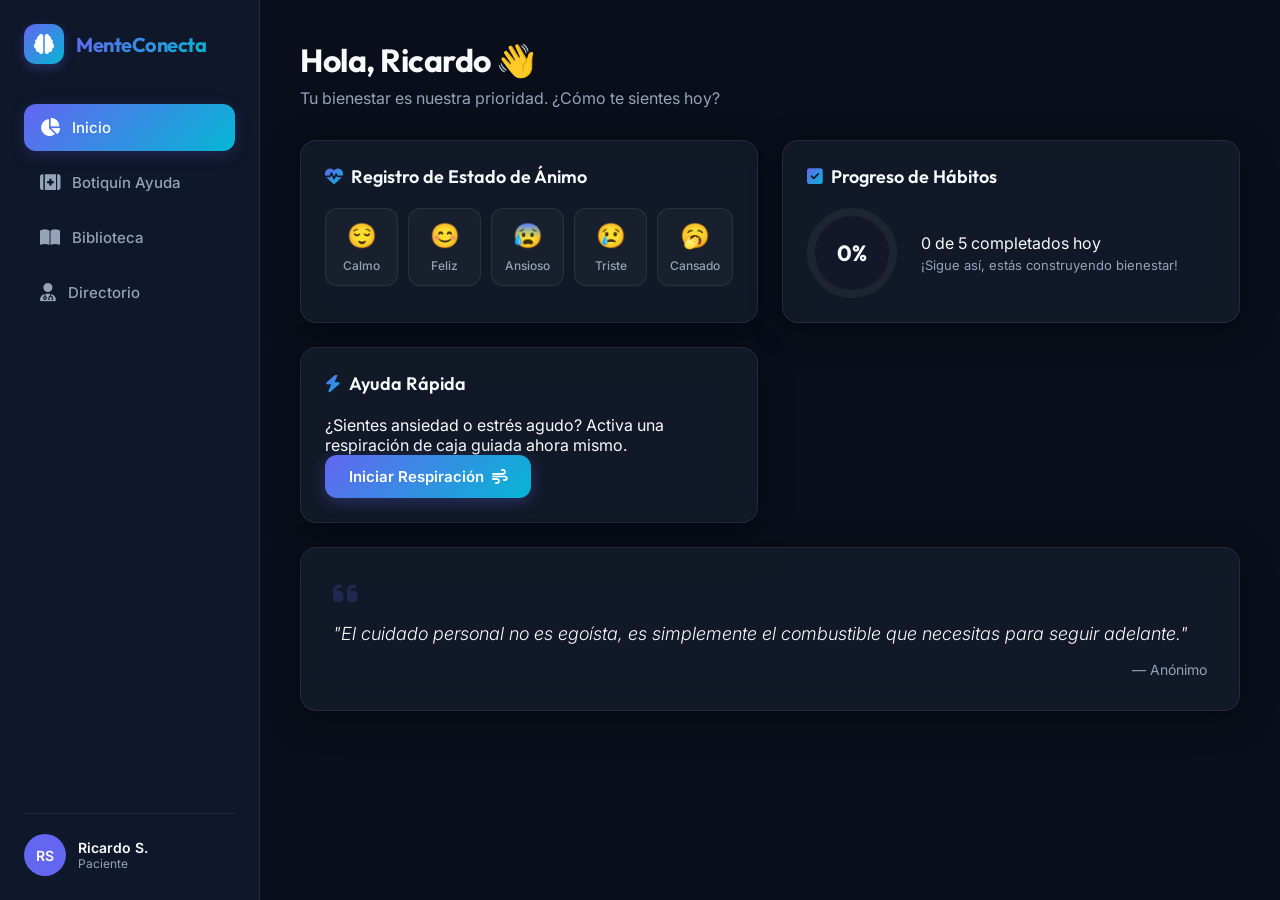
<file: index.html>
<!DOCTYPE html>
<html lang="es">
<head>
    <meta charset="UTF-8">
    <meta name="viewport" content="width=device-width, initial-scale=1.0">
    <title>Mente Conecta — Plataforma Práctica de Salud Mental</title>
    <meta name="description" content="Plataforma interactiva orientada a la autogestión de la salud mental y la terapia cognitivo-conductual (TCC).">
    
    <!-- Fonts -->
    <link rel="preconnect" href="https://fonts.googleapis.com">
    <link rel="preconnect" href="https://fonts.gstatic.com" crossorigin>
    <link href="https://fonts.googleapis.com/css2?family=Inter:wght@300;400;500;600;700&family=Outfit:wght@400;500;600;700;800&display=swap" rel="stylesheet">
    
    <!-- Icons (FontAwesome) -->
    <link rel="stylesheet" href="https://cdnjs.cloudflare.com/ajax/libs/font-awesome/6.4.0/css/all.min.css">
    
    <!-- Main Style -->
    <link rel="stylesheet" href="style.css">
</head>
<body>
    <!-- App Container -->
    <div class="app-container">
        
        <!-- Sidebar Navigation -->
        <aside class="app-sidebar">
            <div class="sidebar-brand">
                <div class="brand-logo">
                    <i class="fa-solid fa-brain"></i>
                </div>
                <span class="brand-name">MenteConecta</span>
            </div>
            
            <nav class="sidebar-nav">
                <button class="nav-btn active" data-tab="dashboard" id="nav-dashboard">
                    <i class="fa-solid fa-chart-pie"></i>
                    <span>Inicio</span>
                </button>
                <button class="nav-btn" data-tab="botiquin" id="nav-botiquin">
                    <i class="fa-solid fa-kit-medical"></i>
                    <span>Botiquín Ayuda</span>
                </button>
                <button class="nav-btn" data-tab="biblioteca" id="nav-biblioteca">
                    <i class="fa-solid fa-book-open"></i>
                    <span>Biblioteca</span>
                </button>
                <button class="nav-btn" data-tab="directorio" id="nav-directorio">
                    <i class="fa-solid fa-user-doctor"></i>
                    <span>Directorio</span>
                </button>
            </nav>
            
            <div class="sidebar-user">
                <div class="user-avatar">RS</div>
                <div class="user-info">
                    <span class="user-name">Ricardo S.</span>
                    <span class="user-role">Paciente</span>
                </div>
            </div>
        </aside>
        
        <!-- Main Content Area -->
        <main class="app-main">
            
            <!-- Dashboard Section -->
            <section id="dashboard" class="tab-content active">
                <header class="section-header">
                    <h1>Hola, Ricardo 👋</h1>
                    <p class="section-subtitle">Tu bienestar es nuestra prioridad. ¿Cómo te sientes hoy?</p>
                </header>
                
                <div class="dashboard-grid">
                    <!-- Quick Check-in -->
                    <div class="card glass checkin-card">
                        <h3><i class="fa-solid fa-heart-pulse icon-accent"></i> Registro de Estado de Ánimo</h3>
                        <div class="mood-selector">
                            <button class="mood-btn" data-mood="calmo">
                                <span class="mood-emoji">😌</span>
                                <span class="mood-label">Calmo</span>
                            </button>
                            <button class="mood-btn" data-mood="feliz">
                                <span class="mood-emoji">😊</span>
                                <span class="mood-label">Feliz</span>
                            </button>
                            <button class="mood-btn" data-mood="ansioso">
                                <span class="mood-emoji">😰</span>
                                <span class="mood-label">Ansioso</span>
                            </button>
                            <button class="mood-btn" data-mood="triste">
                                <span class="mood-emoji">😢</span>
                                <span class="mood-label">Triste</span>
                            </button>
                            <button class="mood-btn" data-mood="cansado">
                                <span class="mood-emoji">🥱</span>
                                <span class="mood-label">Cansado</span>
                            </button>
                        </div>
                        <div id="checkin-feedback" class="checkin-feedback hidden">
                            <p id="feedback-text"></p>
                        </div>
                    </div>
                    
                    <!-- Progress Card -->
                    <div class="card glass progress-card">
                        <h3><i class="fa-solid fa-square-check icon-accent"></i> Progreso de Hábitos</h3>
                        <div class="progress-container">
                            <div class="progress-ring-wrapper">
                                <div class="progress-ring-percentage" id="habits-percent">0%</div>
                            </div>
                            <div class="progress-details">
                                <p id="habits-count-text">0 de 5 completados hoy</p>
                                <span class="progress-motivation">¡Sigue así, estás construyendo bienestar!</span>
                            </div>
                        </div>
                    </div>
                    
                    <!-- Quick Action Card -->
                    <div class="card glass action-card">
                        <h3><i class="fa-solid fa-bolt icon-accent"></i> Ayuda Rápida</h3>
                        <p>¿Sientes ansiedad o estrés agudo? Activa una respiración de caja guiada ahora mismo.</p>
                        <button class="btn btn-primary" onclick="goToTab('botiquin', 'box-breathing')">
                            Iniciar Respiración <i class="fa-solid fa-wind"></i>
                        </button>
                    </div>
                    
                    <!-- Dynamic Quote Card -->
                    <div class="card glass quote-card">
                        <i class="fa-solid fa-quote-left quote-icon"></i>
                        <p class="quote-text" id="daily-quote">"El cuidado personal no es egoísta, es simplemente el combustible que necesitas para seguir adelante."</p>
                        <span class="quote-author">— Anónimo</span>
                    </div>
                </div>
            </section>
            
            <!-- Botiquín Section -->
            <section id="botiquin" class="tab-content">
                <header class="section-header">
                    <h1>Botiquín de Ayuda Inmediata</h1>
                    <p class="section-subtitle">Técnicas cognitivo-conductuales interactivas para momentos de estrés o ansiedad.</p>
                </header>
                
                <div class="sub-tab-navigation">
                    <button class="sub-btn active" data-subtab="box-breathing">Respiración Caja (4-4-4-4)</button>
                    <button class="sub-btn" data-subtab="grounding">Grounding (5-4-3-2-1)</button>
                    <button class="sub-btn" data-subtab="habits">Micro-Hábitos TCC</button>
                </div>
                
                <div class="sub-tab-content active" id="box-breathing">
                    <div class="breathing-layout">
                        <div class="breathing-card glass">
                            <div class="breathing-animation-container">
                                <div class="breathing-circle" id="breathing-circle">
                                    <div class="breathing-inner-circle">
                                        <span id="breathing-phase-text">Inhala</span>
                                        <span id="breathing-timer">4s</span>
                                    </div>
                                </div>
                            </div>
                            <div class="breathing-controls">
                                <button class="btn btn-success" id="btn-breathing-start">
                                    Iniciar <i class="fa-solid fa-play"></i>
                                </button>
                                <button class="btn btn-danger hidden" id="btn-breathing-stop">
                                    Detener <i class="fa-solid fa-stop"></i>
                                </button>
                            </div>
                        </div>
                        <div class="breathing-info glass">
                            <h3>Técnica de Respiración Cuadrada</h3>
                            <p>Esta técnica es utilizada por profesionales y fuerzas especiales para recuperar el control biológico bajo estrés severo.</p>
                            <ol class="steps-list">
                                <li><strong>Inhalar:</strong> Toma aire lentamente durante 4 segundos.</li>
                                <li><strong>Mantener:</strong> Retén el aire en tus pulmones por 4 segundos.</li>
                                <li><strong>Exhalar:</strong> Suelta el aire despacio durante 4 segundos.</li>
                                <li><strong>Mantener vacío:</strong> Espera 4 segundos antes de volver a inhalar.</li>
                            </ol>
                            <div class="info-alert">
                                <i class="fa-solid fa-circle-info"></i>
                                <span>Realizar este ciclo durante 4 o 5 repeticiones reduce drásticamente el cortisol y activa el sistema parasimpático.</span>
                            </div>
                        </div>
                    </div>
                </div>
                
                <div class="sub-tab-content" id="grounding">
                    <div class="grounding-card glass">
                        <h3>Técnica de Enraizamiento (5-4-3-2-1)</h3>
                        <p>El grounding te ayuda a salir del bucle de pensamientos ansiosos reconectándote con el presente a través de tus sentidos.</p>
                        
                        <div class="grounding-wizard">
                            <!-- Progress Bar -->
                            <div class="grounding-progress">
                                <div class="grounding-progress-bar" id="grounding-progress-bar"></div>
                            </div>
                            
                            <!-- Step Contents -->
                            <div class="grounding-step active" data-step="1">
                                <h4><span class="step-num">5</span> Cosas que puedes VER a tu alrededor</h4>
                                <p class="step-desc">Identifica detalles visuales: un cuadro, una planta, una mancha en la pared, etc.</p>
                                <div class="input-group">
                                    <input type="text" placeholder="1. Veo..." class="grounding-input">
                                    <input type="text" placeholder="2. Veo..." class="grounding-input">
                                    <input type="text" placeholder="3. Veo..." class="grounding-input">
                                    <input type="text" placeholder="4. Veo..." class="grounding-input">
                                    <input type="text" placeholder="5. Veo..." class="grounding-input">
                                </div>
                            </div>
                            
                            <div class="grounding-step" data-step="2">
                                <h4><span class="step-num">4</span> Cosas que puedes TOCAR o SENTIR</h4>
                                <p class="step-desc">Siente las texturas: tu ropa, la brisa en tu piel, el peso de tu cuerpo en la silla.</p>
                                <div class="input-group">
                                    <input type="text" placeholder="1. Siento..." class="grounding-input">
                                    <input type="text" placeholder="2. Siento..." class="grounding-input">
                                    <input type="text" placeholder="3. Siento..." class="grounding-input">
                                    <input type="text" placeholder="4. Siento..." class="grounding-input">
                                </div>
                            </div>
                            
                            <div class="grounding-step" data-step="3">
                                <h4><span class="step-num">3</span> Cosas que puedes ESCUCHAR</h4>
                                <p class="step-desc">Presta atención a sonidos lejanos o cercanos: el viento, el tráfico, la nevera.</p>
                                <div class="input-group">
                                    <input type="text" placeholder="1. Escucho..." class="grounding-input">
                                    <input type="text" placeholder="2. Escucho..." class="grounding-input">
                                    <input type="text" placeholder="3. Escucho..." class="grounding-input">
                                </div>
                            </div>
                            
                            <div class="grounding-step" data-step="4">
                                <h4><span class="step-num">2</span> Cosas que puedes OLER</h4>
                                <p class="step-desc">Busca olores en el aire, o huele tu propia manga, jabón o café.</p>
                                <div class="input-group">
                                    <input type="text" placeholder="1. Huelo..." class="grounding-input">
                                    <input type="text" placeholder="2. Huelo..." class="grounding-input">
                                </div>
                            </div>
                            
                            <div class="grounding-step" data-step="5">
                                <h4><span class="step-num">1</span> Cosa que puedes SABOREAR</h4>
                                <p class="step-desc">Un chicle, el sabor residual de tu pasta de dientes o traga saliva conscientemente.</p>
                                <div class="input-group">
                                    <input type="text" placeholder="1. Saboreo..." class="grounding-input">
                                </div>
                            </div>
                            
                            <div class="grounding-step" data-step="result">
                                <div class="grounding-completed-animation">
                                    <i class="fa-solid fa-circle-check completed-icon"></i>
                                    <h4>Técnica Completada</h4>
                                    <p>Has prestado atención plena a tu entorno físico. Respira hondo y siente cómo tu cuerpo se asienta de nuevo en el presente.</p>
                                    <button class="btn btn-primary" id="btn-grounding-restart">Reiniciar Técnica</button>
                                </div>
                            </div>
                            
                            <!-- Wizard Controls -->
                            <div class="grounding-controls">
                                <button class="btn btn-secondary hidden" id="btn-grounding-prev">Anterior</button>
                                <button class="btn btn-primary" id="btn-grounding-next">Siguiente</button>
                            </div>
                        </div>
                    </div>
                </div>
                
                <div class="sub-tab-content" id="habits">
                    <div class="habits-card glass">
                        <div class="habits-header">
                            <div>
                                <h3>Micro-Hábitos de Bienestar TCC</h3>
                                <p>Hábitos sencillos y diarios validados clínicamente para modular tus estados de ansiedad y depresión.</p>
                            </div>
                            <div class="habits-progress-bar-container">
                                <div class="habits-percentage" id="habits-card-percent">0%</div>
                                <div class="habits-bar-outer">
                                    <div class="habits-bar-inner" id="habits-card-bar"></div>
                                </div>
                            </div>
                        </div>
                        
                        <div class="habits-list">
                            <label class="habit-item">
                                <input type="checkbox" class="habit-checkbox" data-habit-id="h1">
                                <span class="custom-checkbox"></span>
                                <div class="habit-text">
                                    <strong>Higiene de Sueño (7-8 hrs)</strong>
                                    <span>Ir a dormir a la misma hora, apagando pantallas 30 mins antes.</span>
                                </div>
                            </label>
                            
                            <label class="habit-item">
                                <input type="checkbox" class="habit-checkbox" data-habit-id="h2">
                                <span class="custom-checkbox"></span>
                                <div class="habit-text">
                                    <strong>Estiramiento o Yoga Matutino (10 min)</strong>
                                    <span>Activa tu cuerpo y libera rigidez física al despertar.</span>
                                </div>
                            </label>
                            
                            <label class="habit-item">
                                <input type="checkbox" class="habit-checkbox" data-habit-id="h3">
                                <span class="custom-checkbox"></span>
                                <div class="habit-text">
                                    <strong>Registro de Pensamientos TCC</strong>
                                    <span>Anota un pensamiento disfuncional del día y busca una alternativa objetiva.</span>
                                </div>
                            </label>
                            
                            <label class="habit-item">
                                <input type="checkbox" class="habit-checkbox" data-habit-id="h4">
                                <span class="custom-checkbox"></span>
                                <div class="habit-text">
                                    <strong>Paseo al Aire Libre (15 min)</strong>
                                    <span>Permite que la luz solar y el aire fresco regulen tus ritmos circadianos.</span>
                                </div>
                            </label>
                            
                            <label class="habit-item">
                                <input type="checkbox" class="habit-checkbox" data-habit-id="h5">
                                <span class="custom-checkbox"></span>
                                <div class="habit-text">
                                    <strong>Diario de Gratitud</strong>
                                    <span>Escribe 3 cosas por las que estés agradecido el día de hoy.</span>
                                </div>
                            </label>
                        </div>
                        
                        <button class="btn btn-secondary btn-sm" id="btn-habits-reset">Restablecer Todo</button>
                    </div>
                </div>
            </section>
            
            <!-- Biblioteca Section -->
            <section id="biblioteca" class="tab-content">
                <header class="section-header">
                    <h1>Biblioteca Práctica y Recursos</h1>
                    <p class="section-subtitle">Material descargable e infografías clínicas sobre salud mental y bienestar.</p>
                </header>
                
                <div class="resources-container">
                    
                    <div class="resources-section">
                        <h2>Fichas de Autoayuda (Descargables)</h2>
                        <div class="resources-grid">
                            <div class="resource-card glass">
                                <div class="resource-icon"><i class="fa-solid fa-file-pdf"></i></div>
                                <div class="resource-info-block">
                                    <h4>Guía Práctica de Gestión de la Ansiedad</h4>
                                    <p>Herramientas y técnicas para regular el pánico y la ansiedad generalizada.</p>
                                    <button class="btn btn-outline btn-sm" onclick="downloadResource('guia-ansiedad')">
                                        Descargar Guía <i class="fa-solid fa-download"></i>
                                    </button>
                                </div>
                            </div>
                            
                            <div class="resource-card glass">
                                <div class="resource-icon"><i class="fa-solid fa-file-pdf"></i></div>
                                <div class="resource-info-block">
                                    <h4>Pauta de Higiene del Sueño</h4>
                                    <p>Recomendaciones clínicas para combatir el insomnio de forma progresiva.</p>
                                    <button class="btn btn-outline btn-sm" onclick="downloadResource('higiene-sueno')">
                                        Descargar Guía <i class="fa-solid fa-download"></i>
                                    </button>
                                </div>
                            </div>
                            
                            <div class="resource-card glass">
                                <div class="resource-icon"><i class="fa-solid fa-file-pdf"></i></div>
                                <div class="resource-info-block">
                                    <h4>Plantilla de Registro Diario de Pensamientos</h4>
                                    <p>Estructura paso a paso de TCC para deconstruir creencias automáticas negativas.</p>
                                    <button class="btn btn-outline btn-sm" onclick="downloadResource('registro-tcc')">
                                        Descargar Guía <i class="fa-solid fa-download"></i>
                                    </button>
                                </div>
                            </div>
                        </div>
                    </div>
                    
                    <div class="resources-section">
                        <h2>Librería Recomendada</h2>
                        <p class="section-desc">Selección de lecturas de divulgación científica en psicología validadas clínicamente.</p>
                        <div class="books-grid">
                            <div class="book-card glass">
                                <div class="book-cover">
                                    <i class="fa-solid fa-book"></i>
                                </div>
                                <div class="book-details">
                                    <h4>El Sentido de la Vida</h4>
                                    <span class="book-author">Viktor E. Frankl</span>
                                    <p>Una exploración profunda sobre la logoterapia y cómo encontrar significado ante la adversidad extrema.</p>
                                    <a href="https://amzn.to/example-sentido-vida" target="_blank" class="book-link">
                                        Ver en Amazon <i class="fa-solid fa-arrow-up-right-from-square"></i>
                                    </a>
                                </div>
                            </div>
                            
                            <div class="book-card glass">
                                <div class="book-cover">
                                    <i class="fa-solid fa-book"></i>
                                </div>
                                <div class="book-details">
                                    <h4>Sentirse Bien</h4>
                                    <span class="book-author">David D. Burns</span>
                                    <p>La biblia de autoayuda basada en Terapia Cognitivo Conductual para superar el sesgo cognitivo depresivo.</p>
                                    <a href="https://amzn.to/example-sentirse-bien" target="_blank" class="book-link">
                                        Ver en Amazon <i class="fa-solid fa-arrow-up-right-from-square"></i>
                                    </a>
                                </div>
                            </div>
                        </div>
                    </div>
                </div>
            </section>
            
            <!-- Directorio Section -->
            <section id="directorio" class="tab-content">
                <header class="section-header">
                    <h1>Directorio de Profesionales</h1>
                    <p class="section-subtitle">Encuentra psicólogos, terapeutas y coaches disponibles para sesiones clínicas.</p>
                </header>
                
                <div class="directory-filter-bar glass">
                    <div class="search-input-wrapper">
                        <i class="fa-solid fa-magnifying-glass search-icon"></i>
                        <input type="text" id="directory-search" placeholder="Buscar por nombre o especialidad...">
                    </div>
                    
                    <div class="filters-wrapper">
                        <select id="specialty-filter">
                            <option value="">Todas las Especialidades</option>
                            <option value="Terapia Cognitivo Conductual">Terapia Cognitivo Conductual</option>
                            <option value="Ansiedad y Depresión">Ansiedad y Depresión</option>
                            <option value="Terapia de Aceptación y Compromiso">Terapia de Aceptación (ACT)</option>
                            <option value="Mindfulness y Estrés">Mindfulness y Estrés</option>
                            <option value="Psicología Clínica Juvenil">Clínica Juvenil</option>
                        </select>
                        
                        <label class="filter-checkbox-label">
                            <input type="checkbox" id="volunteer-filter">
                            <span>Solo Voluntarios</span>
                        </label>
                    </div>
                </div>
                
                <div class="directory-grid" id="directory-grid">
                    <!-- Cards will be dynamically rendered here -->
                </div>
            </section>
            
        </main>
        
    </div>

    <!-- Hidden Printer Container for Guides -->
    <div id="print-template" style="display: none;">
        <div class="print-container">
            <h1 id="print-title"></h1>
            <div id="print-content"></div>
        </div>
    </div>

    <!-- Main JavaScript Logic -->
    <script src="script.js"></script>
</body>
</html>
</file>
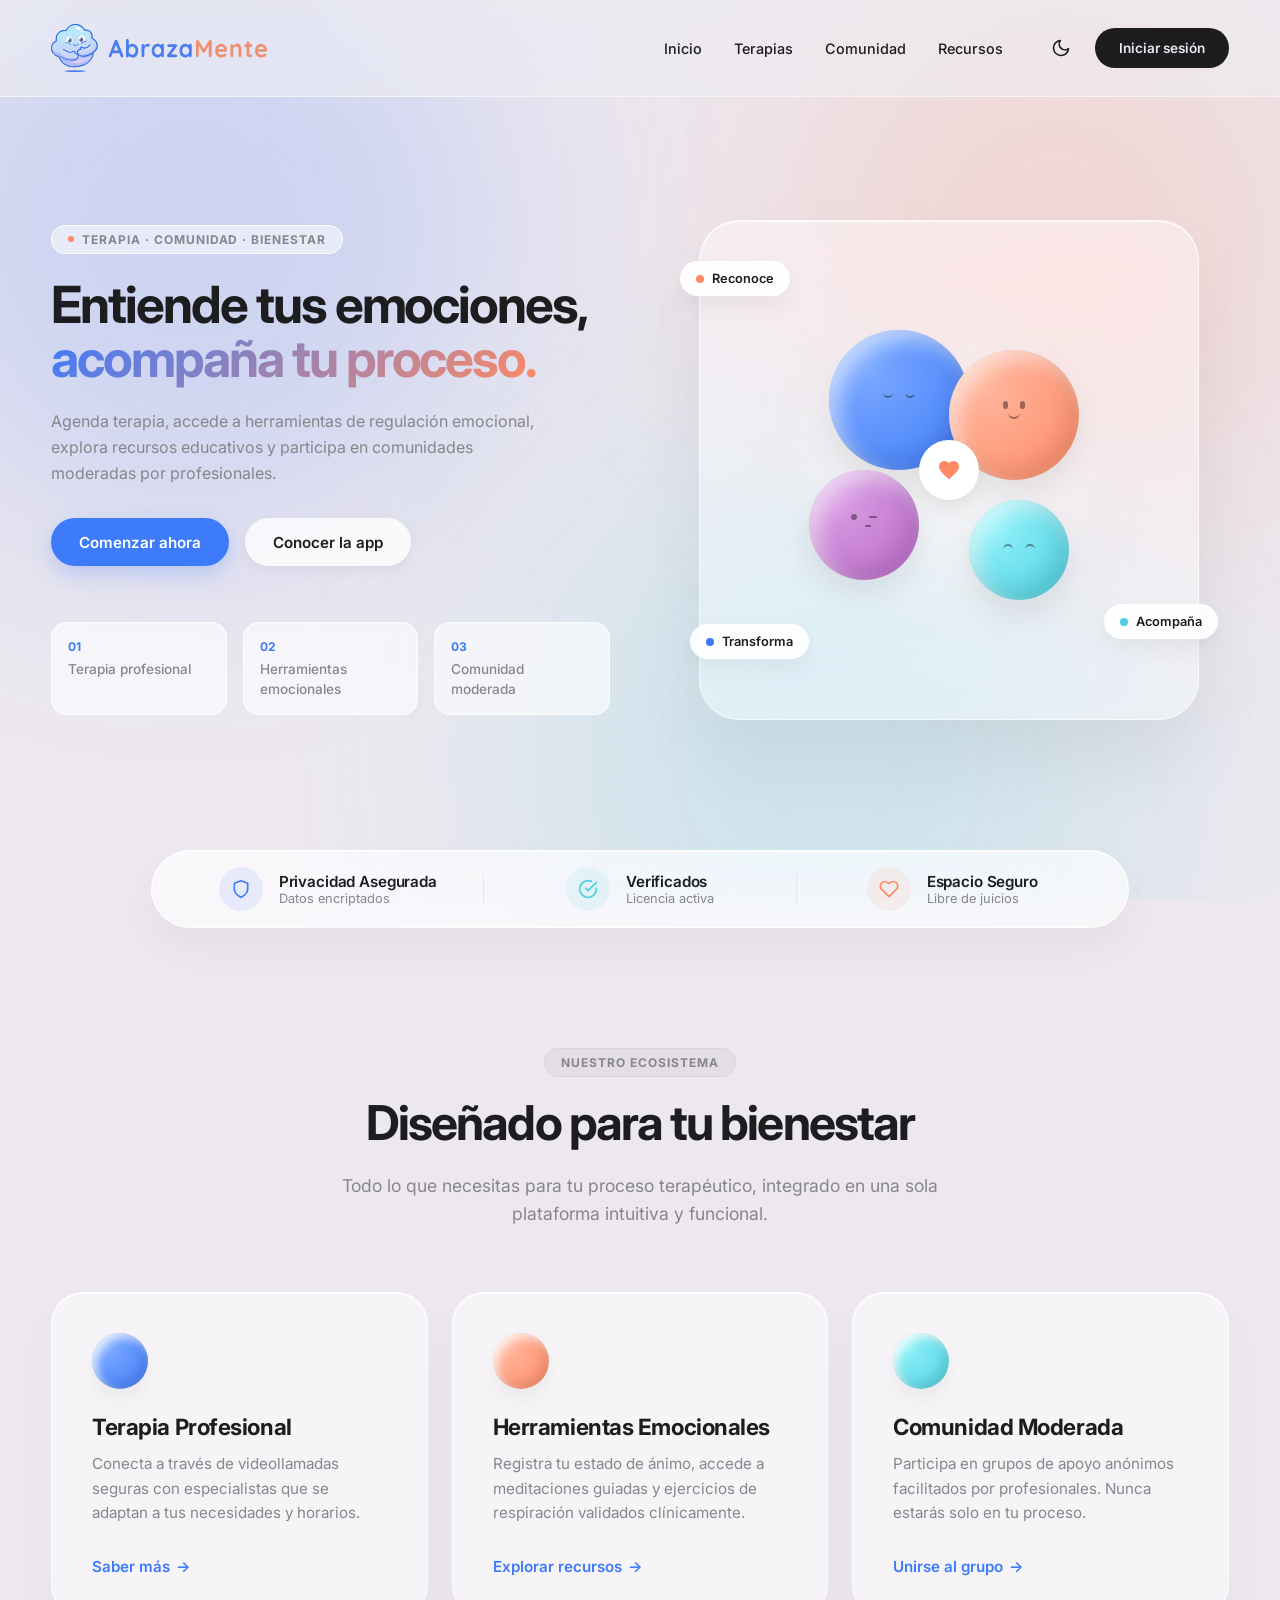
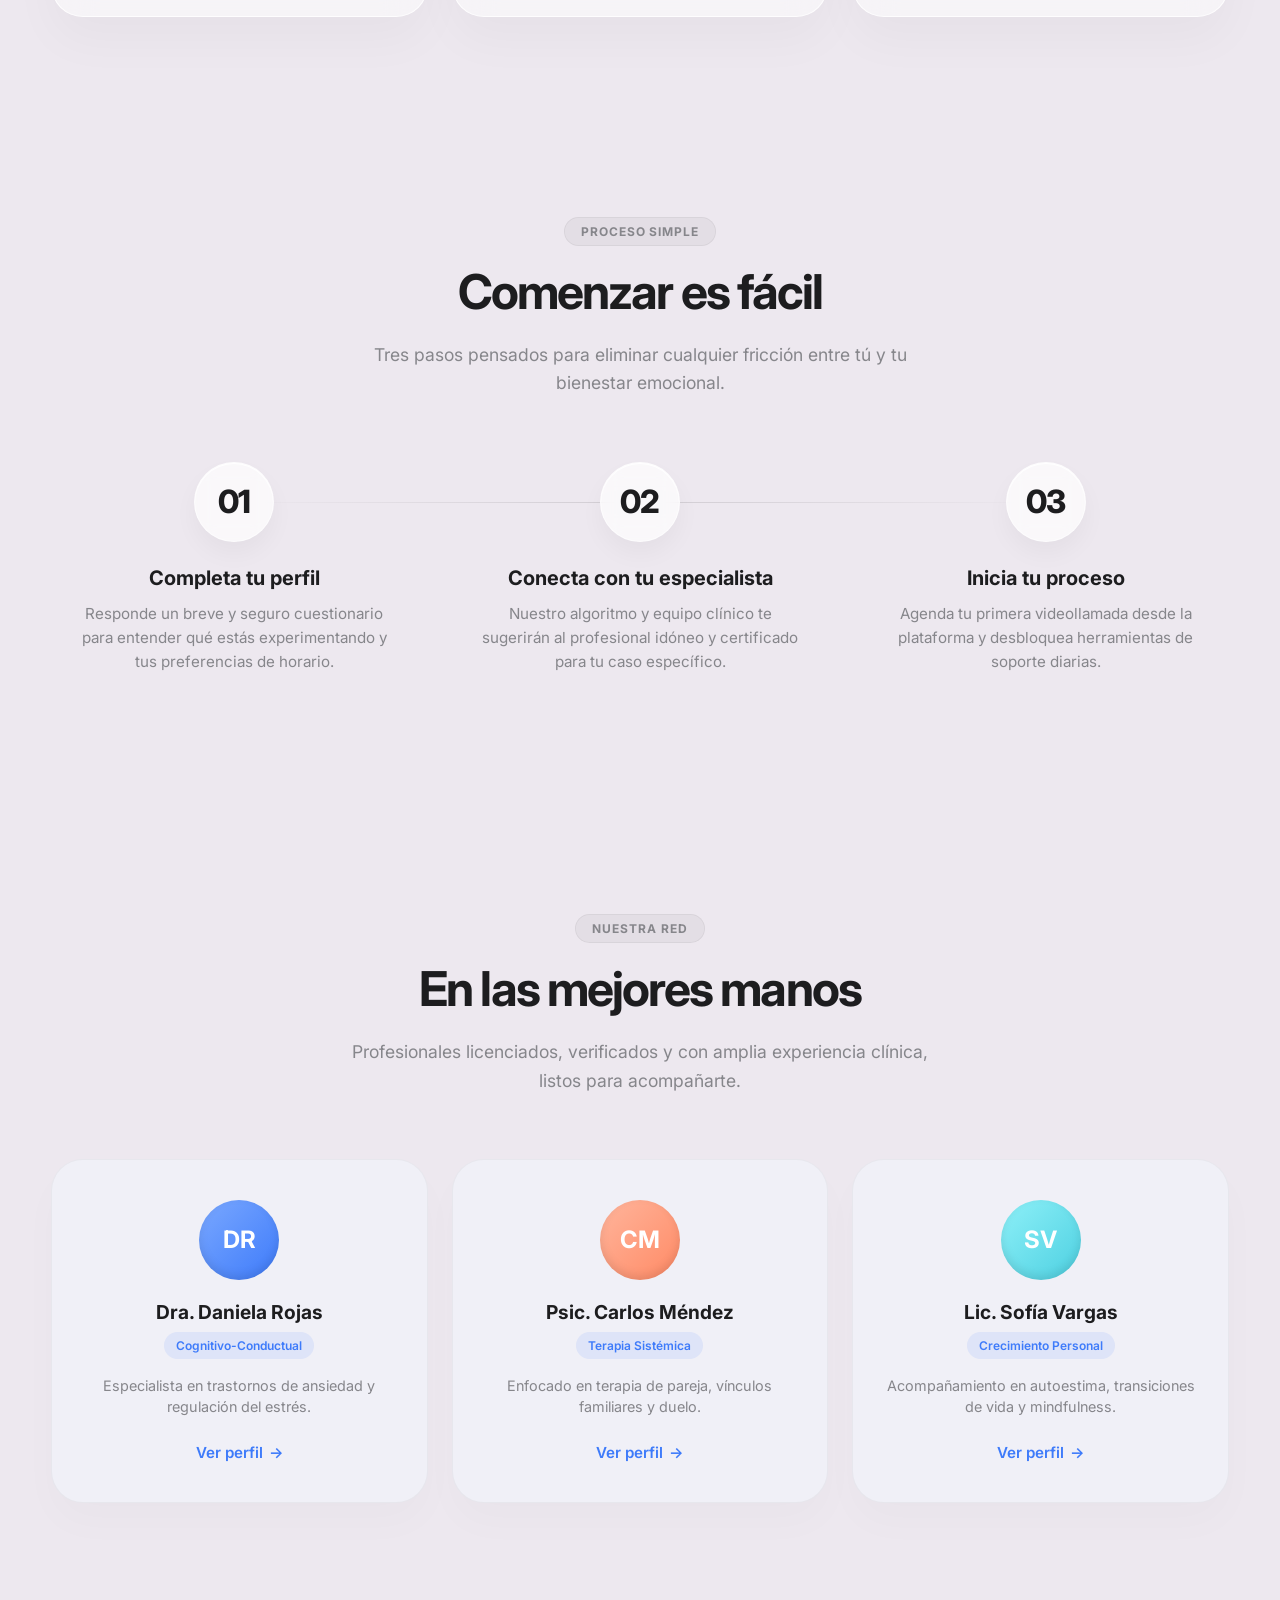
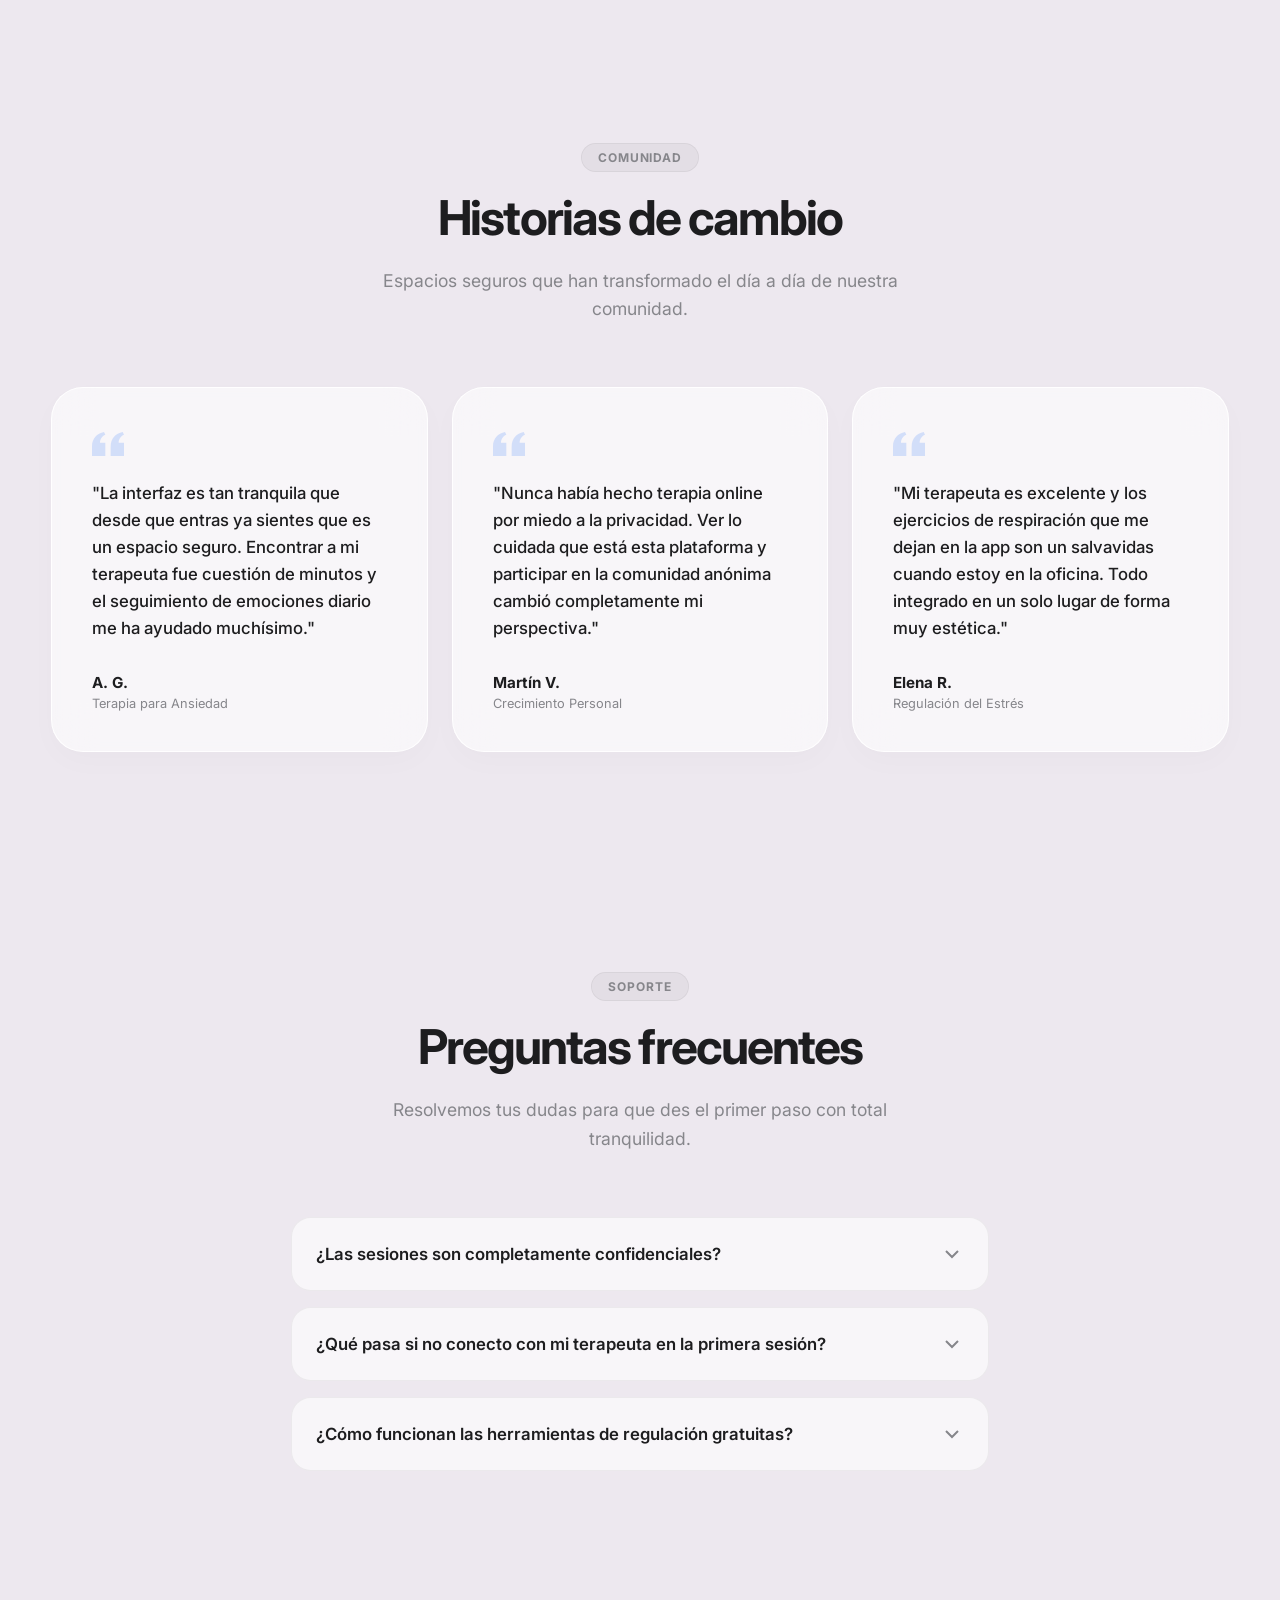
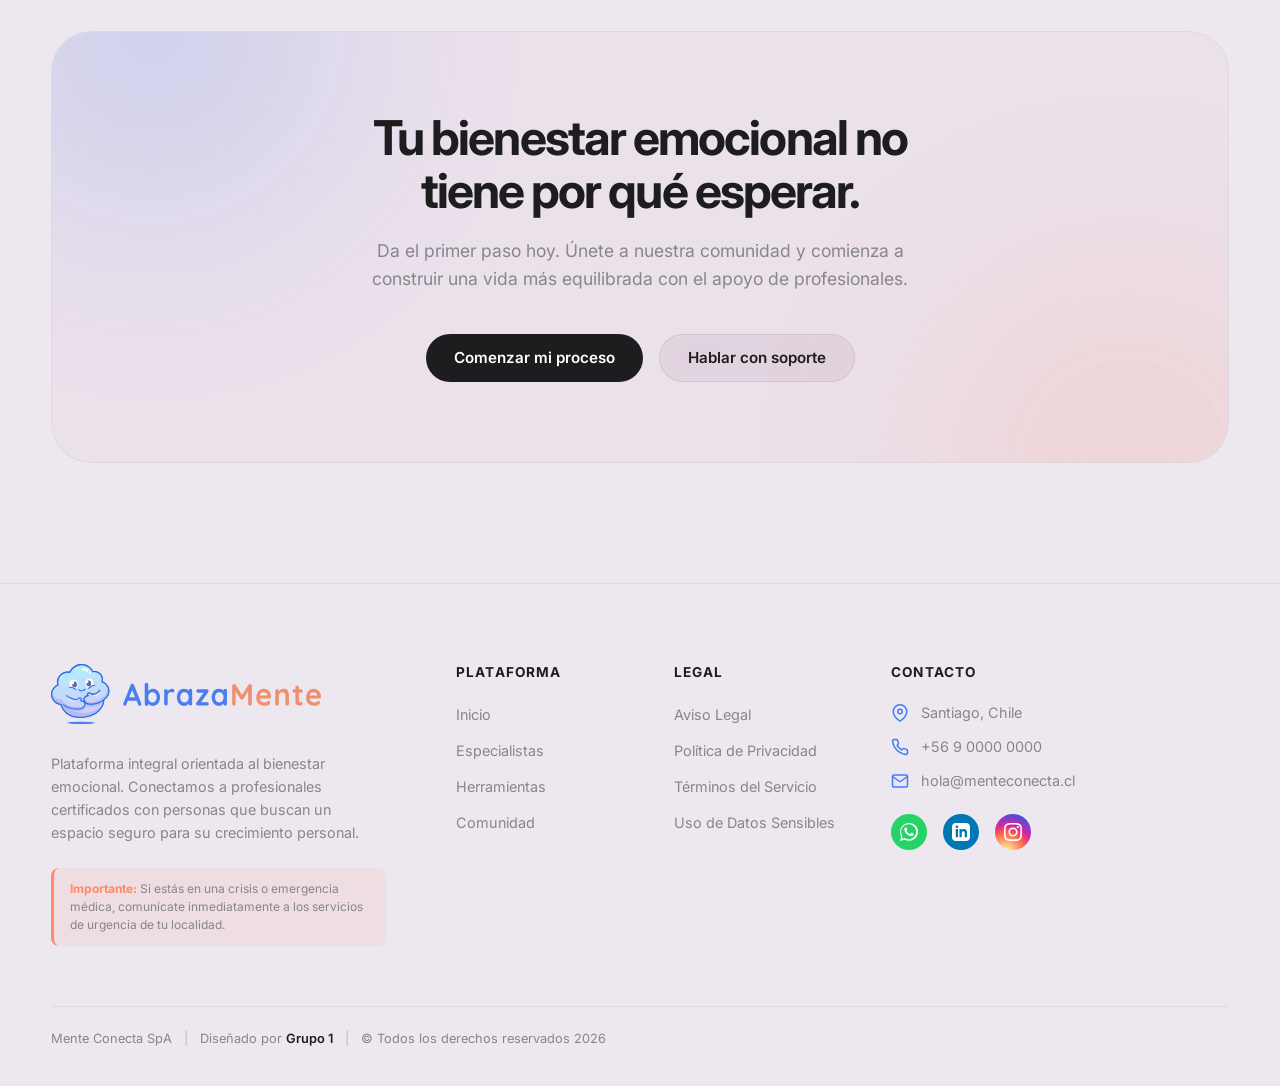
<file: frontend/public/index.html>
<!DOCTYPE html>
<html lang="es">
<head>
  <meta charset="UTF-8" />
  <meta name="viewport" content="width=device-width, initial-scale=1.0" />
  <title>AbrazaMente</title>
  <link href="https://fonts.googleapis.com/css2?family=Inter:wght@400;500;600;700&display=swap" rel="stylesheet">
  <link rel="stylesheet" href="../src/styles/global.css"/>
</head>
<body>

  <div id="header-container"></div>

  <section class="apple-hero">
    <div class="mesh-background">
      <div class="mesh-blob blob-blue"></div>
      <div class="mesh-blob blob-orange"></div>
      <div class="mesh-blob blob-teal"></div>
    </div>

    <div class="hero-container">
      <div class="text-column">
        <div class="eyebrow">
          <span class="eyebrow-dot"></span>
          Terapia · Comunidad · Bienestar
        </div>

        <h1>
          Entiende tus emociones,
          <br>
          <span class="gradient-text">acompaña tu proceso.</span>
        </h1>

        <p class="subtitle">
          Agenda terapia, accede a herramientas de regulación emocional, explora recursos educativos y participa en comunidades moderadas por profesionales.
        </p>

        <div class="actions">
          <a href="#" class="btn-primary">Comenzar ahora</a>
          <a href="#" class="btn-secondary">Conocer la app</a>
        </div>

        <div class="feature-cards">
          <div class="feat-card">
            <span class="feat-num">01</span>
            <span class="feat-text">Terapia profesional</span>
          </div>
          <div class="feat-card">
            <span class="feat-num">02</span>
            <span class="feat-text">Herramientas emocionales</span>
          </div>
          <div class="feat-card">
            <span class="feat-num">03</span>
            <span class="feat-text">Comunidad moderada</span>
          </div>
        </div>
      </div>

      <div class="visual-column">
        <div class="premium-glass-card">
          <div class="floating-badge badge-top-left">
            <span class="dot orange"></span> Reconoce
          </div>
          <div class="floating-badge badge-bottom-left">
            <span class="dot blue"></span> Transforma
          </div>
          <div class="floating-badge badge-bottom-right">
            <span class="dot teal"></span> Acompaña
          </div>

          <div class="emotion-cluster">
            <div class="cluster-backdrop"></div>
            
            <div class="orb orb-blue" data-emotion="Calma">
              <div class="orb-face face-calma">
                <span class="eye"></span><span class="eye"></span>
              </div>
            </div>
            
            <div class="orb orb-purple" data-emotion="Reflexión">
              <div class="orb-face face-reflexion">
                <div class="eyes-row"><span class="eye"></span><span class="eye"></span></div>
                <div class="mouth"></div>
              </div>
            </div>
            
            <div class="orb orb-orange" data-emotion="Energía">
              <div class="orb-face face-energia">
                <div class="eyes-row"><span class="eye"></span><span class="eye"></span></div>
                <div class="mouth"></div>
              </div>
            </div>
            
            <div class="orb orb-teal" data-emotion="Serenidad">
              <div class="orb-face face-serenidad">
                <span class="eye"></span><span class="eye"></span>
              </div>
            </div>

            <div class="center-heart-orb">
              <svg viewBox="0 0 24 24" fill="currentColor" class="heart-icon">
                <path d="M12 21.35l-1.45-1.32C5.4 15.36 2 12.28 2 8.5 2 5.42 4.42 3 7.5 3c1.74 0 3.41.81 4.5 2.09C13.09 3.81 14.76 3 16.5 3 19.58 3 22 5.42 22 8.5c0 3.78-3.4 6.86-8.55 11.54L12 21.35z"/>
              </svg>
            </div>
          </div>
        </div>
      </div>
    </div>
  </section>

  <div class="trust-wrapper">
    <div class="trust-glass-pill">
      
      <div class="trust-item">
        <div class="trust-icon-box">
          <svg viewBox="0 0 24 24" fill="none" stroke="currentColor" stroke-width="2" stroke-linecap="round" stroke-linejoin="round"><path d="M12 22s8-4 8-10V5l-8-3-8 3v7c0 6 8 10 8 10z"></path></svg>
        </div>
        <div class="trust-text">
          <strong>Privacidad Asegurada</strong>
          <span>Datos encriptados</span>
        </div>
      </div>

      <div class="divider"></div>

      <div class="trust-item">
        <div class="trust-icon-box blue">
          <svg viewBox="0 0 24 24" fill="none" stroke="currentColor" stroke-width="2" stroke-linecap="round" stroke-linejoin="round"><path d="M22 11.08V12a10 10 0 1 1-5.93-9.14"></path><polyline points="22 4 12 14.01 9 11.01"></polyline></svg>
        </div>
        <div class="trust-text">
          <strong>Verificados</strong>
          <span>Licencia activa</span>
        </div>
      </div>

      <div class="divider"></div>

      <div class="trust-item">
        <div class="trust-icon-box orange">
          <svg viewBox="0 0 24 24" fill="none" stroke="currentColor" stroke-width="2" stroke-linecap="round" stroke-linejoin="round"><path d="M20.84 4.61a5.5 5.5 0 0 0-7.78 0L12 5.67l-1.06-1.06a5.5 5.5 0 0 0-7.78 7.78l1.06 1.06L12 21.23l7.78-7.78 1.06-1.06a5.5 5.5 0 0 0 0-7.78z"></path></svg>
        </div>
        <div class="trust-text">
          <strong>Espacio Seguro</strong>
          <span>Libre de juicios</span>
        </div>
      </div>

    </div>
  </div>

  <section class="services-section">
    <div class="section-header">
      <div class="eyebrow center">Nuestro Ecosistema</div>
      <h2 class="section-title">Diseñado para tu bienestar</h2>
      <p class="section-subtitle">Todo lo que necesitas para tu proceso terapéutico, integrado en una sola plataforma intuitiva y funcional.</p>
    </div>

    <div class="bento-grid">
      <div class="bento-card">
        <div class="card-icon-wrapper">
          <div class="volumetric-orb orb-blue-small"></div>
        </div>
        <h3>Terapia Profesional</h3>
        <p>Conecta a través de videollamadas seguras con especialistas que se adaptan a tus necesidades y horarios.</p>
        <a href="#" class="card-link">Saber más <span>→</span></a>
      </div>

      <div class="bento-card">
        <div class="card-icon-wrapper">
          <div class="volumetric-orb orb-orange-small"></div>
        </div>
        <h3>Herramientas Emocionales</h3>
        <p>Registra tu estado de ánimo, accede a meditaciones guiadas y ejercicios de respiración validados clínicamente.</p>
        <a href="#" class="card-link">Explorar recursos <span>→</span></a>
      </div>

      <div class="bento-card">
        <div class="card-icon-wrapper">
          <div class="volumetric-orb orb-teal-small"></div>
        </div>
        <h3>Comunidad Moderada</h3>
        <p>Participa en grupos de apoyo anónimos facilitados por profesionales. Nunca estarás solo en tu proceso.</p>
        <a href="#" class="card-link">Unirse al grupo <span>→</span></a>
      </div>
    </div>
  </section>

  <section class="how-it-works-section">
    <div class="section-header reveal">
      <div class="eyebrow center">Proceso Simple</div>
      <h2 class="section-title">Comenzar es fácil</h2>
      <p class="section-subtitle">Tres pasos pensados para eliminar cualquier fricción entre tú y tu bienestar emocional.</p>
    </div>

    <div class="steps-grid">
      <div class="step-card reveal">
        <span class="step-number">01</span>
        <h3>Completa tu perfil</h3>
        <p>Responde un breve y seguro cuestionario para entender qué estás experimentando y tus preferencias de horario.</p>
      </div>
      <div class="step-card reveal" style="transition-delay: 0.1s;">
        <span class="step-number">02</span>
        <h3>Conecta con tu especialista</h3>
        <p>Nuestro algoritmo y equipo clínico te sugerirán al profesional idóneo y certificado para tu caso específico.</p>
      </div>
      <div class="step-card reveal" style="transition-delay: 0.2s;">
        <span class="step-number">03</span>
        <h3>Inicia tu proceso</h3>
        <p>Agenda tu primera videollamada desde la plataforma y desbloquea herramientas de soporte diarias.</p>
      </div>
    </div>
  </section>

  <section class="specialists-section">
    <div class="section-header reveal">
      <div class="eyebrow center">Nuestra Red</div>
      <h2 class="section-title">En las mejores manos</h2>
      <p class="section-subtitle">Profesionales licenciados, verificados y con amplia experiencia clínica, listos para acompañarte.</p>
    </div>

    <div class="specialists-grid">
      <div class="specialist-card reveal">
        <div class="avatar-circle avatar-blue">DR</div>
        <div class="specialist-info">
          <h3>Dra. Daniela Rojas</h3>
          <span class="specialty-tag">Cognitivo-Conductual</span>
          <p>Especialista en trastornos de ansiedad y regulación del estrés.</p>
          <a href="#" class="card-link">Ver perfil <span>→</span></a>
        </div>
      </div>
      
      <div class="specialist-card reveal" style="transition-delay: 0.1s;">
        <div class="avatar-circle avatar-orange">CM</div>
        <div class="specialist-info">
          <h3>Psic. Carlos Méndez</h3>
          <span class="specialty-tag">Terapia Sistémica</span>
          <p>Enfocado en terapia de pareja, vínculos familiares y duelo.</p>
          <a href="#" class="card-link">Ver perfil <span>→</span></a>
        </div>
      </div>

      <div class="specialist-card reveal" style="transition-delay: 0.2s;">
        <div class="avatar-circle avatar-teal">SV</div>
        <div class="specialist-info">
          <h3>Lic. Sofía Vargas</h3>
          <span class="specialty-tag">Crecimiento Personal</span>
          <p>Acompañamiento en autoestima, transiciones de vida y mindfulness.</p>
          <a href="#" class="card-link">Ver perfil <span>→</span></a>
        </div>
      </div>
    </div>
  </section>

  <section class="testimonials-section">
    <div class="section-header reveal">
      <div class="eyebrow center">Comunidad</div>
      <h2 class="section-title">Historias de cambio</h2>
      <p class="section-subtitle">Espacios seguros que han transformado el día a día de nuestra comunidad.</p>
    </div>

    <div class="testimonials-grid">
      <div class="testimonial-card reveal">
        <svg class="quote-icon" viewBox="0 0 24 24" fill="currentColor"><path d="M14.017 21v-7.391c0-5.704 3.731-9.57 8.983-10.609l.995 2.151c-2.432.917-3.995 3.638-3.995 5.849h4v10h-9.983zm-14.017 0v-7.391c0-5.704 3.748-9.57 9-10.609l.996 2.151c-2.433.917-3.996 3.638-3.996 5.849h3.983v10h-9.983z"/></svg>
        <p class="testimonial-text">"La interfaz es tan tranquila que desde que entras ya sientes que es un espacio seguro. Encontrar a mi terapeuta fue cuestión de minutos y el seguimiento de emociones diario me ha ayudado muchísimo."</p>
        <div class="testimonial-author">
          <strong>A. G.</strong>
          <span>Terapia para Ansiedad</span>
        </div>
      </div>

      <div class="testimonial-card reveal" style="transition-delay: 0.1s;">
        <svg class="quote-icon" viewBox="0 0 24 24" fill="currentColor"><path d="M14.017 21v-7.391c0-5.704 3.731-9.57 8.983-10.609l.995 2.151c-2.432.917-3.995 3.638-3.995 5.849h4v10h-9.983zm-14.017 0v-7.391c0-5.704 3.748-9.57 9-10.609l.996 2.151c-2.433.917-3.996 3.638-3.996 5.849h3.983v10h-9.983z"/></svg>
        <p class="testimonial-text">"Nunca había hecho terapia online por miedo a la privacidad. Ver lo cuidada que está esta plataforma y participar en la comunidad anónima cambió completamente mi perspectiva."</p>
        <div class="testimonial-author">
          <strong>Martín V.</strong>
          <span>Crecimiento Personal</span>
        </div>
      </div>

      <div class="testimonial-card reveal" style="transition-delay: 0.2s;">
        <svg class="quote-icon" viewBox="0 0 24 24" fill="currentColor"><path d="M14.017 21v-7.391c0-5.704 3.731-9.57 8.983-10.609l.995 2.151c-2.432.917-3.995 3.638-3.995 5.849h4v10h-9.983zm-14.017 0v-7.391c0-5.704 3.748-9.57 9-10.609l.996 2.151c-2.433.917-3.996 3.638-3.996 5.849h3.983v10h-9.983z"/></svg>
        <p class="testimonial-text">"Mi terapeuta es excelente y los ejercicios de respiración que me dejan en la app son un salvavidas cuando estoy en la oficina. Todo integrado en un solo lugar de forma muy estética."</p>
        <div class="testimonial-author">
          <strong>Elena R.</strong>
          <span>Regulación del Estrés</span>
        </div>
      </div>
    </div>
  </section>

  <section class="faq-section">
    <div class="section-header reveal">
      <div class="eyebrow center">Soporte</div>
      <h2 class="section-title">Preguntas frecuentes</h2>
      <p class="section-subtitle">Resolvemos tus dudas para que des el primer paso con total tranquilidad.</p>
    </div>

    <div class="faq-container reveal">
      
      <div class="faq-item">
        <button class="faq-question">
          <span>¿Las sesiones son completamente confidenciales?</span>
          <div class="faq-icon">
            <svg viewBox="0 0 24 24" fill="none" stroke="currentColor" stroke-width="2"><path d="M6 9l6 6 6-6"></path></svg>
          </div>
        </button>
        <div class="faq-answer">
          <p>Absolutamente. Cumplimos con los más altos estándares de protección de datos médicos. Todas tus videollamadas, mensajes y registros emocionales están encriptados de extremo a extremo.</p>
        </div>
      </div>

      <div class="faq-item">
        <button class="faq-question">
          <span>¿Qué pasa si no conecto con mi terapeuta en la primera sesión?</span>
          <div class="faq-icon">
            <svg viewBox="0 0 24 24" fill="none" stroke="currentColor" stroke-width="2"><path d="M6 9l6 6 6-6"></path></svg>
          </div>
        </button>
        <div class="faq-answer">
          <p>Es completamente normal. El vínculo terapéutico es vital. Por eso, ofrecemos una "Garantía de Conexión": si no te sientes cómodo, puedes cambiar de especialista sin costo adicional y sin dar explicaciones.</p>
        </div>
      </div>

      <div class="faq-item">
        <button class="faq-question">
          <span>¿Cómo funcionan las herramientas de regulación gratuitas?</span>
          <div class="faq-icon">
            <svg viewBox="0 0 24 24" fill="none" stroke="currentColor" stroke-width="2"><path d="M6 9l6 6 6-6"></path></svg>
          </div>
        </button>
        <div class="faq-answer">
          <p>Al crear tu cuenta, tendrás acceso inmediato a un panel con ejercicios de respiración, un diario emocional y meditaciones guiadas, diseñados para ayudarte en momentos de ansiedad o estrés diario, independientemente de si tienes una sesión agendada.</p>
        </div>
      </div>

    </div>
  </section>

  <section class="cta-section reveal">
    <div class="cta-container">
      <div class="cta-glow glow-blue"></div>
      <div class="cta-glow glow-orange"></div>

      <div class="cta-content">
        <h2>Tu bienestar emocional no tiene por qué esperar.</h2>
        <p>Da el primer paso hoy. Únete a nuestra comunidad y comienza a construir una vida más equilibrada con el apoyo de profesionales.</p>
        
        <div class="cta-actions">
          <a href="#" class="btn-primary-dark">Comenzar mi proceso</a>
          <a href="#" class="btn-secondary-dark">Hablar con soporte</a>
        </div>
      </div>
    </div>
  </section>

  <div id="footer-container"></div>

  <script type="module" src="../src/js/main.js"></script>
</body>
</html>
</file>
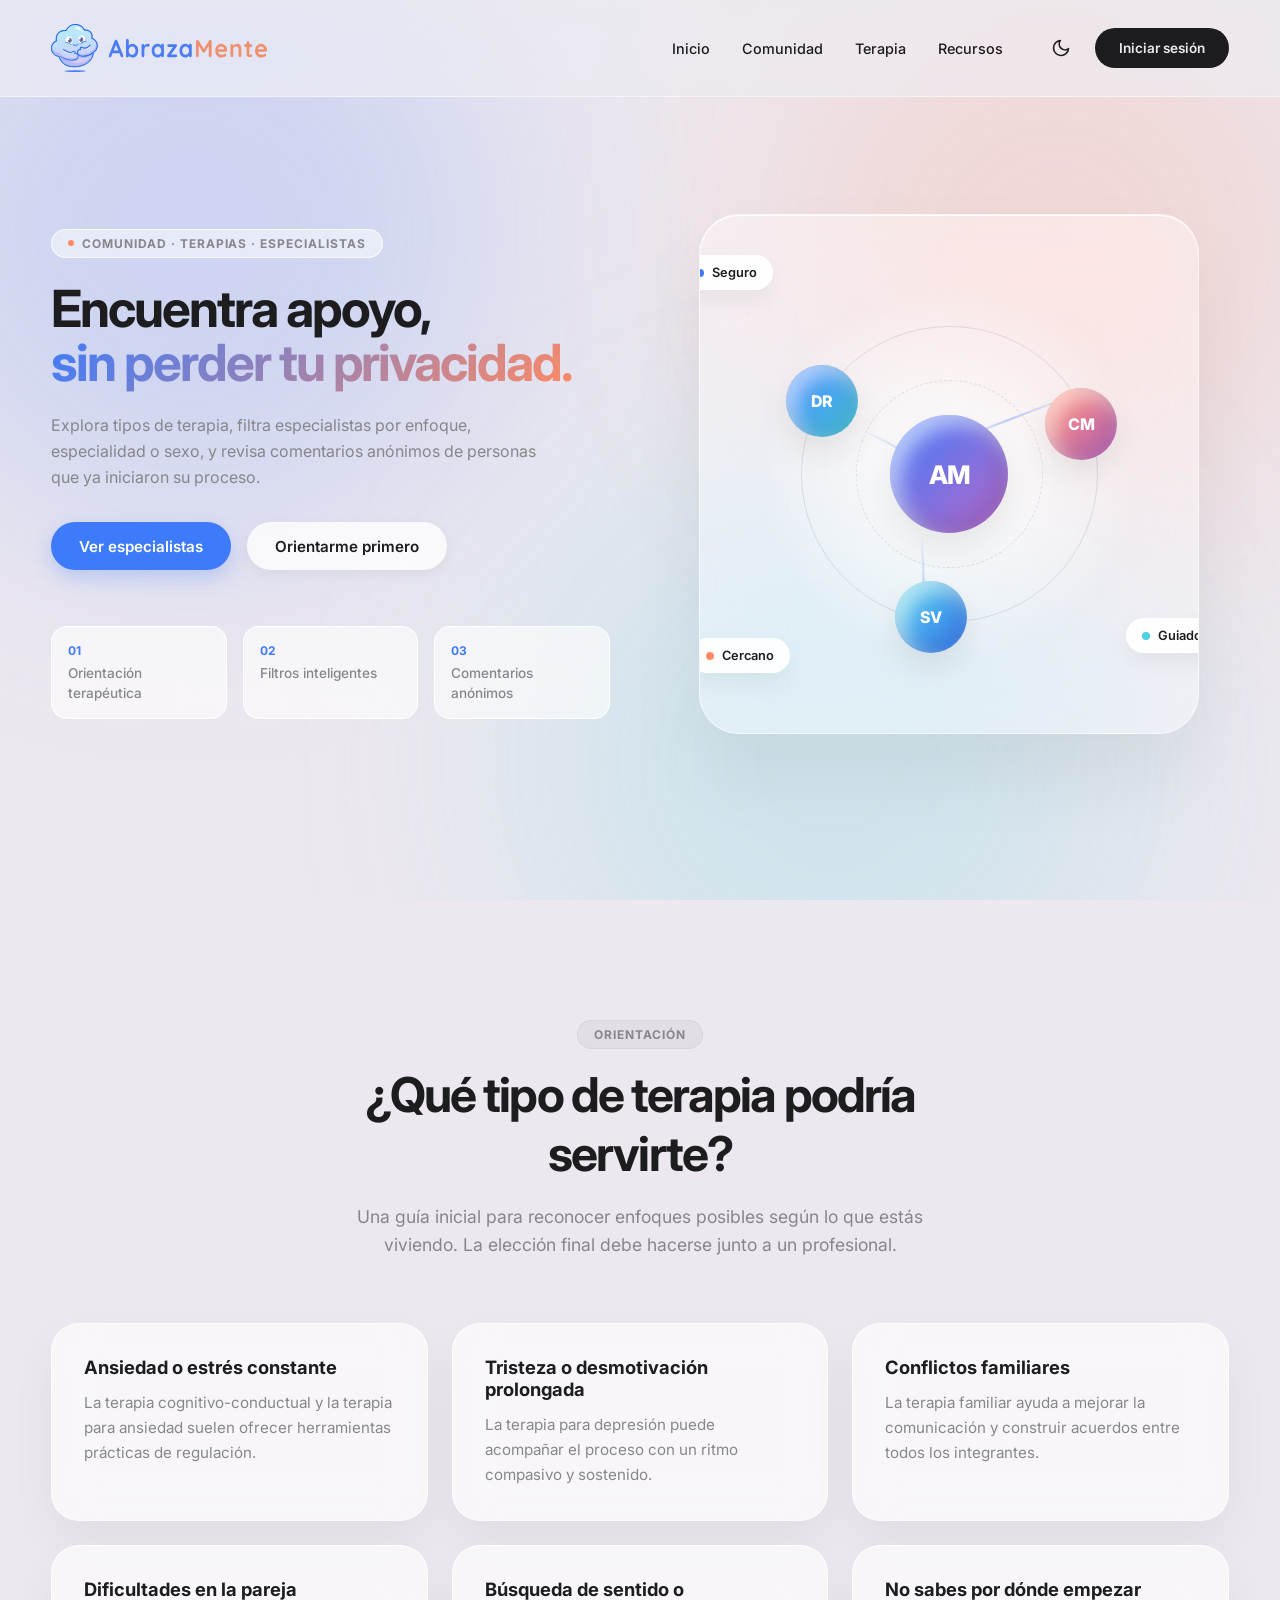
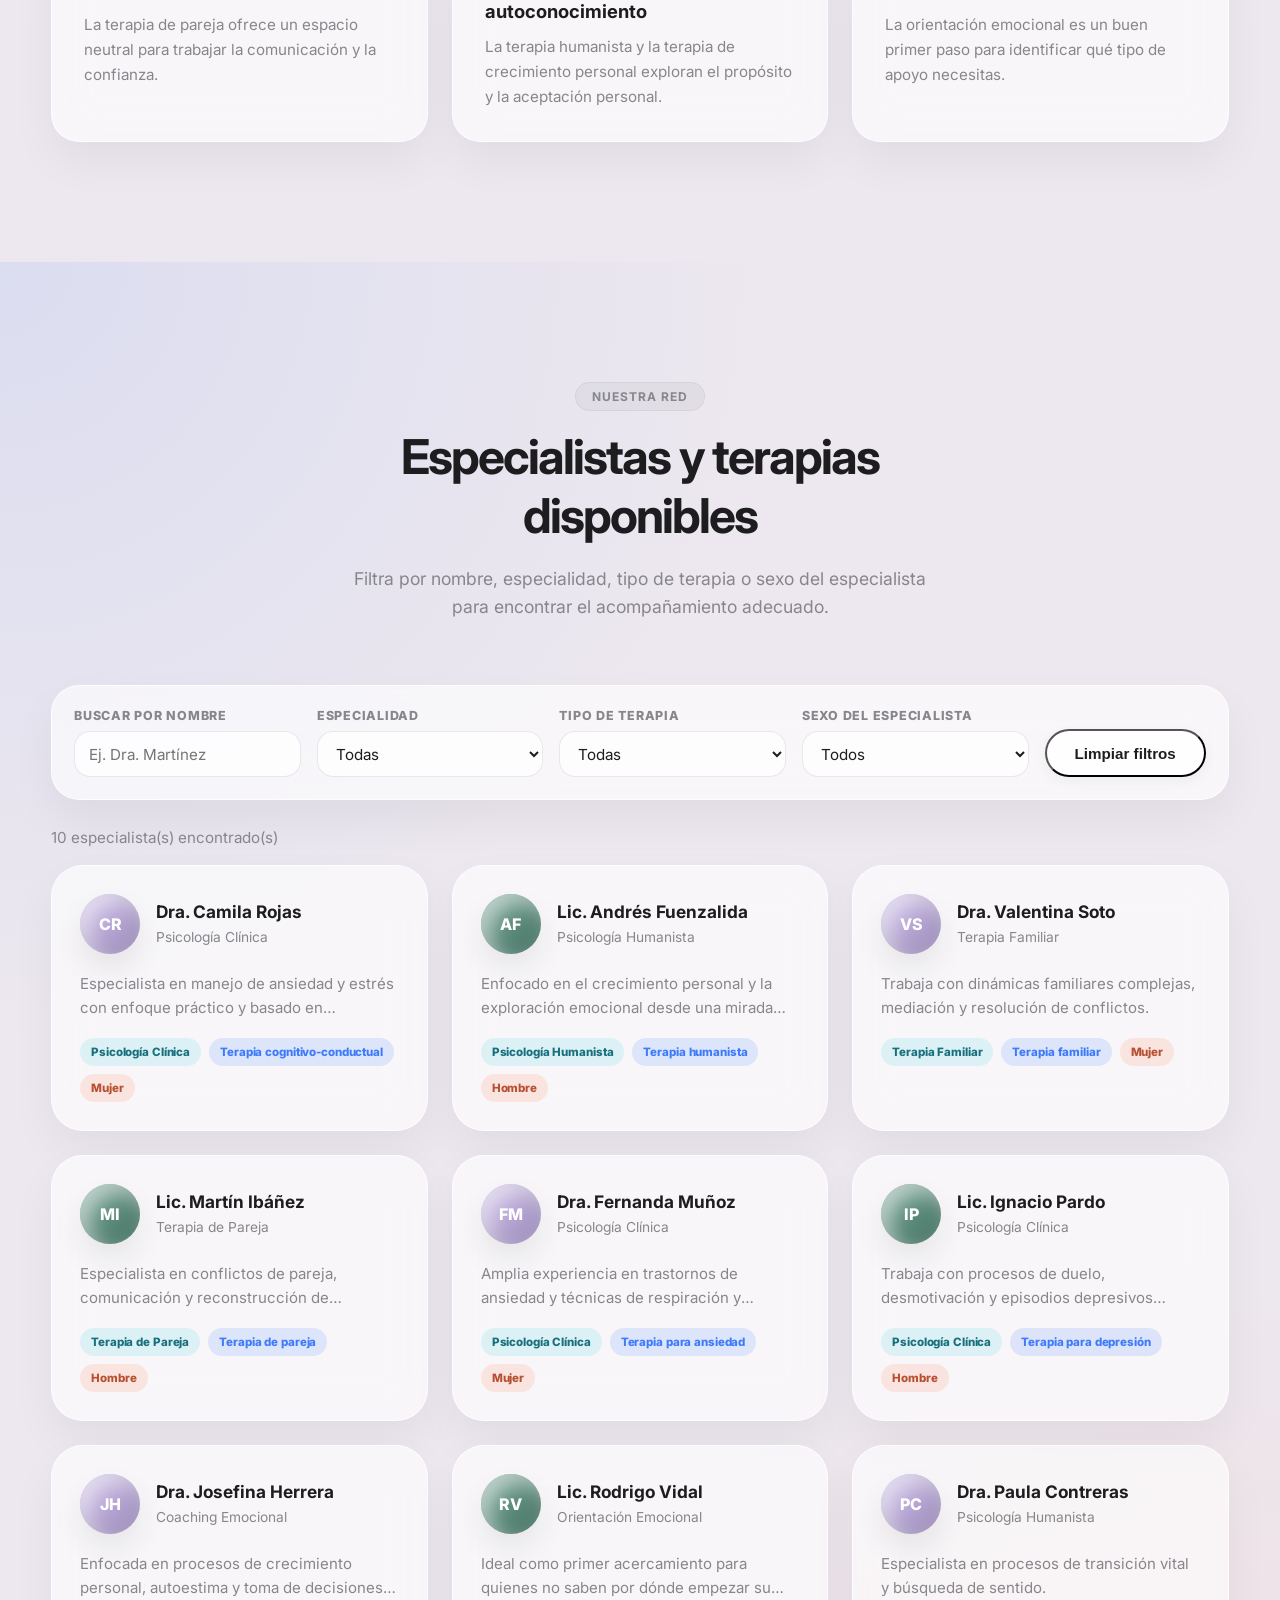
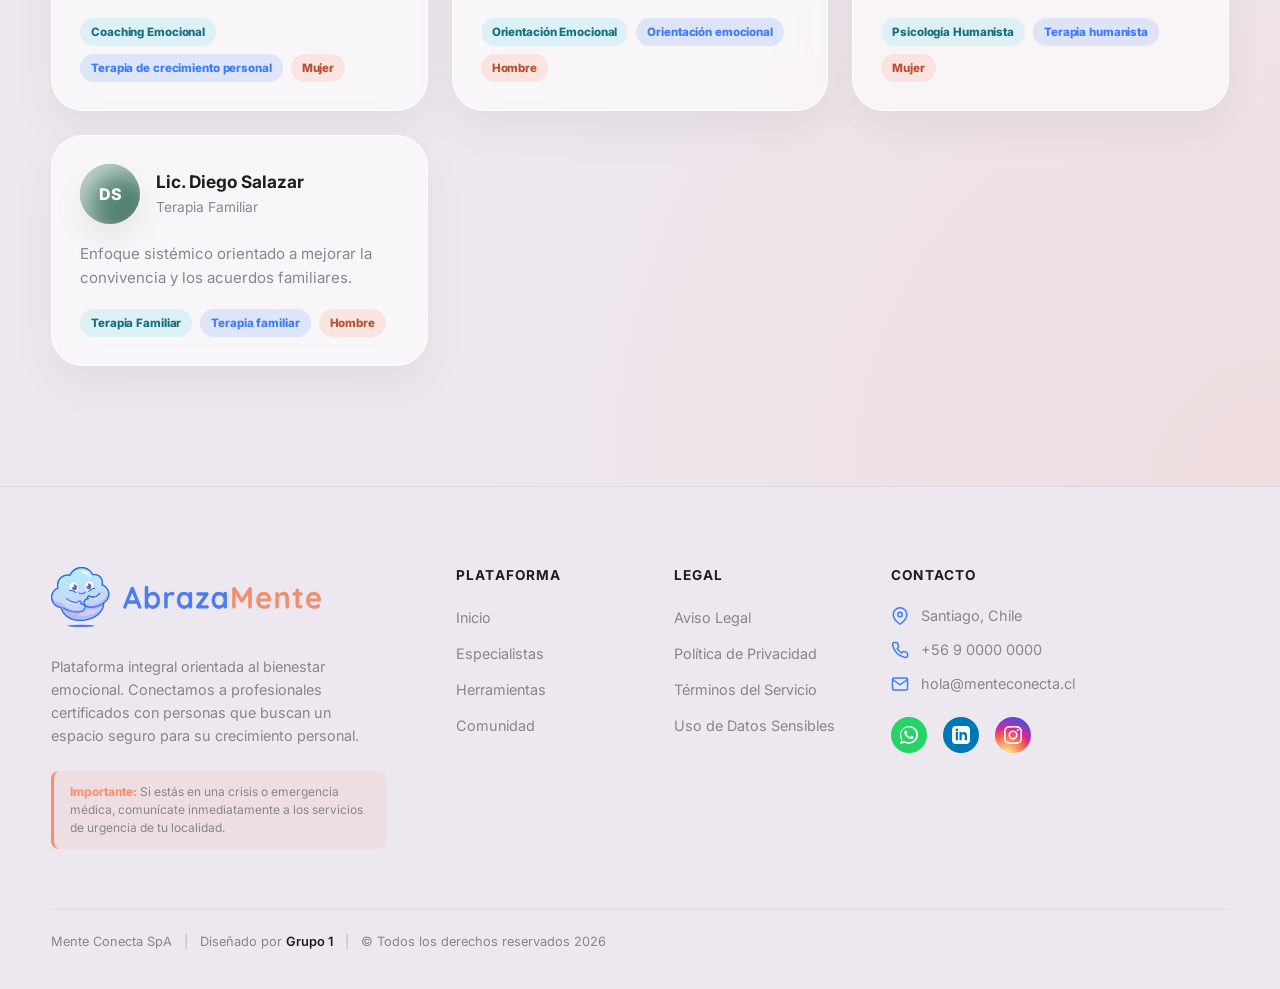
<file: src/main/resources/static/public/comunidad.html>
<!DOCTYPE html>
<html lang="es">
<head>
  <meta charset="UTF-8">
  <meta name="viewport" content="width=device-width, initial-scale=1.0">
  <title>Comunidad | AbrazaMente</title>
  <meta name="description" content="Comunidad de orientación terapéutica, especialistas, filtros por especialidad y comentarios anónimos sobre salud mental.">
  <link href="https://fonts.googleapis.com/css2?family=Inter:wght@400;500;600;700;800&display=swap" rel="stylesheet">
  <link rel="stylesheet" href="../src/styles/global.css" />
  <link rel="stylesheet" href="../src/styles/comunidad.css" />
</head>
<body class="comunidad-page">
  <div id="header-container"></div>

  <section class="comunidad-hero">
    <div class="mesh-background">
      <div class="mesh-blob blob-blue"></div>
      <div class="mesh-blob blob-orange"></div>
      <div class="mesh-blob blob-teal"></div>
    </div>

    <div class="hero-container comunidad-hero-grid">
      <div class="text-column reveal">
        <div class="eyebrow">
          <span class="eyebrow-dot"></span>
          Comunidad · Terapias · Especialistas
        </div>
        <h1>
          Encuentra apoyo,
          <br>
          <span class="gradient-text">sin perder tu privacidad.</span>
        </h1>
        <p class="subtitle">
          Explora tipos de terapia, filtra especialistas por enfoque, especialidad o sexo, y revisa comentarios anónimos de personas que ya iniciaron su proceso.
        </p>
        <div class="actions">
          <a href="#especialistas" class="btn-primary">Ver especialistas</a>
          <a href="#orientacion" class="btn-secondary">Orientarme primero</a>
        </div>
        <div class="feature-cards comunidad-stats">
          <div class="feat-card"><span class="feat-num">01</span><span class="feat-text">Orientación terapéutica</span></div>
          <div class="feat-card"><span class="feat-num">02</span><span class="feat-text">Filtros inteligentes</span></div>
          <div class="feat-card"><span class="feat-num">03</span><span class="feat-text">Comentarios anónimos</span></div>
        </div>
      </div>

      <div class="visual-column reveal">
        <div class="premium-glass-card comunidad-panel">
          <div class="floating-badge badge-top-left"><span class="dot blue"></span> Seguro</div>
          <div class="floating-badge badge-bottom-left"><span class="dot orange"></span> Cercano</div>
          <div class="floating-badge badge-bottom-right"><span class="dot teal"></span> Guiado</div>
          <div class="community-orbit">
            <div class="community-avatar avatar-main">AM</div>
            <div class="community-avatar avatar-one">DR</div>
            <div class="community-avatar avatar-two">CM</div>
            <div class="community-avatar avatar-three">SV</div>
            <div class="community-line line-one"></div>
            <div class="community-line line-two"></div>
            <div class="community-line line-three"></div>
          </div>
        </div>
      </div>
    </div>
  </section>

  <section id="orientacion" class="services-section comunidad-section">
    <div class="section-header reveal">
      <div class="eyebrow center">Orientación</div>
      <h2 class="section-title">¿Qué tipo de terapia podría servirte?</h2>
      <p class="section-subtitle">Una guía inicial para reconocer enfoques posibles según lo que estás viviendo. La elección final debe hacerse junto a un profesional.</p>
    </div>
    <div class="bento-grid orientation-grid" id="orientationGrid"></div>
  </section>

  <section id="terapias" class="specialists-section comunidad-section comunidad-soft-bg">
    <div class="section-header reveal">
      <div class="eyebrow center">Nuestra red</div>
      <h2 class="section-title" id="especialistas">Especialistas y terapias disponibles</h2>
      <p class="section-subtitle">Filtra por nombre, especialidad, tipo de terapia o sexo del especialista para encontrar el acompañamiento adecuado.</p>
    </div>

    <div class="filters reveal" id="filters">
      <div class="filter-group">
        <label for="searchInput">Buscar por nombre</label>
        <input type="text" id="searchInput" placeholder="Ej. Dra. Martínez">
      </div>
      <div class="filter-group">
        <label for="filterEspecialidad">Especialidad</label>
        <select id="filterEspecialidad"><option value="">Todas</option></select>
      </div>
      <div class="filter-group">
        <label for="filterTerapia">Tipo de terapia</label>
        <select id="filterTerapia"><option value="">Todas</option></select>
      </div>
      <div class="filter-group">
        <label for="filterSexo">Sexo del especialista</label>
        <select id="filterSexo"><option value="">Todos</option></select>
      </div>
      <button id="clearFilters" class="btn-secondary" type="button">Limpiar filtros</button>
    </div>

    <p class="results-count" id="resultsCount"></p>
    <div class="cards-grid specialists-grid" id="cardsGrid"></div>
    <p class="no-results" id="noResults" hidden>No se encontraron especialistas con esos filtros.</p>
  </section>

  <div class="modal-overlay" id="modalOverlay" hidden>
    <div class="modal" role="dialog" aria-modal="true" aria-labelledby="modalName">
      <button class="modal-close" id="modalClose" aria-label="Cerrar">✕</button>
      <div class="modal-header">
        <div class="modal-avatar" id="modalAvatar"></div>
        <div>
          <h3 id="modalName"></h3>
          <p class="modal-role" id="modalEspecialidad"></p>
        </div>
      </div>
      <div class="modal-badges" id="modalBadges"></div>
      <p class="modal-desc" id="modalDescripcion"></p>
      <div class="modal-section">
        <h4>Enfoque de crecimiento personal</h4>
        <p id="modalEnfoque"></p>
      </div>
      <div class="modal-section">
        <h4>Comentarios anónimos</h4>
        <ul class="testimonial-list" id="modalComentarios"></ul>
      </div>
    </div>
  </div>

  <div id="footer-container"></div>

  <script type="module" src="../src/js/main.js"></script>
  <script src="../src/js/comunidad.js" defer></script>
</body>
</html>
</file>
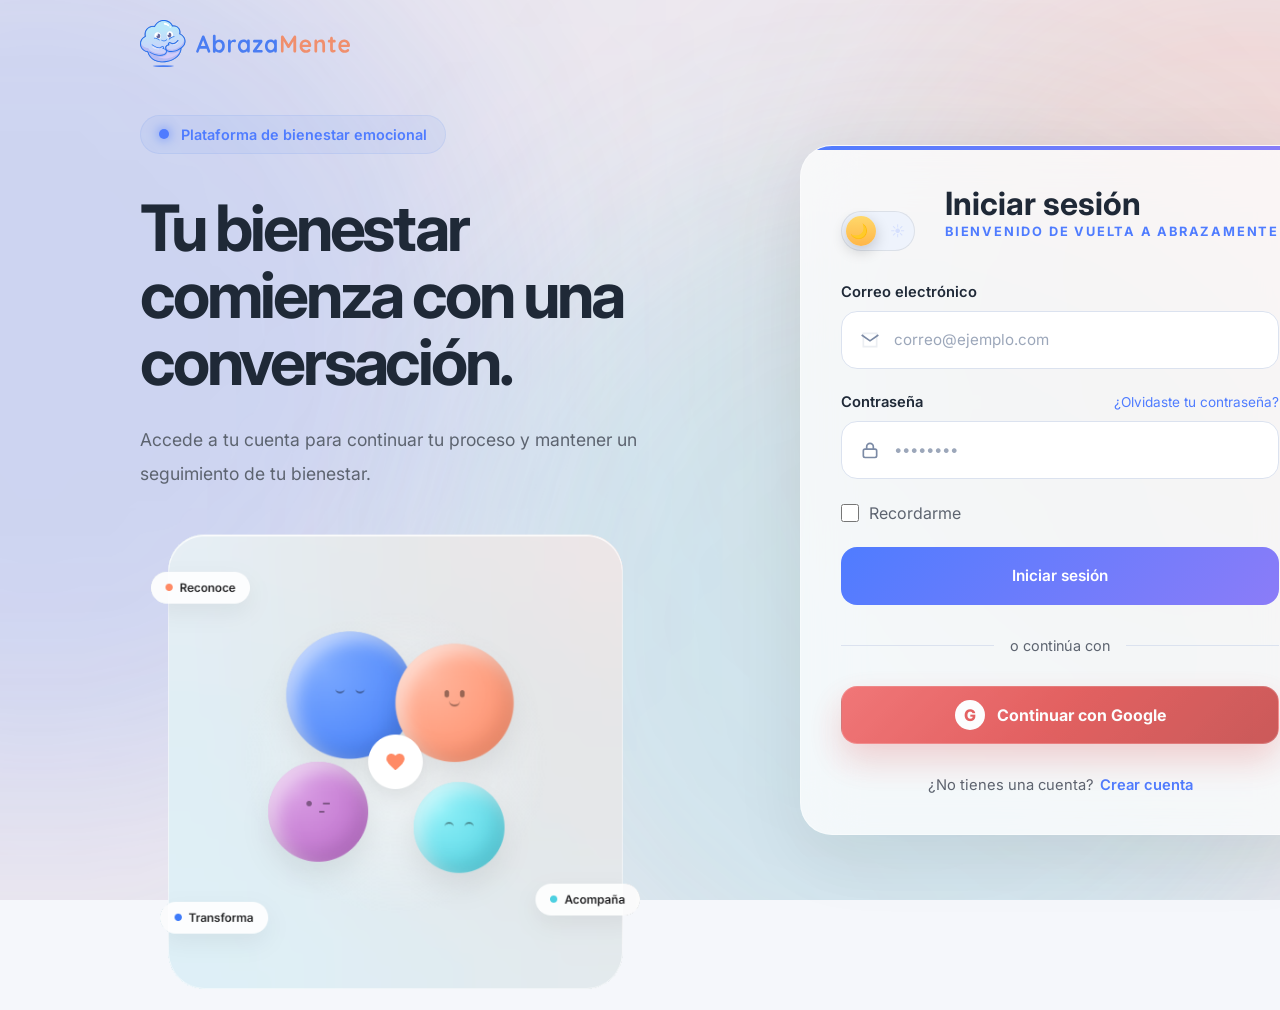
<file: src/main/resources/static/public/login.html>
<!DOCTYPE html>
<html lang="es" data-theme="light">

<head>

    <meta charset="UTF-8">
    <meta name="viewport" content="width=device-width, initial-scale=1.0">

    <title>AbrazaMente | Iniciar sesión</title>

    <!-- Google Fonts -->
    <link rel="preconnect" href="https://fonts.googleapis.com">
    <link rel="preconnect" href="https://fonts.gstatic.com" crossorigin>

    <link
        href="https://fonts.googleapis.com/css2?family=Inter:wght@300;400;500;600;700;800&display=swap"
        rel="stylesheet">

    <!-- CSS -->
    <link rel="stylesheet" href="/src/main/resources/static/src/styles/login-global.css">
    <link rel="stylesheet" href="/src/main/resources/static/src/styles/login.css">

</head>

<body>

    <!-- =========================
         LOGIN
    ========================== -->

    <main class="login">

        <!-- ===================================================
             HERO
        ==================================================== -->

        <section class="hero">

            <div class="hero__content" >
                <a href="/src/main/resources/static/public/index.html" id="a-hero"><img
                    src="/src/main/resources/static/src/assets/images/AbrazaMente_Logo.svg"
                    alt="AbrazaMente"
                    class="hero__logo"></a>

                <div class="hero__badge">

                    <span class="hero__badge-dot"></span>

                    <span>
                        Plataforma de bienestar emocional
                    </span>

                </div>

                <h1 class="hero__title">

                    Tu bienestar comienza
                    con una conversación.

                </h1>

                <p class="hero__description">

                    Accede a tu cuenta para continuar tu proceso
                    y mantener un seguimiento de tu bienestar.

                </p>

                <!-- ==========================================
                     ILUSTRACIÓN
                =========================================== -->

                <div class="hero__illustration">

                    <!-- Núcleo -->

                    <div class="mind-core">

                    </div>


                </div>

            </div>

        </section>

        <!-- ===================================================
             LOGIN CARD
        ==================================================== -->

        <section class="login-card">

            <header class="login-card__header">

                <button
                    id="theme-toggle"
                    class="theme-toggle"
                    aria-label="Cambiar tema">

                    <span class="theme-toggle__sun">
                        🌙
                    </span>

                    <span class="theme-toggle__thumb"></span>

                    <span class="theme-toggle__moon">
                        ☀
                    </span>

                </button>

                <div class="login-card__heading">

                    <h2 class="login-card__title">
                        Iniciar sesión
                    </h2>

                    <p class="login-card__subtitle">
                        Bienvenido de vuelta a
                        <strong>AbrazaMente</strong>
                    </p>

                </div>

            </header>

            <!-- ==========================================
                 FORMULARIO
            =========================================== -->

            <form class="form">

                <div class="form__group">

                    <label
                        class="form__label"
                        for="email">

                        Correo electrónico

                    </label>

                    <div class="input">

                        <svg
                            class="input__icon"
                            xmlns="http://www.w3.org/2000/svg"
                            width="20"
                            height="20"
                            fill="none"
                            stroke="currentColor"
                            stroke-width="2"
                            viewBox="0 0 24 24">

                            <path d="M4 4h16v16H4z" opacity=".15"/>
                            <path d="M22 6L12 13L2 6"/>

                        </svg>

                        <input
                            id="email"
                            type="email"
                            placeholder="correo@ejemplo.com"
                            autocomplete="email"
                            required>

                    </div>

                </div>

                <div class="form__group">

                    <div class="form__row">

                        <label
                            class="form__label"
                            for="password">

                            Contraseña

                        </label>

                        <a
                            href="#"
                            class="form__link">

                            ¿Olvidaste tu contraseña?

                        </a>

                    </div>

                    <div class="input">

                        <svg
                            class="input__icon"
                            xmlns="http://www.w3.org/2000/svg"
                            width="20"
                            height="20"
                            fill="none"
                            stroke="currentColor"
                            stroke-width="2"
                            viewBox="0 0 24 24">

                            <rect
                                x="4"
                                y="11"
                                width="16"
                                height="10"
                                rx="2"/>

                            <path d="M8 11V8a4 4 0 118 0v3"/>

                        </svg>

                        <input
                            id="password"
                            type="password"
                            placeholder="••••••••"
                            autocomplete="current-password"
                            required>

                    </div>

                </div>

                <div class="form__options">

                    <label class="checkbox">

                        <input type="checkbox">

                        <span>

                            Recordarme

                        </span>

                    </label>

                </div>

                <button
                    type="submit"
                    class="button button--primary">

                    Iniciar sesión

                </button>

            </form>

            <!-- ==========================================
                 SEPARADOR
            =========================================== -->

            <div class="separator">

                <span>

                    o continúa con

                </span>

            </div>

            <!-- ==========================================
                 LOGIN SOCIAL
            =========================================== -->

            <div class="social">

                <button
                    id="google-login-button"
                    class="button button--google"
                    type="button"
                    aria-label="Continuar con Google">

                    <span class="button--google__icon" aria-hidden="true">G</span>
                    <span>Continuar con Google</span>

                </button>

                <div
                    id="google-signin-native"
                    class="google-signin-native"
                    aria-hidden="true">
                </div>

            </div>

            <!-- ==========================================
                 FOOTER
            =========================================== -->

            <footer class="login-card__footer">

                <span>

                    ¿No tienes una cuenta?

                </span>

                <a href="#">

                    Crear cuenta

                </a>

            </footer>

        </section>

    </main>

    <script src="https://accounts.google.com/gsi/client" async defer></script>
    <script src="/src/main/resources/static/src/js/login-theme.js" defer></script>

</body>

</html>
</file>
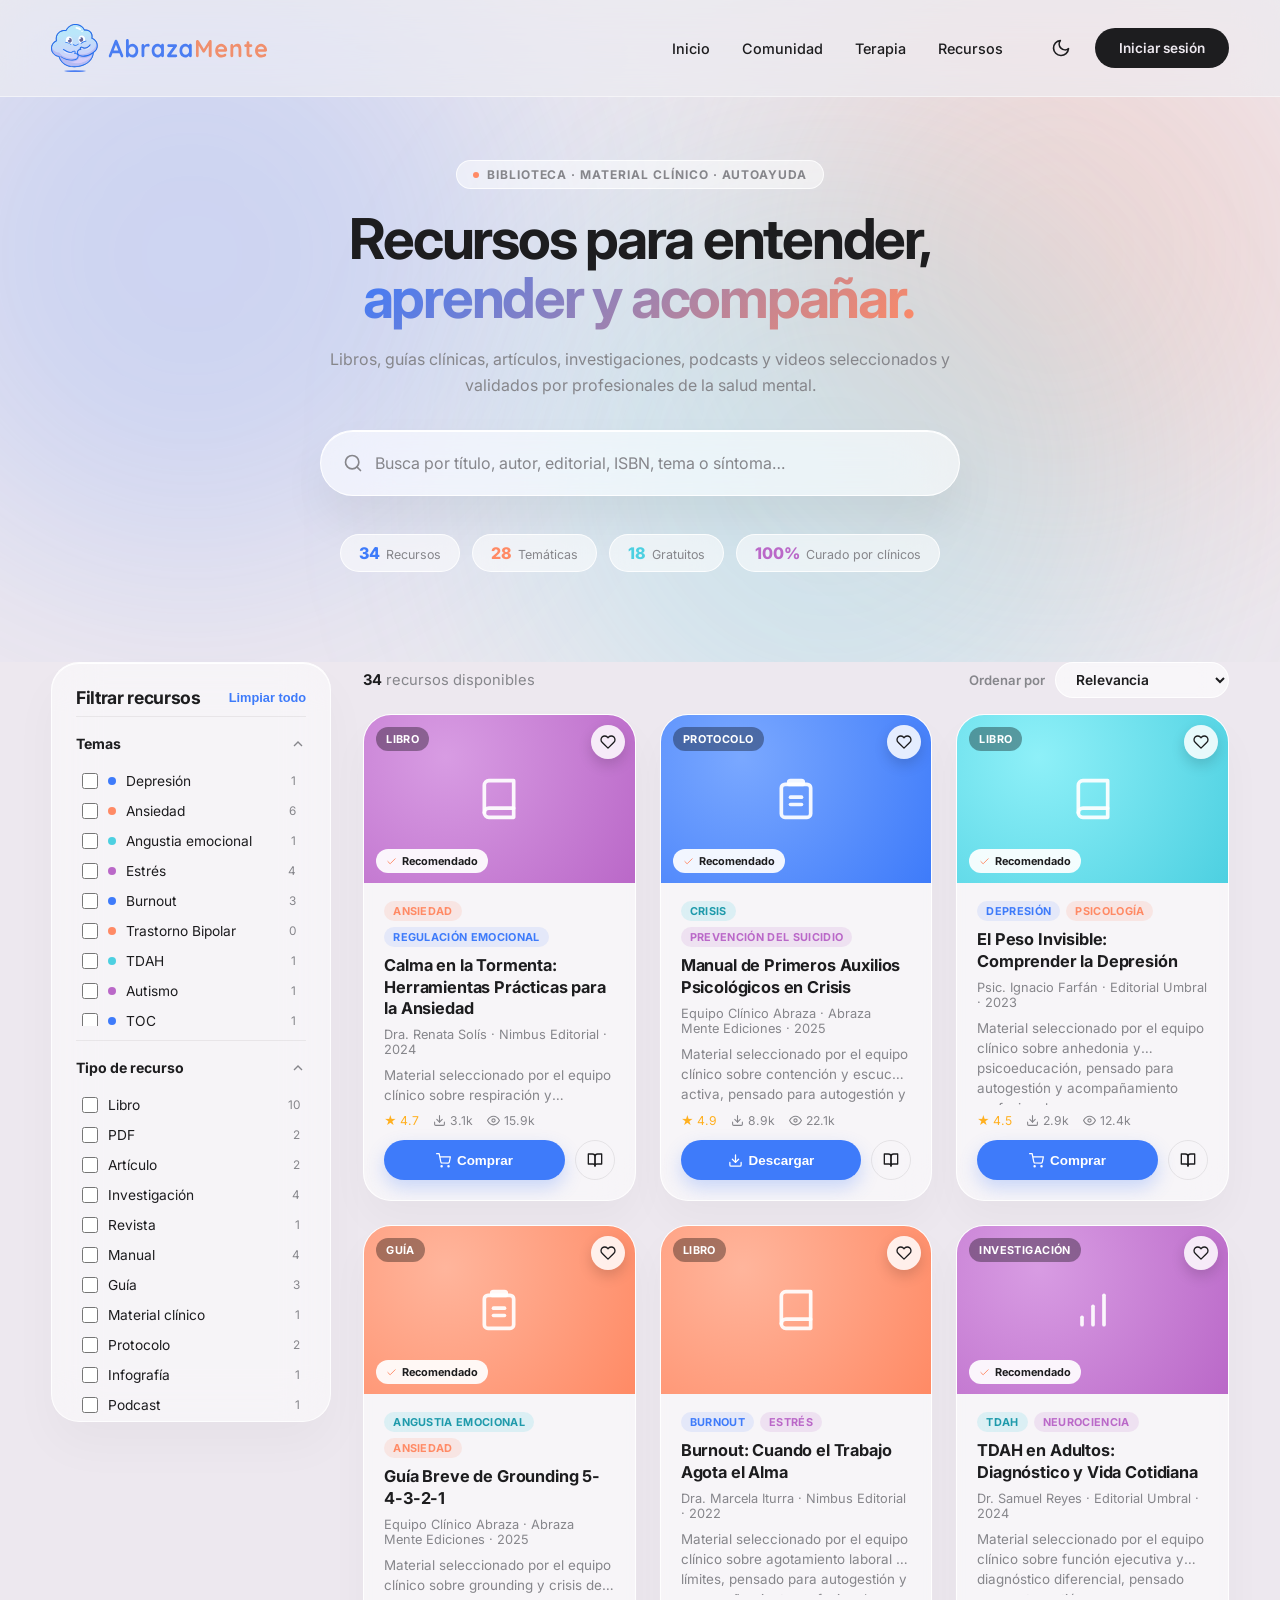
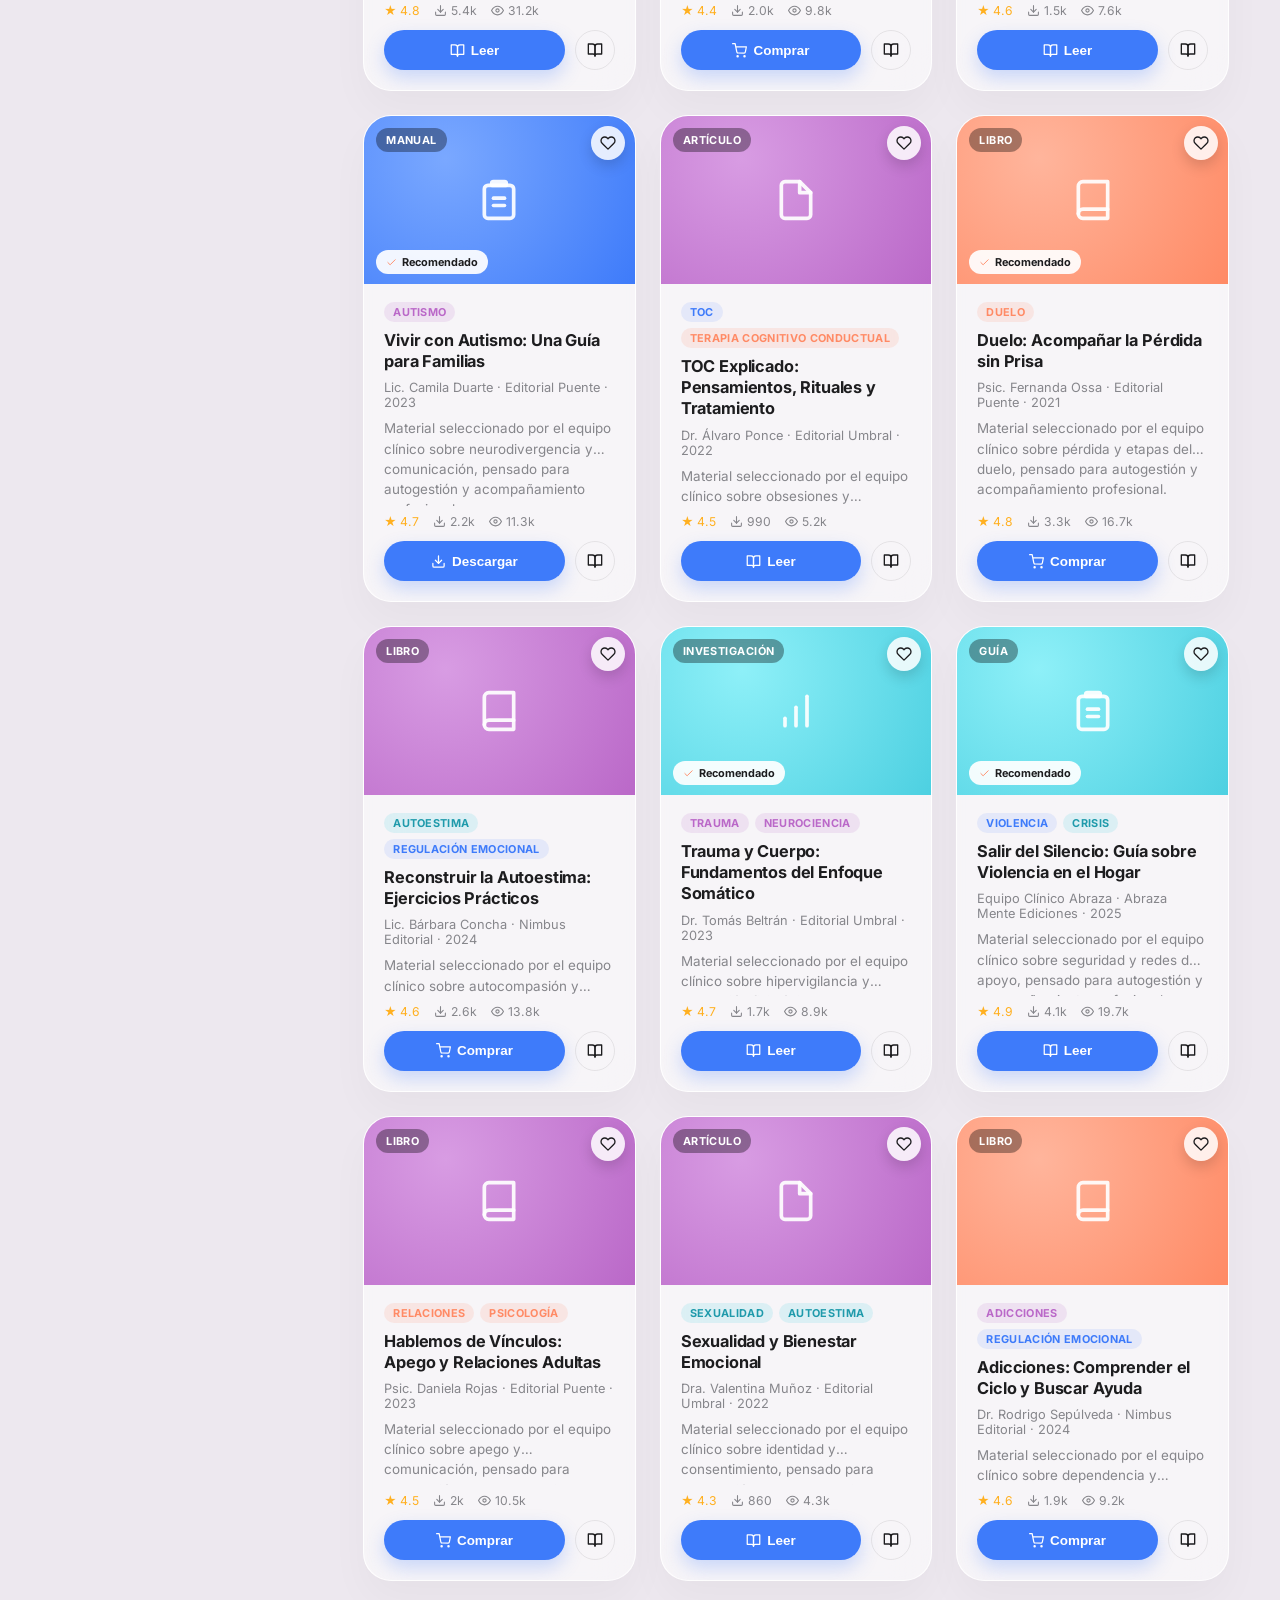
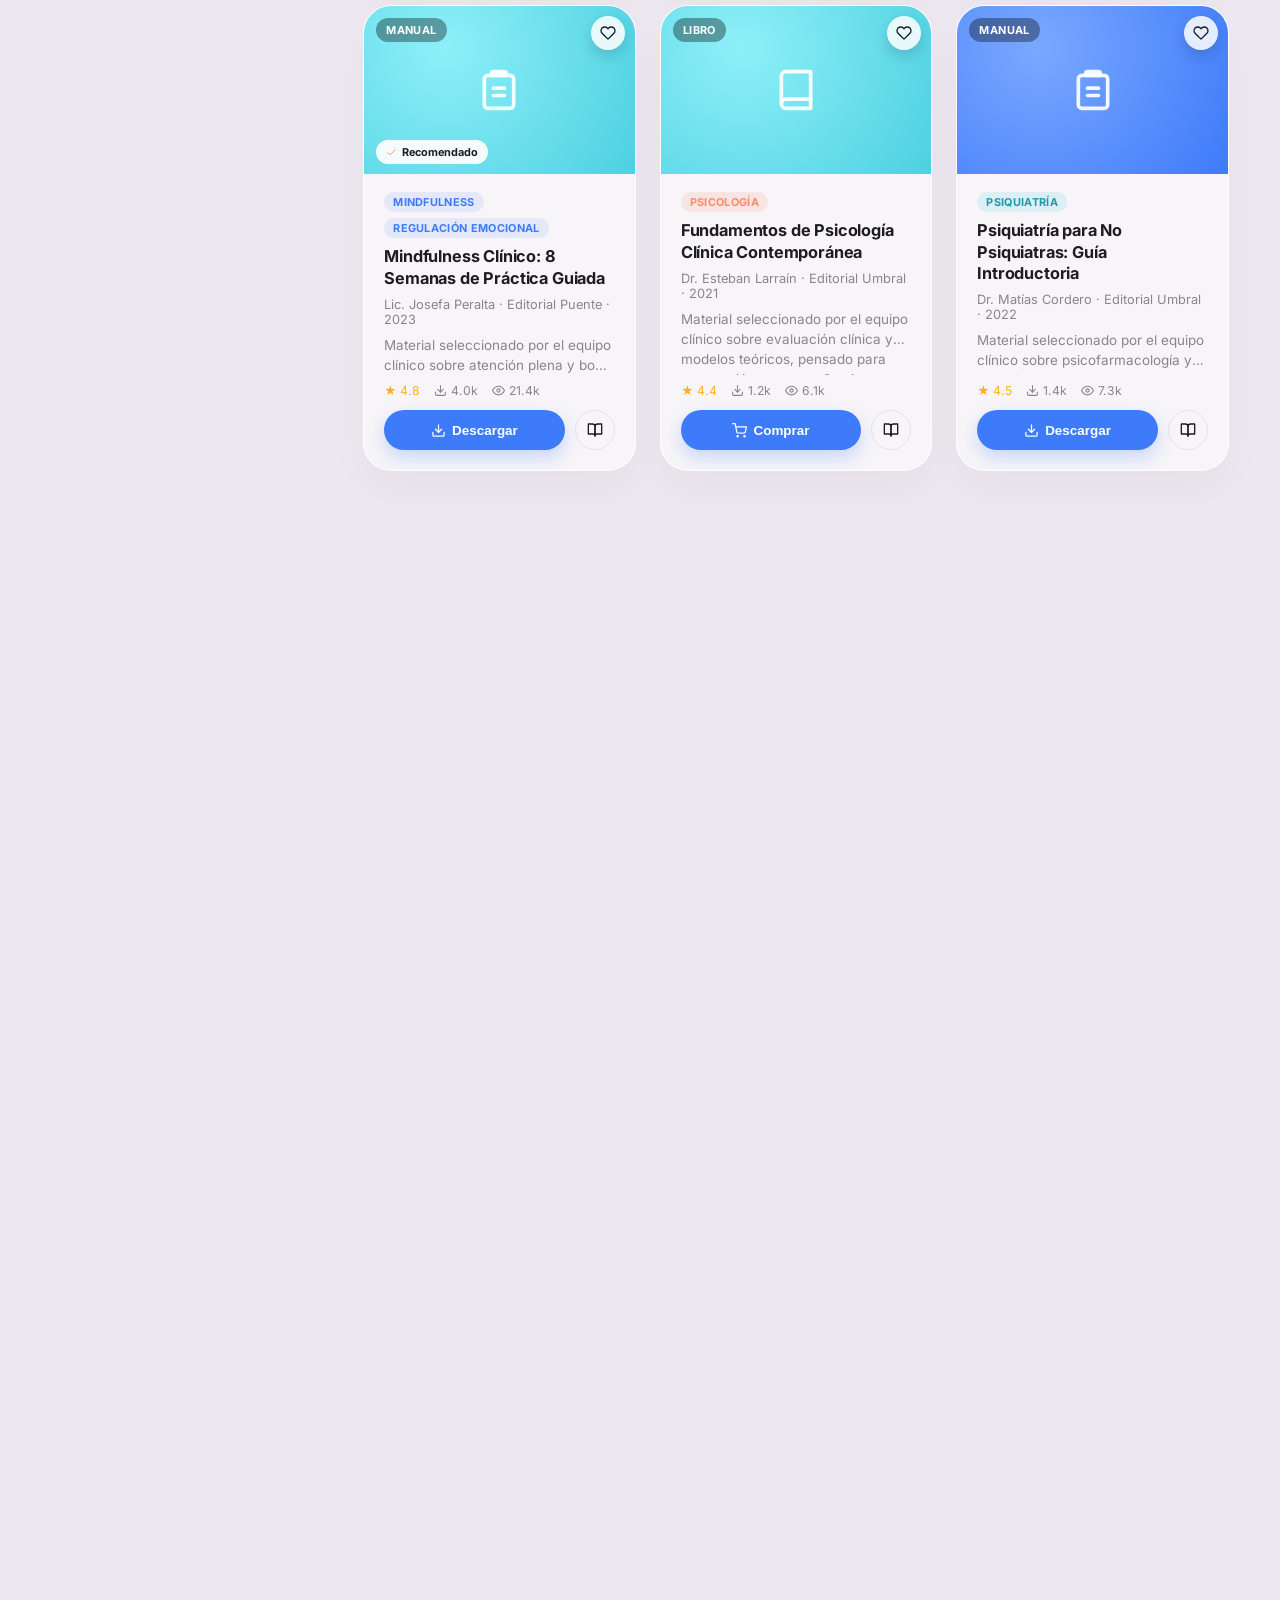
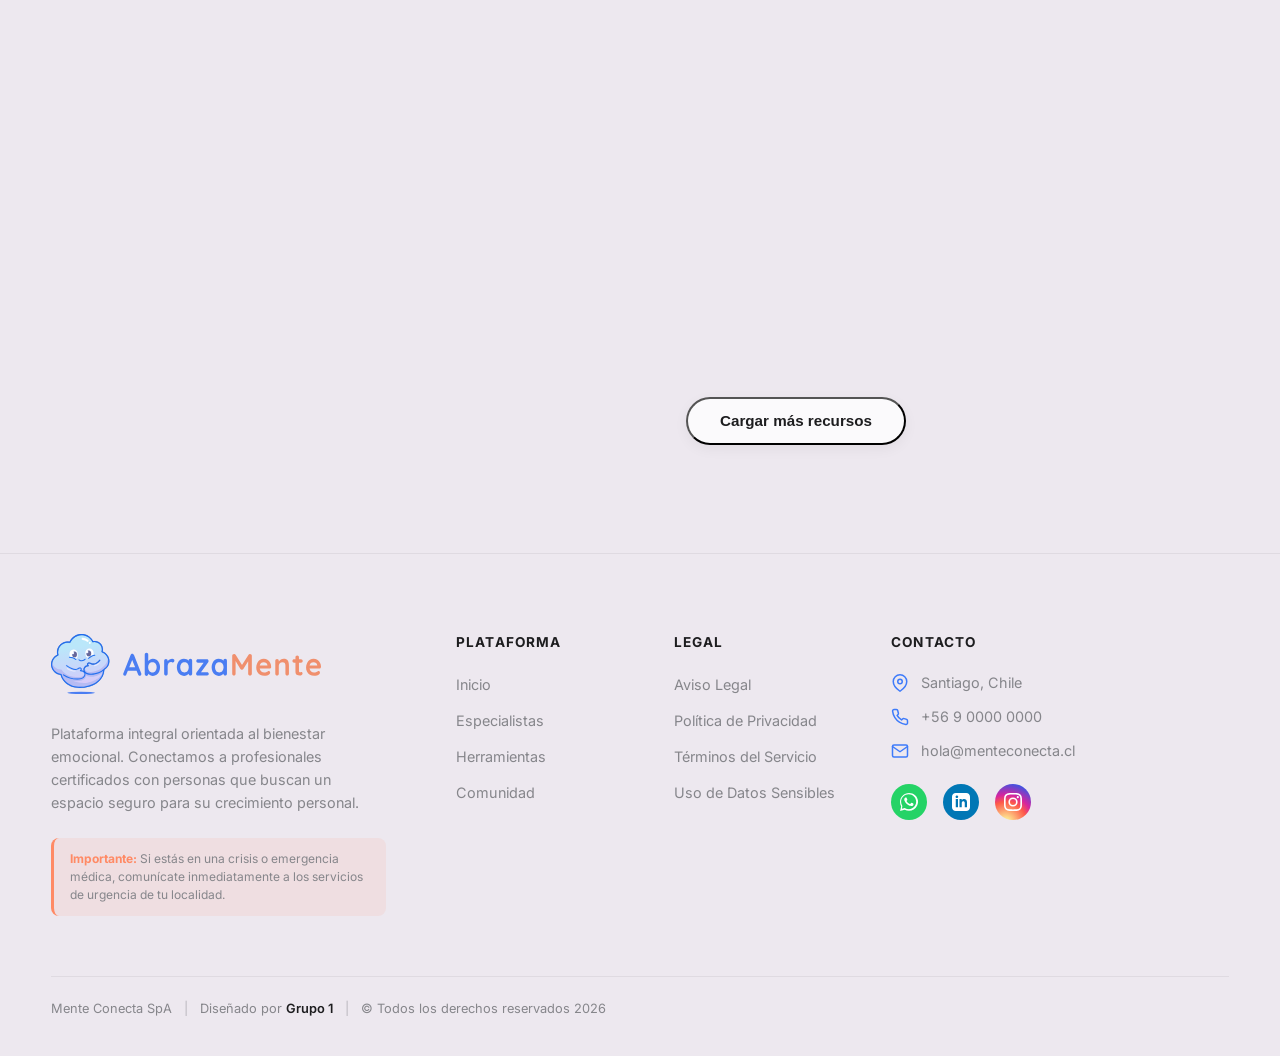
<file: src/main/resources/static/public/recursos.html>
<!DOCTYPE html>
<html lang="es">
<head>
  <meta charset="UTF-8" />
  <meta name="viewport" content="width=device-width, initial-scale=1.0" />
  <title>Recursos — Mente Conecta</title>
  <meta name="description" content="Biblioteca de recursos sobre salud mental: libros, guías clínicas, artículos, investigaciones, podcasts y videos seleccionados por profesionales.">
  <link href="https://fonts.googleapis.com/css2?family=Inter:wght@400;500;600;700;800&display=swap" rel="stylesheet">
  <link rel="stylesheet" href="../src/styles/recursos.css" />
</head>
<body class="resources-page">

  <div id="header-container"></div>

  <!-- ===================== HERO ===================== -->
  <section class="apple-hero resources-hero">
    <div class="mesh-background">
      <div class="mesh-blob blob-blue"></div>
      <div class="mesh-blob blob-orange"></div>
      <div class="mesh-blob blob-teal"></div>
    </div>

    <div class="resources-hero-container">
      <div class="eyebrow">
        <span class="eyebrow-dot"></span>
        Biblioteca · Material clínico · Autoayuda
      </div>

      <h1>
        Recursos para entender,
        <br>
        <span class="gradient-text">aprender y acompañar.</span>
      </h1>

      <p class="subtitle resources-hero-subtitle">
        Libros, guías clínicas, artículos, investigaciones, podcasts y videos seleccionados y validados por profesionales de la salud mental.
      </p>

      <!-- Buscador premium -->
      <div class="search-shell">
        <div class="search-bar" role="search">
          <svg class="search-icon" viewBox="0 0 24 24" fill="none" stroke="currentColor" stroke-width="2" stroke-linecap="round" stroke-linejoin="round"><circle cx="11" cy="11" r="8"></circle><line x1="21" y1="21" x2="16.65" y2="16.65"></line></svg>
          <input
            id="resource-search"
            type="text"
            class="search-input"
            placeholder="Busca por título, autor, editorial, ISBN, tema o síntoma…"
            autocomplete="off"
            aria-label="Buscar recursos"
          >
          <button id="search-clear" class="search-clear" aria-label="Limpiar búsqueda" hidden>
            <svg viewBox="0 0 24 24" fill="none" stroke="currentColor" stroke-width="2" stroke-linecap="round" stroke-linejoin="round"><line x1="18" y1="6" x2="6" y2="18"></line><line x1="6" y1="6" x2="18" y2="18"></line></svg>
          </button>
        </div>
        <div id="search-suggestions" class="search-suggestions" hidden></div>
      </div>

      <div class="resources-stat-pills">
        <div class="stat-pill"><strong id="stat-total">0</strong><span>Recursos</span></div>
        <div class="stat-pill"><strong id="stat-categories">28</strong><span>Temáticas</span></div>
        <div class="stat-pill"><strong id="stat-free">0</strong><span>Gratuitos</span></div>
        <div class="stat-pill"><strong>100%</strong><span>Curado por clínicos</span></div>
      </div>
    </div>
  </section>

  <!-- ===================== CUERPO: FILTROS + GRID ===================== -->
  <section class="resources-body">

    <button id="filters-toggle" class="filters-toggle-btn" aria-expanded="false" aria-controls="filters-sidebar">
      <svg viewBox="0 0 24 24" fill="none" stroke="currentColor" stroke-width="2" stroke-linecap="round" stroke-linejoin="round"><line x1="4" y1="6" x2="20" y2="6"></line><line x1="4" y1="12" x2="20" y2="12"></line><line x1="4" y1="18" x2="20" y2="18"></line><circle cx="9" cy="6" r="1.6" fill="currentColor" stroke="none"></circle><circle cx="15" cy="12" r="1.6" fill="currentColor" stroke="none"></circle><circle cx="7" cy="18" r="1.6" fill="currentColor" stroke="none"></circle></svg>
      Filtros
      <span id="filters-count-badge" class="filters-count-badge" hidden>0</span>
    </button>

    <div class="resources-layout">

      <!-- Sidebar de filtros -->
      <aside id="filters-sidebar" class="filters-sidebar">
        <div class="filters-glass">

          <div class="filters-header">
            <h2>Filtrar recursos</h2>
            <button id="filters-clear" class="filters-clear-btn" type="button">Limpiar todo</button>
          </div>

          <!-- Temas -->
          <div class="filter-group">
            <button class="filter-group-toggle" data-target="group-categories" aria-expanded="true">
              <span>Temas</span>
              <svg viewBox="0 0 24 24" fill="none" stroke="currentColor" stroke-width="2"><path d="M6 9l6 6 6-6"></path></svg>
            </button>
            <div id="group-categories" class="filter-group-body" data-open="true">
              <div id="category-chips" class="filter-checkbox-list scrollable"></div>
            </div>
          </div>

          <!-- Tipo de recurso -->
          <div class="filter-group">
            <button class="filter-group-toggle" data-target="group-types" aria-expanded="true">
              <span>Tipo de recurso</span>
              <svg viewBox="0 0 24 24" fill="none" stroke="currentColor" stroke-width="2"><path d="M6 9l6 6 6-6"></path></svg>
            </button>
            <div id="group-types" class="filter-group-body" data-open="true">
              <div id="type-chips" class="filter-checkbox-list"></div>
            </div>
          </div>

          <!-- Disponibilidad -->
          <div class="filter-group">
            <button class="filter-group-toggle" data-target="group-availability" aria-expanded="true">
              <span>Disponibilidad</span>
              <svg viewBox="0 0 24 24" fill="none" stroke="currentColor" stroke-width="2"><path d="M6 9l6 6 6-6"></path></svg>
            </button>
            <div id="group-availability" class="filter-group-body" data-open="true">
              <label class="filter-radio"><input type="radio" name="price" value="all" checked><span>Todos</span></label>
              <label class="filter-radio"><input type="radio" name="price" value="free"><span>Gratuitos</span></label>
              <label class="filter-radio"><input type="radio" name="price" value="paid"><span>De pago</span></label>

              <label class="filter-checkbox standalone">
                <input type="checkbox" id="filter-downloadable">
                <span>Descargable</span>
              </label>
              <label class="filter-checkbox standalone">
                <input type="checkbox" id="filter-available">
                <span>Disponible ahora</span>
              </label>
            </div>
          </div>

          <!-- Idioma -->
          <div class="filter-group">
            <button class="filter-group-toggle" data-target="group-language" aria-expanded="false">
              <span>Idioma</span>
              <svg viewBox="0 0 24 24" fill="none" stroke="currentColor" stroke-width="2"><path d="M6 9l6 6 6-6"></path></svg>
            </button>
            <div id="group-language" class="filter-group-body" data-open="false">
              <div id="language-chips" class="filter-checkbox-list"></div>
            </div>
          </div>

        </div>
      </aside>

      <div class="filters-scrim" id="filters-scrim"></div>

      <!-- Contenido principal -->
      <main class="resources-main">

        <div class="resources-toolbar">
          <p id="results-count" class="results-count">Cargando recursos…</p>

          <div class="toolbar-actions">
            <div class="sort-shell">
              <label for="sort-select" class="sort-label">Ordenar por</label>
              <select id="sort-select" class="sort-select">
                <option value="relevancia">Relevancia</option>
                <option value="popularidad">Más populares</option>
                <option value="valoracion">Mejor valorados</option>
                <option value="recientes">Más recientes</option>
                <option value="descargas">Más descargados</option>
                <option value="az">Título A–Z</option>
              </select>
            </div>
          </div>
        </div>

        <div id="active-filter-chips" class="active-filter-chips" hidden></div>

        <!-- Skeleton loading -->
        <div id="skeleton-grid" class="resource-grid" hidden></div>

        <!-- Grid real -->
        <div id="resource-grid" class="resource-grid"></div>

        <!-- Estado vacío -->
        <div id="empty-state" class="empty-state" hidden>
          <div class="empty-illustration">
            <svg viewBox="0 0 24 24" fill="none" stroke="currentColor" stroke-width="1.5" stroke-linecap="round" stroke-linejoin="round"><circle cx="11" cy="11" r="7"></circle><line x1="21" y1="21" x2="16.65" y2="16.65"></line><line x1="8" y1="11" x2="14" y2="11"></line></svg>
          </div>
          <h3>No encontramos recursos con esos filtros</h3>
          <p>Prueba con otras palabras clave o ajusta los filtros para ver más resultados.</p>
          <button id="empty-clear-btn" class="btn-secondary" type="button">Limpiar filtros</button>
        </div>

        <!-- Paginación / scroll infinito -->
        <div id="load-more-wrapper" class="load-more-wrapper" hidden>
          <button id="load-more-btn" class="btn-secondary load-more-btn" type="button">
            Cargar más recursos
          </button>
          <div id="scroll-sentinel" class="scroll-sentinel" aria-hidden="true"></div>
        </div>

      </main>
    </div>
  </section>

  <!-- Vistos recientemente (usuarios con historial local) -->
  <section id="recent-section" class="recent-section" hidden>
    <div class="section-header reveal">
      <div class="eyebrow center">Tu historial</div>
      <h2 class="section-title">Vistos recientemente</h2>
      <p class="section-subtitle">Continúa donde lo dejaste.</p>
    </div>
    <div id="recent-grid" class="reco-row"></div>
  </section>

  <!-- ===================== MODAL: VISTA DETALLE ===================== -->
  <div id="resource-modal" class="modal-overlay" hidden>
    <div class="modal-card resource-modal-card" role="dialog" aria-modal="true" aria-labelledby="modal-title">
      <button id="modal-close" class="modal-close-btn" aria-label="Cerrar">
        <svg viewBox="0 0 24 24" fill="none" stroke="currentColor" stroke-width="2" stroke-linecap="round" stroke-linejoin="round"><line x1="18" y1="6" x2="6" y2="18"></line><line x1="6" y1="6" x2="18" y2="18"></line></svg>
      </button>
      <div id="modal-body" class="modal-body">
        <!-- contenido inyectado por JS -->
      </div>
    </div>
  </div>

  <!-- ===================== MODAL: VIDEO ===================== -->
  <div id="video-modal" class="modal-overlay" hidden>
    <div class="modal-card video-modal-card" role="dialog" aria-modal="true" aria-labelledby="video-modal-title">
      <button id="video-modal-close" class="modal-close-btn" aria-label="Cerrar video">
        <svg viewBox="0 0 24 24" fill="none" stroke="currentColor" stroke-width="2" stroke-linecap="round" stroke-linejoin="round"><line x1="18" y1="6" x2="6" y2="18"></line><line x1="6" y1="6" x2="18" y2="18"></line></svg>
      </button>
      <div id="video-modal-body" class="video-modal-body">
        <!-- contenido inyectado por JS -->
      </div>
    </div>
  </div>

  <!-- Toasts -->
  <div id="toast-container" class="toast-container" aria-live="polite"></div>

  <div id="footer-container"></div>

  <script type="module" src="../src/js/main.js"></script>
  <script src="../src/js/recursos.js"></script>
</body>
</html>
</file>
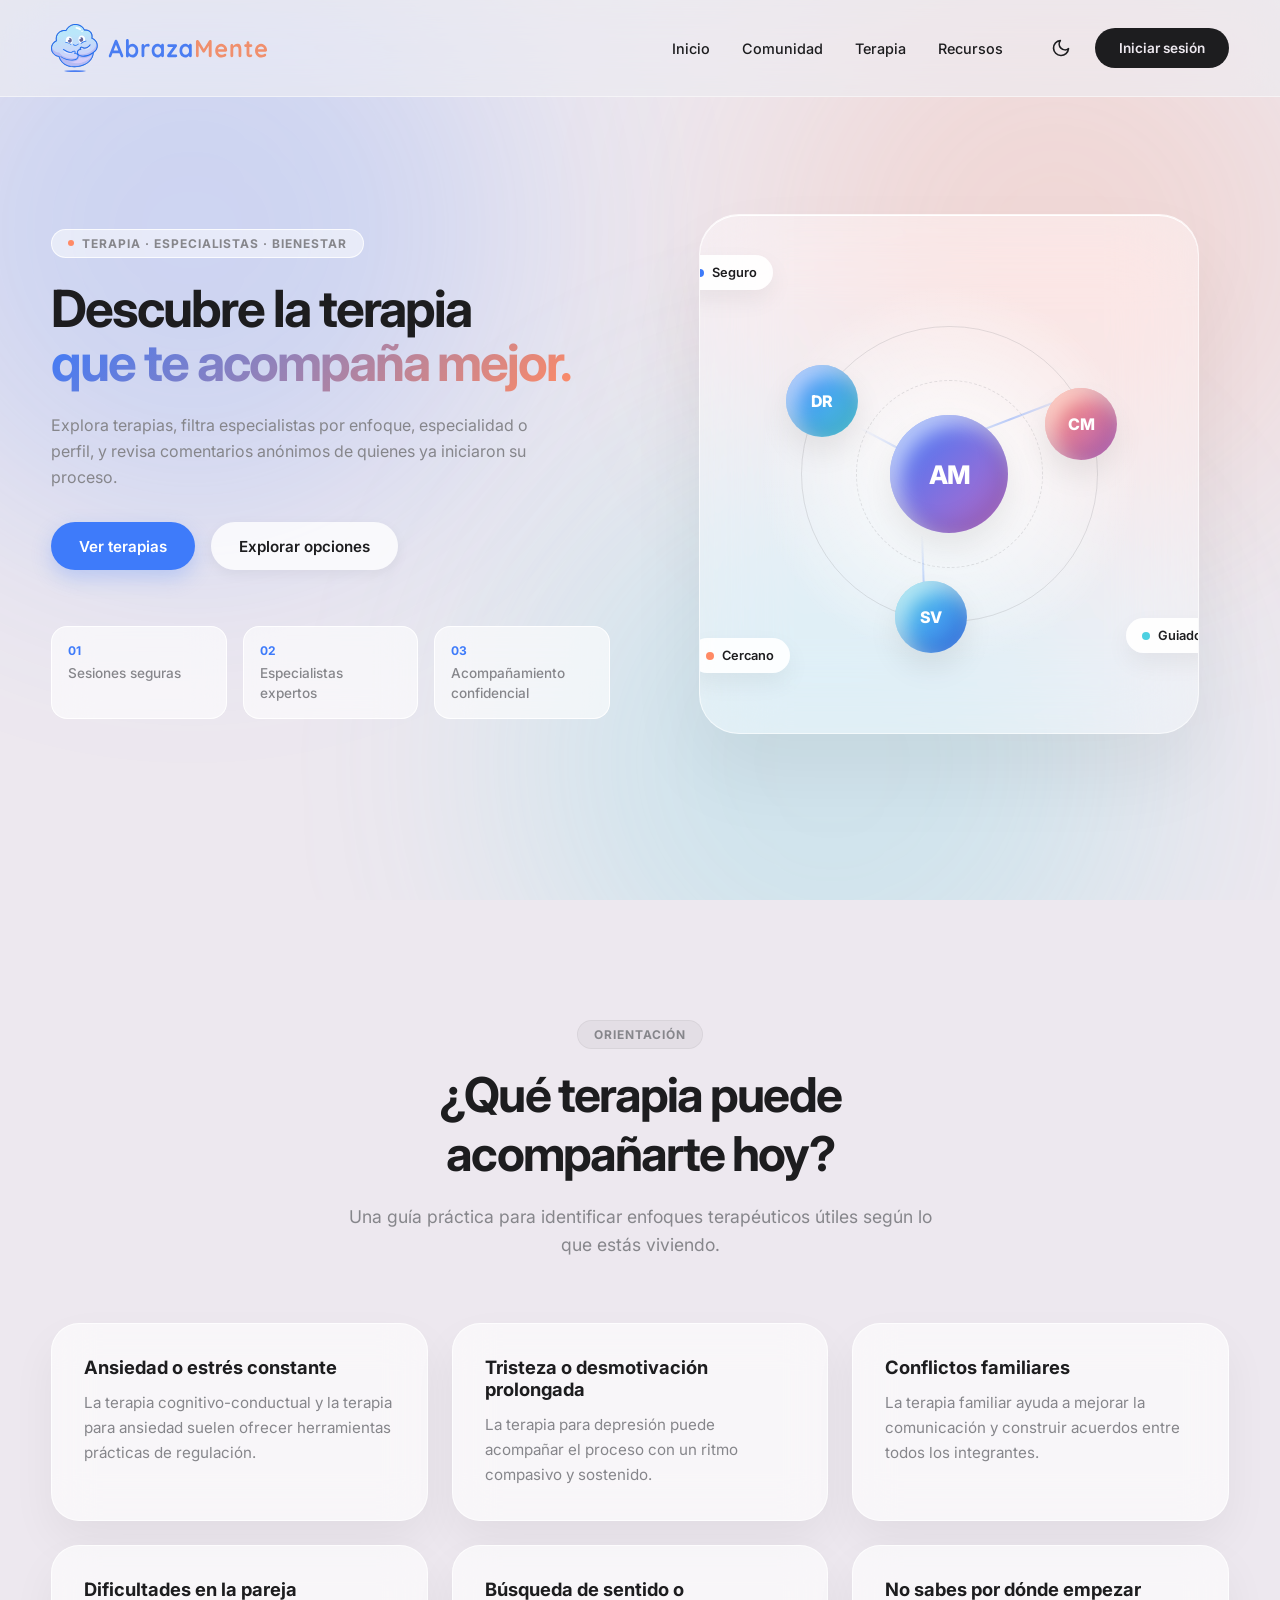
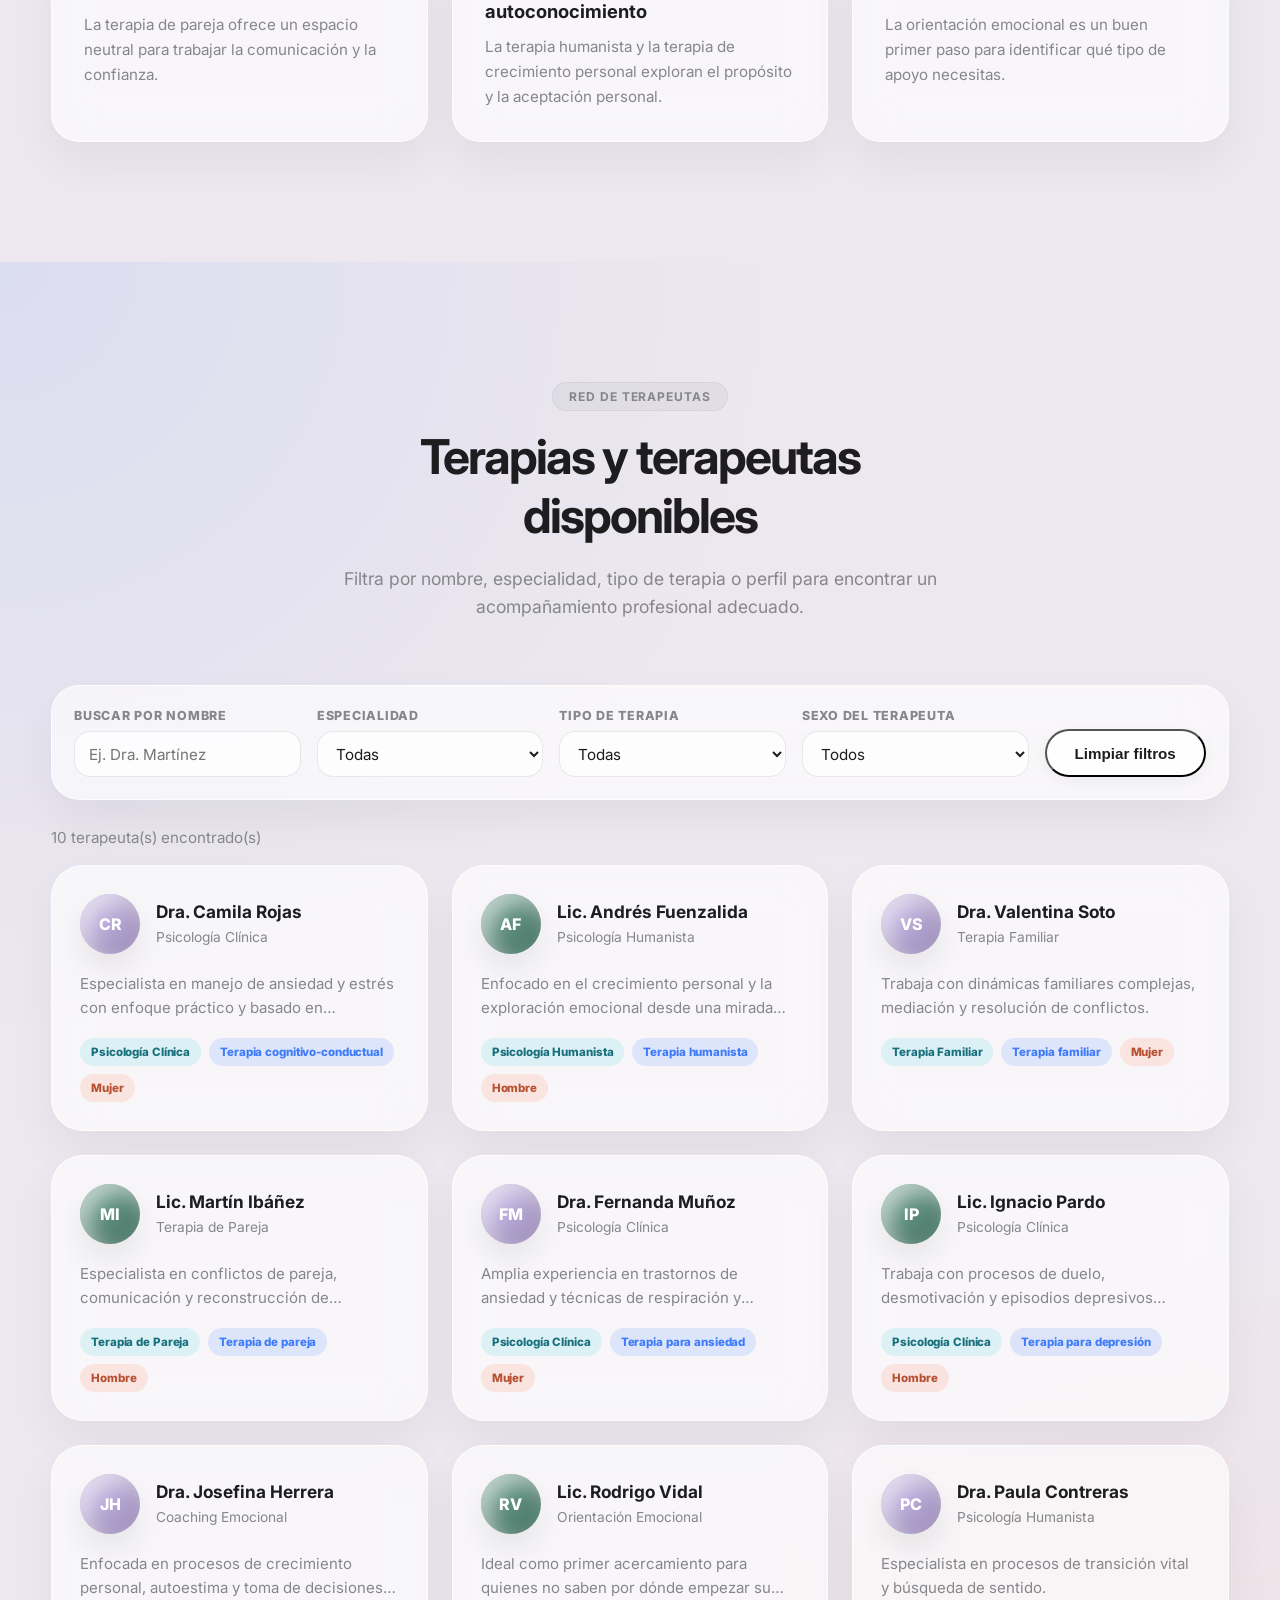
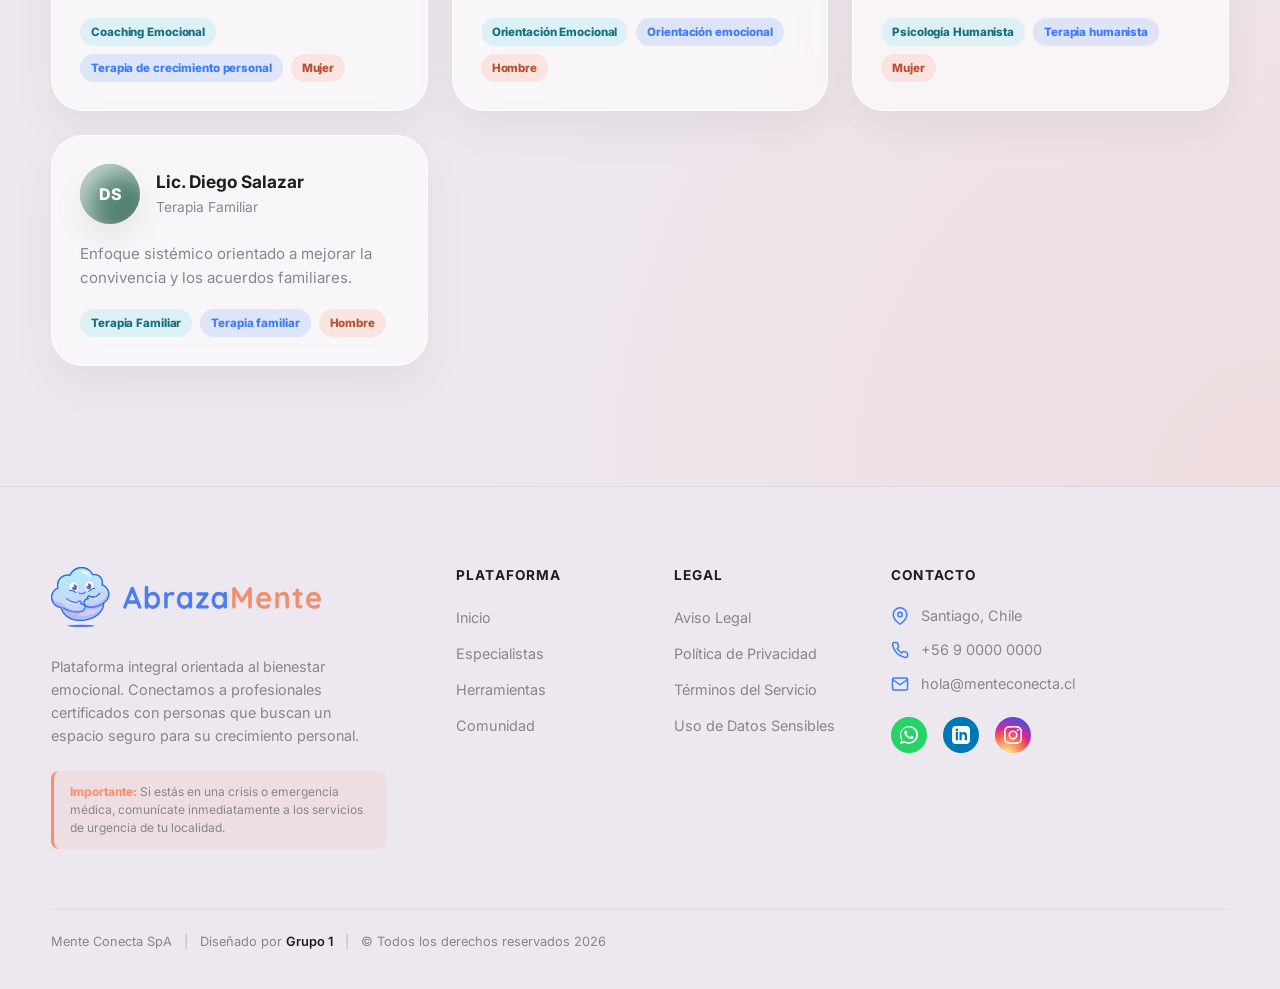
<file: src/main/resources/static/public/terapia.html>
<!DOCTYPE html>
<html lang="es">
<head>
  <meta charset="UTF-8">
  <meta name="viewport" content="width=device-width, initial-scale=1.0">
  <title>Terapia | AbrazaMente</title>
  <meta name="description" content="Terapias y especialistas en salud mental: encuentra acompañamiento profesional, técnicas terapéuticas y espacios de apoyo confidenciales.">
  <link href="https://fonts.googleapis.com/css2?family=Inter:wght@400;500;600;700;800&display=swap" rel="stylesheet">
  <link rel="stylesheet" href="../src/styles/global.css" />
  <link rel="stylesheet" href="../src/styles/terapia.css" />
</head>
<body class="comunidad-page">
  <div id="header-container"></div>

  <section class="comunidad-hero">
    <div class="mesh-background">
      <div class="mesh-blob blob-blue"></div>
      <div class="mesh-blob blob-orange"></div>
      <div class="mesh-blob blob-teal"></div>
    </div>

    <div class="hero-container comunidad-hero-grid">
      <div class="text-column reveal">
        <div class="eyebrow">
          <span class="eyebrow-dot"></span>
          Terapia · Especialistas · Bienestar
        </div>
        <h1>
          Descubre la terapia
          <br>
          <span class="gradient-text">que te acompaña mejor.</span>
        </h1>
        <p class="subtitle">
          Explora terapias, filtra especialistas por enfoque, especialidad o perfil, y revisa comentarios anónimos de quienes ya iniciaron su proceso.
        </p>
        <div class="actions">
          <a href="#especialistas" class="btn-primary">Ver terapias</a>
          <a href="#orientacion" class="btn-secondary">Explorar opciones</a>
        </div>
        <div class="feature-cards comunidad-stats">
          <div class="feat-card"><span class="feat-num">01</span><span class="feat-text">Sesiones seguras</span></div>
          <div class="feat-card"><span class="feat-num">02</span><span class="feat-text">Especialistas expertos</span></div>
          <div class="feat-card"><span class="feat-num">03</span><span class="feat-text">Acompañamiento confidencial</span></div>
        </div>
      </div>

      <div class="visual-column reveal">
        <div class="premium-glass-card comunidad-panel">
          <div class="floating-badge badge-top-left"><span class="dot blue"></span> Seguro</div>
          <div class="floating-badge badge-bottom-left"><span class="dot orange"></span> Cercano</div>
          <div class="floating-badge badge-bottom-right"><span class="dot teal"></span> Guiado</div>
          <div class="community-orbit">
            <div class="community-avatar avatar-main">AM</div>
            <div class="community-avatar avatar-one">DR</div>
            <div class="community-avatar avatar-two">CM</div>
            <div class="community-avatar avatar-three">SV</div>
            <div class="community-line line-one"></div>
            <div class="community-line line-two"></div>
            <div class="community-line line-three"></div>
          </div>
        </div>
      </div>
    </div>
  </section>

  <section id="orientacion" class="services-section comunidad-section">
    <div class="section-header reveal">
      <div class="eyebrow center">Orientación</div>
      <h2 class="section-title">¿Qué terapia puede acompañarte hoy?</h2>
      <p class="section-subtitle">Una guía práctica para identificar enfoques terapéuticos útiles según lo que estás viviendo.</p>
    </div>
    <div class="bento-grid orientation-grid" id="orientationGrid"></div>
  </section>

  <section id="terapias" class="specialists-section comunidad-section comunidad-soft-bg">
    <div class="section-header reveal">
      <div class="eyebrow center">Red de terapeutas</div>
      <h2 class="section-title" id="especialistas">Terapias y terapeutas disponibles</h2>
      <p class="section-subtitle">Filtra por nombre, especialidad, tipo de terapia o perfil para encontrar un acompañamiento profesional adecuado.</p>
    </div>

    <div class="filters reveal" id="filters">
      <div class="filter-group">
        <label for="searchInput">Buscar por nombre</label>
        <input type="text" id="searchInput" placeholder="Ej. Dra. Martínez">
      </div>
      <div class="filter-group">
        <label for="filterEspecialidad">Especialidad</label>
        <select id="filterEspecialidad"><option value="">Todas</option></select>
      </div>
      <div class="filter-group">
        <label for="filterTerapia">Tipo de terapia</label>
        <select id="filterTerapia"><option value="">Todas</option></select>
      </div>
      <div class="filter-group">
        <label for="filterSexo">Sexo del terapeuta</label>
        <select id="filterSexo"><option value="">Todos</option></select>
      </div>
      <button id="clearFilters" class="btn-secondary" type="button">Limpiar filtros</button>
    </div>

    <p class="results-count" id="resultsCount"></p>
    <div class="cards-grid specialists-grid" id="cardsGrid"></div>
    <p class="no-results" id="noResults" hidden>No se encontraron terapeutas con esos filtros.</p>
  </section>

  <div class="modal-overlay" id="modalOverlay" hidden>
    <div class="modal" role="dialog" aria-modal="true" aria-labelledby="modalName">
      <button class="modal-close" id="modalClose" aria-label="Cerrar">✕</button>
      <div class="modal-header">
        <div class="modal-avatar" id="modalAvatar"></div>
        <div>
          <h3 id="modalName"></h3>
          <p class="modal-role" id="modalEspecialidad"></p>
        </div>
      </div>
      <div class="modal-badges" id="modalBadges"></div>
      <p class="modal-desc" id="modalDescripcion"></p>
      <div class="modal-section">
        <h4>Enfoque terapéutico</h4>
        <p id="modalEnfoque"></p>
      </div>
      <div class="modal-section">
        <h4>Comentarios anónimos</h4>
        <ul class="testimonial-list" id="modalComentarios"></ul>
      </div>
    </div>
  </div>

  <div id="footer-container"></div>

  <script type="module" src="../src/js/main.js"></script>
  <script src="../src/js/terapia.js" defer></script>
</body>
</html>
</file>
<file: style.css>
/* Reset and Base Styles */
* {
    margin: 0;
    padding: 0;
    box-sizing: border-box;
    font-family: 'Inter', sans-serif;
}

:root {
    --bg-primary: #090e1a;
    --bg-sidebar: #0f172a;
    --card-bg: rgba(30, 41, 59, 0.45);
    --card-border: rgba(255, 255, 255, 0.08);
    --text-primary: #f8fafc;
    --text-secondary: #94a3b8;
    
    --color-primary: #6366f1; /* Indigo */
    --color-secondary: #06b6d4; /* Cyan */
    --color-success: #10b981; /* Emerald */
    --color-danger: #ef4444; /* Rose */
    
    --accent-gradient: linear-gradient(135deg, #6366f1 0%, #06b6d4 100%);
    --hover-gradient: linear-gradient(135deg, #4f46e5 0%, #0891b2 100%);
    --card-shadow: 0 8px 32px 0 rgba(0, 0, 0, 0.37);
    --border-radius: 16px;
    --transition: all 0.3s cubic-bezier(0.4, 0, 0.2, 1);
}

body {
    background-color: var(--bg-primary);
    color: var(--text-primary);
    min-height: 100vh;
    overflow-x: hidden;
}

/* App Layout */
.app-container {
    display: flex;
    min-height: 100vh;
}

/* Sidebar Navigation */
.app-sidebar {
    width: 260px;
    background-color: var(--bg-sidebar);
    border-right: 1px solid var(--card-border);
    padding: 24px;
    display: flex;
    flex-direction: column;
    position: fixed;
    height: 100vh;
    z-index: 10;
}

.sidebar-brand {
    display: flex;
    align-items: center;
    gap: 12px;
    margin-bottom: 40px;
}

.brand-logo {
    width: 40px;
    height: 40px;
    background: var(--accent-gradient);
    border-radius: 12px;
    display: flex;
    align-items: center;
    justify-content: center;
    font-size: 20px;
    color: white;
    box-shadow: 0 4px 12px rgba(99, 102, 241, 0.3);
}

.brand-name {
    font-family: 'Outfit', sans-serif;
    font-size: 20px;
    font-weight: 700;
    letter-spacing: -0.5px;
    background: var(--accent-gradient);
    -webkit-background-clip: text;
    -webkit-text-fill-color: transparent;
}

.sidebar-nav {
    display: flex;
    flex-direction: column;
    gap: 8px;
    flex-grow: 1;
}

.nav-btn {
    display: flex;
    align-items: center;
    gap: 12px;
    background: none;
    border: none;
    padding: 14px 16px;
    border-radius: 12px;
    color: var(--text-secondary);
    font-size: 15px;
    font-weight: 500;
    cursor: pointer;
    text-align: left;
    transition: var(--transition);
    width: 100%;
}

.nav-btn i {
    font-size: 18px;
}

.nav-btn:hover {
    color: var(--text-primary);
    background-color: rgba(255, 255, 255, 0.05);
}

.nav-btn.active {
    color: white;
    background: var(--accent-gradient);
    box-shadow: 0 4px 15px rgba(99, 102, 241, 0.2);
}

.sidebar-user {
    display: flex;
    align-items: center;
    gap: 12px;
    padding-top: 20px;
    border-top: 1px solid var(--card-border);
}

.user-avatar {
    width: 42px;
    height: 42px;
    border-radius: 50%;
    background-color: var(--color-primary);
    display: flex;
    align-items: center;
    justify-content: center;
    font-weight: 600;
    color: white;
    font-size: 14px;
}

.user-info {
    display: flex;
    flex-direction: column;
}

.user-name {
    font-weight: 600;
    font-size: 14px;
}

.user-role {
    font-size: 12px;
    color: var(--text-secondary);
}

/* Main Content Area */
.app-main {
    margin-left: 260px;
    flex-grow: 1;
    padding: 40px;
    max-width: 1200px;
    width: calc(100% - 260px);
}

/* Section Common Headers */
.section-header {
    margin-bottom: 32px;
}

.section-header h1 {
    font-family: 'Outfit', sans-serif;
    font-size: 32px;
    font-weight: 700;
    margin-bottom: 8px;
    letter-spacing: -0.5px;
}

.section-subtitle {
    color: var(--text-secondary);
    font-size: 16px;
}

/* Tab Routing */
.tab-content {
    display: none;
    animation: fadeIn 0.4s ease-out;
}

.tab-content.active {
    display: block;
}

@keyframes fadeIn {
    from { opacity: 0; transform: translateY(8px); }
    to { opacity: 1; transform: translateY(0); }
}

/* Glassmorphism Cards */
.card.glass {
    background: var(--card-bg);
    border: 1px solid var(--card-border);
    backdrop-filter: blur(16px);
    -webkit-backdrop-filter: blur(16px);
    border-radius: var(--border-radius);
    padding: 24px;
    box-shadow: var(--card-shadow);
    transition: var(--transition);
}

.card.glass:hover {
    border-color: rgba(255, 255, 255, 0.15);
    transform: translateY(-2px);
}

.icon-accent {
    background: var(--accent-gradient);
    -webkit-background-clip: text;
    -webkit-text-fill-color: transparent;
    margin-right: 8px;
}

/* Dashboard Grid */
.dashboard-grid {
    display: grid;
    grid-template-columns: repeat(2, 1fr);
    gap: 24px;
}

.checkin-card h3, .progress-card h3, .action-card h3 {
    font-family: 'Outfit', sans-serif;
    font-size: 18px;
    font-weight: 600;
    margin-bottom: 20px;
    display: flex;
    align-items: center;
}

/* Mood Selector */
.mood-selector {
    display: flex;
    justify-content: space-between;
    gap: 10px;
}

.mood-btn {
    flex: 1;
    background: rgba(255, 255, 255, 0.03);
    border: 1px solid var(--card-border);
    border-radius: 12px;
    padding: 12px;
    cursor: pointer;
    display: flex;
    flex-direction: column;
    align-items: center;
    gap: 8px;
    transition: var(--transition);
}

.mood-btn:hover {
    background: rgba(255, 255, 255, 0.08);
    border-color: var(--color-primary);
}

.mood-btn.selected {
    background: var(--accent-gradient);
    border-color: transparent;
}

.mood-btn.selected .mood-label {
    color: white;
}

.mood-emoji {
    font-size: 24px;
}

.mood-label {
    font-size: 12px;
    color: var(--text-secondary);
    font-weight: 500;
}

.checkin-feedback {
    margin-top: 16px;
    padding: 12px;
    background-color: rgba(99, 102, 241, 0.1);
    border-left: 3px solid var(--color-primary);
    border-radius: 6px;
    font-size: 14px;
    line-height: 1.5;
}

.checkin-feedback.hidden {
    display: none;
}

/* Progress Ring Container */
.progress-container {
    display: flex;
    align-items: center;
    gap: 24px;
}

.progress-ring-wrapper {
    position: relative;
    width: 90px;
    height: 90px;
    border-radius: 50%;
    background: conic-gradient(var(--color-secondary) 0%, rgba(255, 255, 255, 0.05) 0%);
    display: flex;
    align-items: center;
    justify-content: center;
    transition: var(--transition);
}

/* Progress Inner Mask */
.progress-ring-wrapper::after {
    content: '';
    position: absolute;
    width: 74px;
    height: 74px;
    background-color: #121829;
    border-radius: 50%;
}

.progress-ring-percentage {
    position: relative;
    z-index: 2;
    font-family: 'Outfit', sans-serif;
    font-size: 22px;
    font-weight: 700;
}

.progress-details {
    display: flex;
    flex-direction: column;
    gap: 4px;
}

.progress-motivation {
    font-size: 13px;
    color: var(--text-secondary);
}

/* Buttons */
.btn {
    display: inline-flex;
    align-items: center;
    gap: 8px;
    padding: 12px 24px;
    border-radius: 12px;
    font-size: 15px;
    font-weight: 600;
    cursor: pointer;
    border: none;
    transition: var(--transition);
}

.btn-primary {
    background: var(--accent-gradient);
    color: white;
    box-shadow: 0 4px 15px rgba(99, 102, 241, 0.3);
}

.btn-primary:hover {
    background: var(--hover-gradient);
    transform: translateY(-1px);
}

.btn-success {
    background-color: var(--color-success);
    color: white;
}

.btn-success:hover {
    background-color: #0d9488;
}

.btn-danger {
    background-color: var(--color-danger);
    color: white;
}

.btn-danger:hover {
    background-color: #dc2626;
}

.btn-outline {
    background: none;
    border: 1px solid var(--card-border);
    color: var(--text-primary);
}

.btn-outline:hover {
    background-color: rgba(255, 255, 255, 0.05);
    border-color: var(--text-primary);
}

.btn-sm {
    padding: 8px 16px;
    font-size: 13px;
    border-radius: 8px;
}

.btn-secondary {
    background-color: var(--bg-sidebar);
    color: var(--text-secondary);
    border: 1px solid var(--card-border);
}

.btn-secondary:hover {
    color: var(--text-primary);
    background-color: rgba(255, 255, 255, 0.05);
}

.hidden {
    display: none !important;
}

/* Quote Card */
.quote-card {
    grid-column: span 2;
    display: flex;
    flex-direction: column;
    gap: 12px;
    padding: 32px !important;
}

.quote-icon {
    font-size: 28px;
    color: rgba(99, 102, 241, 0.2);
}

.quote-text {
    font-size: 18px;
    font-style: italic;
    line-height: 1.6;
    font-weight: 300;
}

.quote-author {
    align-self: flex-end;
    font-size: 14px;
    color: var(--text-secondary);
}

/* Sub-Tab Navigation */
.sub-tab-navigation {
    display: flex;
    gap: 12px;
    margin-bottom: 24px;
    border-bottom: 1px solid var(--card-border);
    padding-bottom: 12px;
}

.sub-btn {
    background: none;
    border: none;
    color: var(--text-secondary);
    font-size: 16px;
    font-weight: 600;
    cursor: pointer;
    padding: 8px 16px;
    position: relative;
    transition: var(--transition);
}

.sub-btn:hover {
    color: var(--text-primary);
}

.sub-btn.active {
    color: var(--text-primary);
}

.sub-btn.active::after {
    content: '';
    position: absolute;
    bottom: -13px;
    left: 0;
    width: 100%;
    height: 3px;
    background: var(--accent-gradient);
    border-radius: 3px;
}

.sub-tab-content {
    display: none;
    animation: fadeIn 0.4s ease-out;
}

.sub-tab-content.active {
    display: block;
}

/* Breathing Layout */
.breathing-layout {
    display: grid;
    grid-template-columns: 1fr 1fr;
    gap: 32px;
}

.breathing-card {
    display: flex;
    flex-direction: column;
    align-items: center;
    justify-content: center;
    padding: 40px !important;
    min-height: 350px;
}

.breathing-animation-container {
    width: 220px;
    height: 220px;
    display: flex;
    align-items: center;
    justify-content: center;
    margin-bottom: 30px;
}

.breathing-circle {
    width: 160px;
    height: 160px;
    border-radius: 50%;
    background: radial-gradient(circle, rgba(99, 102, 241, 0.4) 0%, rgba(6, 182, 212, 0.1) 100%);
    border: 2px dashed rgba(255, 255, 255, 0.2);
    display: flex;
    align-items: center;
    justify-content: center;
    transition: transform 4s cubic-bezier(0.4, 0, 0.2, 1), background-color 0.5s ease;
    box-shadow: 0 0 40px rgba(99, 102, 241, 0.2);
}

.breathing-inner-circle {
    display: flex;
    flex-direction: column;
    align-items: center;
    justify-content: center;
    gap: 4px;
}

#breathing-phase-text {
    font-size: 18px;
    font-weight: 700;
    text-transform: uppercase;
    letter-spacing: 1px;
}

#breathing-timer {
    font-size: 14px;
    color: var(--text-secondary);
}

/* Dynamic Classes for Breathing States */
.breathing-circle.inhale {
    transform: scale(1.35);
    background: radial-gradient(circle, rgba(6, 182, 212, 0.7) 0%, rgba(99, 102, 241, 0.3) 100%);
    box-shadow: 0 0 60px rgba(6, 182, 212, 0.4);
    border-style: solid;
}

.breathing-circle.hold-full {
    transform: scale(1.35);
    background: radial-gradient(circle, rgba(99, 102, 241, 0.7) 0%, rgba(6, 182, 212, 0.3) 100%);
    box-shadow: 0 0 60px rgba(99, 102, 241, 0.5);
    border-style: solid;
}

.breathing-circle.exhale {
    transform: scale(1.0);
    background: radial-gradient(circle, rgba(6, 182, 212, 0.4) 0%, rgba(99, 102, 241, 0.1) 100%);
    box-shadow: 0 0 40px rgba(6, 182, 212, 0.2);
}

.breathing-circle.hold-empty {
    transform: scale(1.0);
    background: rgba(255, 255, 255, 0.02);
    box-shadow: none;
    border-style: dashed;
}

.breathing-info {
    display: flex;
    flex-direction: column;
    justify-content: center;
    gap: 20px;
}

.breathing-info h3 {
    font-family: 'Outfit', sans-serif;
    font-size: 22px;
}

.steps-list {
    margin-left: 20px;
    display: flex;
    flex-direction: column;
    gap: 12px;
}

.steps-list li {
    font-size: 15px;
    line-height: 1.5;
}

.info-alert {
    display: flex;
    gap: 12px;
    background-color: rgba(6, 182, 212, 0.08);
    border: 1px solid rgba(6, 182, 212, 0.2);
    border-radius: 8px;
    padding: 16px;
    font-size: 14px;
    line-height: 1.5;
}

.info-alert i {
    font-size: 18px;
    color: var(--color-secondary);
}

/* Grounding Wizard */
.grounding-wizard {
    margin-top: 24px;
}

.grounding-progress {
    height: 6px;
    background-color: rgba(255, 255, 255, 0.05);
    border-radius: 3px;
    margin-bottom: 32px;
    overflow: hidden;
}

.grounding-progress-bar {
    height: 100%;
    width: 20%;
    background: var(--accent-gradient);
    border-radius: 3px;
    transition: var(--transition);
}

.grounding-step {
    display: none;
    animation: fadeIn 0.4s ease-out;
}

.grounding-step.active {
    display: block;
}

.grounding-step h4 {
    font-size: 20px;
    font-family: 'Outfit', sans-serif;
    margin-bottom: 8px;
    display: flex;
    align-items: center;
    gap: 10px;
}

.step-num {
    background: var(--accent-gradient);
    color: white;
    width: 32px;
    height: 32px;
    border-radius: 50%;
    display: flex;
    align-items: center;
    justify-content: center;
    font-size: 16px;
    font-weight: 700;
}

.step-desc {
    color: var(--text-secondary);
    margin-bottom: 24px;
    font-size: 15px;
}

.input-group {
    display: flex;
    flex-direction: column;
    gap: 12px;
    margin-bottom: 32px;
}

.grounding-input {
    background-color: rgba(255, 255, 255, 0.03);
    border: 1px solid var(--card-border);
    border-radius: 8px;
    padding: 14px 16px;
    color: white;
    font-size: 15px;
    transition: var(--transition);
}

.grounding-input:focus {
    outline: none;
    border-color: var(--color-primary);
    background-color: rgba(255, 255, 255, 0.06);
}

.grounding-controls {
    display: flex;
    justify-content: flex-end;
    gap: 12px;
    border-top: 1px solid var(--card-border);
    padding-top: 20px;
}

.grounding-completed-animation {
    display: flex;
    flex-direction: column;
    align-items: center;
    text-align: center;
    gap: 16px;
    padding: 40px 0;
}

.completed-icon {
    font-size: 64px;
    color: var(--color-success);
    animation: scalePop 0.5s cubic-bezier(0.175, 0.885, 0.32, 1.275);
}

@keyframes scalePop {
    0% { transform: scale(0.5); opacity: 0; }
    100% { transform: scale(1); opacity: 1; }
}

/* Micro-Habits Card */
.habits-header {
    display: flex;
    justify-content: space-between;
    align-items: center;
    border-bottom: 1px solid var(--card-border);
    padding-bottom: 20px;
    margin-bottom: 24px;
}

.habits-progress-bar-container {
    display: flex;
    flex-direction: column;
    align-items: flex-end;
    gap: 8px;
    width: 200px;
}

.habits-percentage {
    font-size: 18px;
    font-weight: 700;
}

.habits-bar-outer {
    height: 8px;
    width: 100%;
    background-color: rgba(255, 255, 255, 0.05);
    border-radius: 4px;
    overflow: hidden;
}

.habits-bar-inner {
    height: 100%;
    width: 0%;
    background: var(--accent-gradient);
    border-radius: 4px;
    transition: var(--transition);
}

.habits-list {
    display: flex;
    flex-direction: column;
    gap: 16px;
    margin-bottom: 24px;
}

.habit-item {
    display: flex;
    align-items: flex-start;
    gap: 16px;
    cursor: pointer;
    padding: 16px;
    background-color: rgba(255, 255, 255, 0.02);
    border: 1px solid var(--card-border);
    border-radius: 12px;
    transition: var(--transition);
}

.habit-item:hover {
    background-color: rgba(255, 255, 255, 0.05);
    border-color: rgba(255, 255, 255, 0.15);
}

/* Custom Checkbox Design */
.habit-checkbox {
    position: absolute;
    opacity: 0;
    cursor: pointer;
    height: 0;
    width: 0;
}

.custom-checkbox {
    width: 24px;
    height: 24px;
    border: 2px solid var(--card-border);
    border-radius: 6px;
    display: inline-block;
    position: relative;
    flex-shrink: 0;
    transition: var(--transition);
}

.habit-item:hover .custom-checkbox {
    border-color: var(--color-primary);
}

.habit-checkbox:checked ~ .custom-checkbox {
    background: var(--accent-gradient);
    border-color: transparent;
}

.habit-checkbox:checked ~ .custom-checkbox::after {
    content: '';
    position: absolute;
    left: 8px;
    top: 4px;
    width: 5px;
    height: 10px;
    border: solid white;
    border-width: 0 2px 2px 0;
    transform: rotate(45deg);
}

.habit-text {
    display: flex;
    flex-direction: column;
    gap: 4px;
}

.habit-text strong {
    font-size: 15px;
    font-weight: 600;
}

.habit-text span {
    font-size: 13px;
    color: var(--text-secondary);
    line-height: 1.4;
}

.habit-checkbox:checked ~ .habit-text strong {
    text-decoration: line-through;
    color: var(--text-secondary);
}

/* Resource Section & Grid */
.resources-container {
    display: flex;
    flex-direction: column;
    gap: 40px;
}

.resources-section h2 {
    font-family: 'Outfit', sans-serif;
    font-size: 22px;
    margin-bottom: 20px;
}

.resources-grid {
    display: grid;
    grid-template-columns: repeat(3, 1fr);
    gap: 24px;
}

.resource-card {
    display: flex;
    align-items: flex-start;
    gap: 16px;
    padding: 20px !important;
}

.resource-icon {
    font-size: 32px;
    color: var(--color-danger);
    background-color: rgba(239, 68, 68, 0.1);
    width: 54px;
    height: 54px;
    border-radius: 12px;
    display: flex;
    align-items: center;
    justify-content: center;
    flex-shrink: 0;
}

.resource-info-block {
    display: flex;
    flex-direction: column;
    gap: 8px;
}

.resource-info-block h4 {
    font-size: 15px;
    font-weight: 600;
    line-height: 1.4;
}

.resource-info-block p {
    font-size: 12px;
    color: var(--text-secondary);
    line-height: 1.4;
    margin-bottom: 12px;
}

/* Affiliate Books Grid */
.books-grid {
    display: grid;
    grid-template-columns: repeat(2, 1fr);
    gap: 24px;
    margin-top: 16px;
}

.book-card {
    display: flex;
    gap: 20px;
}

.book-cover {
    background: linear-gradient(135deg, #1e293b 0%, #0f172a 100%);
    border: 1px solid var(--card-border);
    border-radius: 8px;
    width: 100px;
    height: 140px;
    display: flex;
    align-items: center;
    justify-content: center;
    font-size: 36px;
    color: rgba(255, 255, 255, 0.15);
    flex-shrink: 0;
    box-shadow: 0 4px 8px rgba(0, 0, 0, 0.2);
}

.book-details {
    display: flex;
    flex-direction: column;
    gap: 6px;
}

.book-details h4 {
    font-size: 16px;
    font-weight: 600;
}

.book-author {
    font-size: 13px;
    color: var(--text-secondary);
    font-weight: 500;
}

.book-details p {
    font-size: 13px;
    color: var(--text-secondary);
    line-height: 1.4;
    margin-bottom: 10px;
}

.book-link {
    color: var(--color-secondary);
    font-size: 13px;
    font-weight: 600;
    text-decoration: none;
    display: inline-flex;
    align-items: center;
    gap: 6px;
    transition: var(--transition);
}

.book-link:hover {
    color: var(--color-primary);
}

/* Clinician Directory Filter Bar */
.directory-filter-bar {
    display: flex;
    justify-content: space-between;
    align-items: center;
    padding: 16px 24px !important;
    margin-bottom: 32px;
    border-radius: 12px !important;
    gap: 24px;
}

.search-input-wrapper {
    position: relative;
    flex-grow: 1;
    max-width: 400px;
}

.search-icon {
    position: absolute;
    left: 16px;
    top: 14px;
    color: var(--text-secondary);
}

#directory-search {
    width: 100%;
    background-color: rgba(255, 255, 255, 0.03);
    border: 1px solid var(--card-border);
    border-radius: 8px;
    padding: 12px 16px 12px 42px;
    color: white;
    font-size: 14px;
    transition: var(--transition);
}

#directory-search:focus {
    outline: none;
    border-color: var(--color-primary);
}

.filters-wrapper {
    display: flex;
    align-items: center;
    gap: 20px;
}

#specialty-filter {
    background-color: #0f172a;
    border: 1px solid var(--card-border);
    color: white;
    padding: 12px 16px;
    border-radius: 8px;
    font-size: 14px;
    cursor: pointer;
    outline: none;
}

.filter-checkbox-label {
    display: flex;
    align-items: center;
    gap: 8px;
    font-size: 14px;
    color: var(--text-secondary);
    cursor: pointer;
    user-select: none;
}

.filter-checkbox-label input {
    width: 16px;
    height: 16px;
    accent-color: var(--color-primary);
    cursor: pointer;
}

/* Directory Clinicians Grid */
.directory-grid {
    display: grid;
    grid-template-columns: repeat(3, 1fr);
    gap: 24px;
}

.clinician-card {
    display: flex;
    flex-direction: column;
    height: 100%;
}

.clinician-header {
    display: flex;
    gap: 16px;
    margin-bottom: 16px;
}

.clinician-avatar {
    width: 52px;
    height: 52px;
    border-radius: 50%;
    background-color: #1e293b;
    display: flex;
    align-items: center;
    justify-content: center;
    font-size: 22px;
    color: var(--text-secondary);
    border: 2px solid var(--card-border);
    flex-shrink: 0;
}

.clinician-meta {
    display: flex;
    flex-direction: column;
    gap: 4px;
}

.clinician-meta h4 {
    font-size: 16px;
    font-weight: 600;
}

.clinician-title {
    font-size: 12px;
    background: var(--accent-gradient);
    -webkit-background-clip: text;
    -webkit-text-fill-color: transparent;
    font-weight: 600;
}

.badge-volunteer {
    align-self: flex-start;
    font-size: 10px;
    background-color: rgba(16, 185, 129, 0.1);
    color: var(--color-success);
    border: 1px solid rgba(16, 185, 129, 0.2);
    padding: 2px 8px;
    border-radius: 20px;
    font-weight: 600;
    text-transform: uppercase;
}

.clinician-bio {
    font-size: 13px;
    color: var(--text-secondary);
    line-height: 1.5;
    margin-bottom: 20px;
    flex-grow: 1;
}

.clinician-footer {
    display: flex;
    justify-content: space-between;
    align-items: center;
    border-top: 1px solid var(--card-border);
    padding-top: 16px;
    margin-top: auto;
}

.rating-badge {
    font-size: 13px;
    font-weight: 600;
    display: flex;
    align-items: center;
    gap: 4px;
    color: #f59e0b; /* Amber star */
}

/* Printing Template Styling */
@media print {
    body * {
        visibility: hidden;
    }
    #print-template, #print-template * {
        visibility: visible;
    }
    #print-template {
        position: absolute;
        left: 0;
        top: 0;
        width: 100%;
        color: black;
        background-color: white;
    }
    .print-container {
        padding: 40px;
    }
    .print-container h1 {
        margin-bottom: 24px;
        font-size: 28px;
        border-bottom: 2px solid #ccc;
        padding-bottom: 12px;
    }
    .print-container p {
        font-size: 14px;
        line-height: 1.6;
        margin-bottom: 16px;
    }
}

/* Responsive Styling for Mobile */
@media (max-width: 1024px) {
    .app-sidebar {
        width: 80px;
        padding: 20px 10px;
        align-items: center;
    }
    .brand-name, .nav-btn span, .user-info {
        display: none;
    }
    .app-main {
        margin-left: 80px;
        width: calc(100% - 80px);
        padding: 30px 20px;
    }
    .breathing-layout {
        grid-template-columns: 1fr;
    }
    .directory-grid, .resources-grid {
        grid-template-columns: repeat(2, 1fr);
    }
}

@media (max-width: 768px) {
    .app-container {
        flex-direction: column;
    }
    .app-sidebar {
        position: relative;
        width: 100%;
        height: auto;
        flex-direction: row;
        justify-content: space-between;
        padding: 12px 20px;
        border-right: none;
        border-bottom: 1px solid var(--card-border);
    }
    .sidebar-brand {
        margin-bottom: 0;
    }
    .sidebar-nav {
        flex-direction: row;
        gap: 12px;
    }
    .nav-btn {
        padding: 10px;
    }
    .sidebar-user {
        display: none;
    }
    .app-main {
        margin-left: 0;
        width: 100%;
        padding: 24px 16px;
    }
    .dashboard-grid, .directory-grid, .books-grid, .resources-grid {
        grid-template-columns: 1fr;
    }
    .quote-card {
        grid-column: span 1;
    }
    .directory-filter-bar {
        flex-direction: column;
        align-items: stretch;
    }
    .search-input-wrapper {
        max-width: none;
    }
}
</file>
<file: frontend/src/styles/global.css>
/* --- VARIABLES GLOBALES Y MODO OSCURO --- */
:root {
  /* Fondo original oscurecido un poco para mayor contraste (#F5F5F7 -> #EBEBF0) */
  --bg-base: #ede8ef; 
  --text-main: #1D1D1F;
  --text-muted: #86868B;
  
  --brand-blue: #3E7BFA;
  --brand-blue-hover: #2B62D9;
  --brand-orange: #FF8A65;
  --brand-teal: #4DD0E1;
  --brand-purple: #BA68C8;

  --orb-shadow: inset -10px -10px 20px rgba(0,0,0,0.1), inset 10px 10px 20px rgba(255,255,255,0.6), 0 15px 30px rgba(0,0,0,0.08);
}

/* Variables para Modo Oscuro */
[data-theme="dark"] {
  --bg-base: #121212;
  --text-main: #F5F5F7;
  --text-muted: #A1A1A6;
  
  --orb-shadow: inset -10px -10px 20px rgba(0,0,0,0.5), inset 10px 10px 20px rgba(255,255,255,0.2), 0 15px 30px rgba(0,0,0,0.4);
}

* {
  box-sizing: border-box;
  margin: 0;
  padding: 0;
}

body {
  font-family: 'Inter', -apple-system, BlinkMacSystemFont, "Segoe UI", Roboto, Helvetica, Arial, sans-serif;
  background-color: var(--bg-base);
  color: var(--text-main);
  -webkit-font-smoothing: antialiased;
  min-height: 100vh;
  overflow-x: hidden;
  transition: background-color 0.4s ease, color 0.4s ease;
}

/* Modificadores globales para Modo Oscuro en tarjetas (Glassmorphism oscuro) */
[data-theme="dark"] .premium-glass-card,
[data-theme="dark"] .bento-card,
[data-theme="dark"] .feat-card,
[data-theme="dark"] .faq-item,
[data-theme="dark"] .testimonial-card,
[data-theme="dark"] .specialist-card,
[data-theme="dark"] .trust-glass-pill {
  background: rgba(30, 30, 32, 0.65);
  border: 1px solid rgba(255, 255, 255, 0.1);
  box-shadow: 0 20px 40px rgba(0,0,0,0.2);
}



/* --- Menú de Navegación (Header) --- */
.mente-header {
  position: fixed;
  top: 0;
  left: 0;
  width: 100%;
  z-index: 1000;
  background: rgba(235, 235, 240, 0.7); /* Adaptado al nuevo bg-base */
  backdrop-filter: blur(20px) saturate(150%);
  -webkit-backdrop-filter: blur(20px) saturate(150%);
  border-bottom: 1px solid rgba(255, 255, 255, 0.5);
  transition: all 0.3s ease;
}

[data-theme="dark"] .mente-header {
  background: rgba(18, 18, 18, 0.7);
  border-bottom: 1px solid rgba(255, 255, 255, 0.08);
}

.header-container {
  display: flex;
  justify-content: space-between;
  align-items: center;
  max-width: 1280px;
  margin: 0 auto;
  padding: 1.5rem 4vw;
}

.logo-link {
  display: flex;
  align-items: center;
  text-decoration: none;
}

.logo-img {
  height: 3rem;
  width: auto;
}

.main-nav {
  display: flex;
  gap: 32px;
  margin-left: auto; 
  margin-right: 40px;
}

.nav-link {
  text-decoration: none;
  color: var(--text-main);
  font-size: 0.9rem;
  font-weight: 500;
  transition: color 0.2s ease;
}

.nav-link:hover {
  color: var(--brand-blue);
}

/* Botones y acciones del Header */
.header-actions {
  display: flex;
  align-items: center;
  gap: 16px;
}

.theme-toggle-btn {
  background: transparent;
  border: none;
  color: var(--text-main);
  cursor: pointer;
  display: flex;
  align-items: center;
  justify-content: center;
  padding: 8px;
  border-radius: 50%;
  transition: background 0.3s ease;
}

.theme-toggle-btn:hover {
  background: rgba(134, 134, 139, 0.15);
}

.theme-toggle-btn svg {
  width: 20px;
  height: 20px;
}

.btn-login {
  display: inline-flex;
  align-items: center;
  justify-content: center;
  height: 40px;
  padding: 0 24px;
  border-radius: 100px;
  background-color: var(--text-main);
  color: var(--bg-base); /* Invierte colores nativamente */
  font-size: 0.85rem;
  font-weight: 600;
  text-decoration: none;
  transition: transform 0.2s ease, background-color 0.2s ease, box-shadow 0.2s ease;
}

.btn-login:hover {
  transform: scale(1.04);
  background-color: var(--brand-blue);
  color: white;
  box-shadow: 0 8px 16px rgba(62, 123, 250, 0.2);
}

@media (max-width: 960px) {
  .main-nav { display: none; }
  .logo-img { height: 36px; }
}

/* --- Fondo Mesh Premium --- */
.apple-hero {
  position: relative;
  min-height: 100vh;
  display: flex;
  align-items: center;
  justify-content: center;
  padding: 100px 4vw 60px 4vw;
  overflow: hidden;
}

.mesh-background {
  position: absolute;
  inset: 0;
  z-index: 0;
  pointer-events: none;
}

.mesh-blob {
  position: absolute;
  border-radius: 50%;
  filter: blur(120px);
  opacity: 0.6;
  animation: float 15s ease-in-out infinite alternate;
}

/* Tonos más saturados para que se vean bien en Light y Dark */
.blob-blue { width: 50vw; height: 50vw; background: rgba(62, 123, 250, 0.3); top: -10%; left: -10%; }
.blob-orange { width: 45vw; height: 45vw; background: rgba(255, 138, 101, 0.3); top: -5%; right: -5%; animation-delay: -5s; }
.blob-teal { width: 50vw; height: 50vw; background: rgba(77, 208, 225, 0.3); bottom: -20%; right: 10%; animation-delay: -10s; }

/* --- Contenedor Principal --- */
.hero-container {
  position: relative;
  z-index: 1;
  max-width: 1280px;
  width: 100%;
  display: grid;
  grid-template-columns: 1fr 1fr;
  gap: 60px;
  align-items: center;
}

.text-column {
  display: flex;
  flex-direction: column;
  gap: 24px;
}

.eyebrow {
  display: inline-flex;
  align-items: center;
  gap: 8px;
  font-size: 0.75rem;
  font-weight: 700;
  text-transform: uppercase;
  letter-spacing: 0.08em;
  color: var(--text-muted);
  background: rgba(255, 255, 255, 0.5);
  padding: 6px 16px;
  border-radius: 100px;
  width: max-content;
  border: 1px solid rgba(255, 255, 255, 0.8);
}

[data-theme="dark"] .eyebrow {
  background: rgba(255, 255, 255, 0.1);
  border-color: rgba(255, 255, 255, 0.15);
  color: var(--text-main);
}

.eyebrow-dot { width: 6px; height: 6px; border-radius: 50%; background: var(--brand-orange); }

h1 {
  font-size: clamp(2.5rem, 4vw, 4rem); 
  line-height: 1.05;
  font-weight: 700;
  letter-spacing: -0.04em;
}

.gradient-text {
  background: linear-gradient(135deg, var(--brand-blue), var(--brand-orange));
  -webkit-background-clip: text;
  background-clip: text;
  color: transparent;
  padding-right: 4px;
}

.subtitle {
  font-size: clamp(1rem, 1.2vw, 1.125rem);
  line-height: 1.6;
  color: var(--text-muted);
  max-width: 90%;
}

.actions {
  display: flex;
  gap: 16px;
  margin-top: 8px;
}

.btn-primary, .btn-secondary {
  display: inline-flex;
  align-items: center;
  justify-content: center;
  height: 48px;
  padding: 0 28px;
  border-radius: 100px;
  font-size: 0.95rem;
  font-weight: 600;
  text-decoration: none;
  transition: all 0.2s ease;
}

.btn-primary {
  background: var(--brand-blue);
  color: white;
  box-shadow: 0 8px 20px rgba(62, 123, 250, 0.25);
}
.btn-primary:hover {
  background: var(--brand-blue-hover);
  transform: scale(1.02);
}

.btn-secondary {
  background: rgba(255, 255, 255, 0.8);
  color: var(--text-main);
  box-shadow: 0 4px 14px rgba(0, 0, 0, 0.05);
}
[data-theme="dark"] .btn-secondary {
  background: rgba(255, 255, 255, 0.1);
  color: #fff;
}
.btn-secondary:hover { transform: scale(1.02); }

.feature-cards {
  display: grid;
  grid-template-columns: repeat(3, 1fr);
  gap: 16px;
  margin-top: 32px;
}

.feat-card {
  background: rgba(255, 255, 255, 0.6);
  border: 1px solid rgba(255, 255, 255, 0.9);
  padding: 16px;
  border-radius: 16px;
  backdrop-filter: blur(10px);
}

.feat-num {
  display: block;
  font-size: 0.75rem;
  font-weight: 700;
  color: var(--brand-blue);
  margin-bottom: 4px;
}

.feat-text {
  font-size: 0.85rem;
  font-weight: 500;
  color: var(--text-muted);
}

.visual-column {
  display: flex;
  justify-content: center;
  align-items: center;
}

.premium-glass-card {
  position: relative;
  width: min(500px, 100%);
  aspect-ratio: 1;
  background: rgba(255, 255, 255, 0.4);
  border: 1px solid rgba(255, 255, 255, 0.6);
  border-radius: 40px;
  backdrop-filter: blur(40px) saturate(150%);
  -webkit-backdrop-filter: blur(40px) saturate(150%);
  box-shadow: 0 40px 80px rgba(0, 0, 0, 0.06), inset 0 1px 0 rgba(255, 255, 255, 1);
  display: flex;
  justify-content: center;
  align-items: center;
}

.floating-badge {
  position: absolute;
  display: flex;
  align-items: center;
  gap: 8px;
  background: rgba(255, 255, 255, 0.9);
  color: #1D1D1F;
  padding: 10px 16px;
  border-radius: 100px;
  font-size: 0.8rem;
  font-weight: 600;
  box-shadow: 0 10px 25px rgba(0,0,0,0.06);
  z-index: 20;
}
[data-theme="dark"] .floating-badge { background: #2C2C2E; color: #F5F5F7; border: 1px solid rgba(255,255,255,0.1); }

.floating-badge .dot { width: 8px; height: 8px; border-radius: 50%; }
.dot.orange { background: var(--brand-orange); }
.dot.blue { background: var(--brand-blue); }
.dot.teal { background: var(--brand-teal); }

.badge-top-left { top: 40px; left: -20px; }
.badge-bottom-left { bottom: 60px; left: -10px; }
.badge-bottom-right { bottom: 80px; right: -20px; }

.emotion-cluster {
  position: relative;
  width: 280px;
  height: 280px;
  display: flex;
  justify-content: center;
  align-items: center;
}

.cluster-backdrop {
  position: absolute;
  width: 120%;
  height: 120%;
  border-radius: 50%;
  background: radial-gradient(circle, rgba(255,255,255,0.5) 0%, transparent 70%);
  z-index: 0;
}
[data-theme="dark"] .cluster-backdrop { opacity: 0.1; }

.orb {
  position: absolute;
  border-radius: 50%;
  box-shadow: var(--orb-shadow);
  display: flex;
  justify-content: center;
  align-items: center;
  cursor: pointer;
  transition: transform 0.4s cubic-bezier(0.34, 1.56, 0.64, 1);
}

.orb:hover { transform: scale(1.05); z-index: 15 !important; }

.orb-face { display: flex; gap: 12px; transform: translateY(-5px); }
.eye { width: 8px; height: 2px; background: rgba(0, 0, 0, 0.4); border-radius: 2px; }

.orb-face.face-calma .eye { width: 10px; height: 6px; background: transparent; border-bottom: 2px solid rgba(0, 0, 0, 0.4); border-radius: 0 0 10px 10px; }
.orb-face.face-reflexion { flex-direction: column; gap: 5px; align-items: center; }
.orb-face.face-reflexion .eyes-row { display: flex; gap: 12px; align-items: center; }
.orb-face.face-reflexion .eye:first-child { width: 6px; height: 6px; border-radius: 50%; }
.orb-face.face-reflexion .eye:last-child { width: 8px; height: 2px; }
.orb-face.face-reflexion .mouth { width: 6px; height: 2px; background: rgba(0, 0, 0, 0.4); border-radius: 2px; transform: translateX(4px); }
.orb-face.face-energia { flex-direction: column; gap: 4px; align-items: center; }
.orb-face.face-energia .eyes-row { display: flex; gap: 12px; }
.orb-face.face-energia .eye { width: 5px; height: 8px; border-radius: 4px; }
.orb-face.face-energia .mouth { width: 12px; height: 6px; background: transparent; border-bottom: 2px solid rgba(0, 0, 0, 0.4); border-radius: 0 0 12px 12px; }
.orb-face.face-serenidad .eye { width: 10px; height: 6px; background: transparent; border-top: 2px solid rgba(0, 0, 0, 0.4); border-radius: 10px 10px 0 0; transform: translateY(2px); }

.orb-blue { width: 140px; height: 140px; background: radial-gradient(circle at 30% 30%, #7AA8FF, var(--brand-blue)); top: 0; left: 20px; z-index: 1; animation: floatOrb 6s ease-in-out infinite; }
.orb-purple { width: 110px; height: 110px; background: radial-gradient(circle at 30% 30%, #D89CE3, var(--brand-purple)); bottom: 30px; left: 0; z-index: 2; animation: floatOrb 5s ease-in-out infinite reverse; }
.orb-orange { width: 130px; height: 130px; background: radial-gradient(circle at 30% 30%, #FFB59C, var(--brand-orange)); top: 20px; right: 10px; z-index: 3; animation: floatOrb 7s ease-in-out infinite 1s; }
.orb-teal { width: 100px; height: 100px; background: radial-gradient(circle at 30% 30%, #8EF0F8, var(--brand-teal)); bottom: 10px; right: 20px; z-index: 4; animation: floatOrb 6.5s ease-in-out infinite 0.5s; }

.center-heart-orb {
  position: absolute;
  width: 60px;
  height: 60px;
  background: white;
  border-radius: 50%;
  z-index: 10;
  display: flex;
  justify-content: center;
  align-items: center;
  box-shadow: 0 10px 20px rgba(0,0,0,0.08);
}
[data-theme="dark"] .center-heart-orb { background: #2C2C2E; }

.heart-icon { width: 24px; color: var(--brand-orange); }

.apple-tooltip {
  position: fixed;
  z-index: 999;
  background: rgba(29, 29, 31, 0.85);
  backdrop-filter: blur(10px);
  color: white;
  padding: 6px 12px;
  border-radius: 8px;
  font-size: 0.75rem;
  font-weight: 500;
  pointer-events: none;
  opacity: 0;
  transform: translateY(5px) translateX(-50%);
  transition: all 0.2s ease;
}
.apple-tooltip.visible { opacity: 1; transform: translateY(-10px) translateX(-50%); }

@keyframes float { to { transform: translate(30px, -30px); } }
@keyframes floatOrb { 50% { transform: translateY(-10px); } }

@media (max-width: 960px) {
  .hero-container { grid-template-columns: 1fr; gap: 40px; }
  .text-column { align-items: center; text-align: center; }
  .subtitle { max-width: 100%; }
  h1 { font-size: clamp(2rem, 8vw, 3rem); }
  .feature-cards { flex-wrap: wrap; justify-content: center; }
}

@media (max-width: 500px) {
  .feature-cards { grid-template-columns: 1fr; width: 100%; }
  .premium-glass-card { border-radius: 24px; }
  .badge-top-left, .badge-bottom-left, .badge-bottom-right { position: relative; inset: auto; margin: 10px; box-shadow: none; border: 1px solid #eee; }
  .visual-column { flex-direction: column; }
  .premium-glass-card { flex-direction: column; padding-bottom: 20px; }
}

.trust-wrapper {
  position: relative;
  max-width: 1080px;
  margin: 0 auto;
  padding: 0 4vw;
  margin-top: -50px; 
  z-index: 30;
}

.trust-glass-pill {
  display: grid;
  grid-template-columns: 1fr auto 1fr auto 1fr;
  align-items: center;
  background: rgba(255, 255, 255, 0.65);
  border: 1px solid rgba(255, 255, 255, 0.8);
  border-radius: 100px;
  padding: 16px 20px;
  backdrop-filter: blur(40px) saturate(180%);
  -webkit-backdrop-filter: blur(40px) saturate(180%);
  box-shadow: 0 20px 40px rgba(0, 0, 0, 0.04), inset 0 1px 0 rgba(255, 255, 255, 1);
}

.trust-item { display: flex; align-items: center; justify-content: center; gap: 16px; width: 100%; }
.trust-icon-box { width: 44px; height: 44px; border-radius: 50%; background: rgba(62, 123, 250, 0.1); color: var(--brand-blue); display: flex; justify-content: center; align-items: center; }
.trust-icon-box.orange { background: rgba(255, 138, 101, 0.1); color: var(--brand-orange); }
.trust-icon-box.blue { background: rgba(77, 208, 225, 0.1); color: var(--brand-teal); }
.trust-icon-box svg { width: 20px; height: 20px; }

.trust-text { display: flex; flex-direction: column; }
.trust-text strong { font-size: 0.95rem; font-weight: 600; color: var(--text-main); letter-spacing: -0.01em; }
.trust-text span { font-size: 0.8rem; color: var(--text-muted); }

.divider { width: 1px; height: 32px; background: rgba(0, 0, 0, 0.06); }
[data-theme="dark"] .divider { background: rgba(255, 255, 255, 0.1); }

.services-section {
  padding: 120px 4vw;
  background-color: var(--bg-base);
  position: relative;
}

.section-header {
  text-align: center;
  max-width: 600px;
  margin: 0 auto 64px auto;
  display: flex;
  flex-direction: column;
  align-items: center;
}

.eyebrow.center { margin-bottom: 16px; background: rgba(0, 0, 0, 0.04); border: 1px solid rgba(0, 0, 0, 0.05); }

.section-title { font-size: clamp(2.2rem, 4vw, 3rem); font-weight: 700; letter-spacing: -0.04em; color: var(--text-main); margin-bottom: 20px; }
.section-subtitle { font-size: 1.1rem; line-height: 1.6; color: var(--text-muted); }

.bento-grid { max-width: 1280px; margin: 0 auto; display: grid; grid-template-columns: repeat(3, 1fr); gap: 24px; }

.bento-card {
  background: rgba(255, 255, 255, 0.5);
  border: 1px solid rgba(255, 255, 255, 0.8);
  border-radius: 32px;
  padding: 40px;
  backdrop-filter: blur(20px);
  -webkit-backdrop-filter: blur(20px);
  box-shadow: 0 24px 48px rgba(0, 0, 0, 0.03), inset 0 1px 0 rgba(255, 255, 255, 1);
  transition: transform 0.3s ease, box-shadow 0.3s ease, background 0.3s ease;
  display: flex;
  flex-direction: column;
  align-items: flex-start;
}

.bento-card:hover {
  transform: translateY(-4px);
  box-shadow: 0 32px 64px rgba(0, 0, 0, 0.06);
  background: rgba(255, 255, 255, 0.8);
}
[data-theme="dark"] .bento-card:hover { background: rgba(50, 50, 52, 0.8); }

.card-icon-wrapper { margin-bottom: 24px; }
.volumetric-orb { width: 56px; height: 56px; border-radius: 50%; box-shadow: inset -5px -5px 10px rgba(0,0,0,0.1), inset 5px 5px 10px rgba(255,255,255,0.8), 0 10px 20px rgba(0,0,0,0.05); }
.orb-blue-small { background: radial-gradient(circle at 30% 30%, #7AA8FF, var(--brand-blue)); }
.orb-orange-small { background: radial-gradient(circle at 30% 30%, #FFB59C, var(--brand-orange)); }
.orb-teal-small { background: radial-gradient(circle at 30% 30%, #8EF0F8, var(--brand-teal)); }

.bento-card h3 { font-size: 1.4rem; font-weight: 700; letter-spacing: -0.02em; margin-bottom: 12px; color: var(--text-main); }
.bento-card p { font-size: 0.95rem; line-height: 1.6; color: var(--text-muted); margin-bottom: 32px; flex-grow: 1; }

.card-link { font-size: 0.95rem; font-weight: 600; color: var(--brand-blue); text-decoration: none; display: inline-flex; align-items: center; transition: opacity 0.2s ease; }
.card-link span { margin-left: 6px; transition: transform 0.2s ease; }
.card-link:hover { opacity: 0.8; }
.card-link:hover span { transform: translateX(4px); }

@media (max-width: 1024px) {
  .trust-glass-pill { padding: 16px 24px; }
  .bento-grid { grid-template-columns: repeat(2, 1fr); }
}

@media (max-width: 768px) {
  .trust-wrapper { margin-top: -20px; }
  .trust-glass-pill { display: flex; flex-direction: column; align-items: flex-start; gap: 16px; border-radius: 24px; padding: 24px; }
  .trust-item { justify-content: flex-start; }
  .divider { width: 100%; height: 1px; }
  .bento-grid { grid-template-columns: 1fr; }
  .bento-card { padding: 32px 24px; }
}

.reveal {
  opacity: 0;
  transform: translateY(40px);
  transition: opacity 0.8s cubic-bezier(0.5, 0, 0, 1), transform 0.8s cubic-bezier(0.5, 0, 0, 1);
}
.reveal.active { opacity: 1; transform: translateY(0); }

.how-it-works-section { padding: 80px 4vw 120px 4vw; background-color: var(--bg-base); max-width: 1280px; margin: 0 auto; }
.steps-grid { display: grid; grid-template-columns: repeat(3, 1fr); gap: 40px; position: relative; }
.steps-grid::before { content: ''; position: absolute; top: 40px; left: 15%; right: 15%; height: 1px; background: linear-gradient(90deg, transparent, rgba(0,0,0,0.12), transparent); z-index: 0; }
[data-theme="dark"] .steps-grid::before { background: linear-gradient(90deg, transparent, rgba(255,255,255,0.12), transparent); }

.step-card { position: relative; z-index: 1; background: transparent; display: flex; flex-direction: column; align-items: center; text-align: center; padding: 0 20px; }
/* --- ESTILOS CORREGIDOS PARA LOS NÚMEROS DE PASOS --- */

.step-number {
  position: relative; 
  z-index: 2; 
  display: flex; 
  justify-content: center; 
  align-items: center; 
  width: 80px; 
  height: 80px; 
  margin: 0 auto 24px auto;
  border-radius: 50%; 
  /* Efecto Glassmorphism */
  background: rgba(255, 255, 255, 0.7); 
  backdrop-filter: blur(10px); 
  -webkit-backdrop-filter: blur(10px);
  box-shadow: 0 12px 24px rgba(0, 0, 0, 0.04), inset 0 1px 0 rgba(255, 255, 255, 1); 
  border: 1px solid rgba(255, 255, 255, 0.5);
  /* Tipografía */
  font-size: 2rem; 
  font-weight: 800; 
  letter-spacing: -0.02em; 
  color: var(--text-main); /* Corrección: Color sólido oscuro */
}

[data-theme="dark"] .step-card .step-number {
  /* Fondo oscuro transparente */
  background: rgba(40, 40, 42, 0.8);
  border-color: rgba(255, 255, 255, 0.1);
  box-shadow: 0 12px 24px rgba(0, 0, 0, 0.2), inset 0 1px 0 rgba(255, 255, 255, 0.05);
  /* Corrección: Texto blanco claro para contraste */
  color: #F5F5F7; 
}

.step-card h3 { font-size: 1.25rem; font-weight: 700; color: var(--text-main); margin-bottom: 12px; }
.step-card p { font-size: 0.95rem; line-height: 1.6; color: var(--text-muted); }

/* --- SECCIÓN ESPECIALISTAS (CORREGIDA) --- */
.specialists-section { 
  padding: 120px 4vw; /* Espaciado simétrico arriba y abajo */
  background-color: transparent; /* Fluye de manera natural con el fondo del sitio */
}

[data-theme="dark"] .specialists-section { 
  background-color: transparent; 
  border-top: none; 
}

.specialists-grid { max-width: 1280px; margin: 0 auto; display: grid; grid-template-columns: repeat(3, 1fr); gap: 24px; }
.specialist-card {
  background: #f0f0f7; border: 1px solid rgba(0, 0, 0, 0.04); border-radius: 32px; padding: 40px 32px;
  box-shadow: 0 20px 40px rgba(0, 0, 0, 0.02); transition: transform 0.3s ease, box-shadow 0.3s ease;
  display: flex; flex-direction: column; align-items: center; text-align: center;
}
.specialist-card:hover { transform: translateY(-6px); box-shadow: 0 30px 60px rgba(0, 0, 0, 0.06); }

.avatar-circle { width: 80px; height: 80px; border-radius: 50%; display: flex; justify-content: center; align-items: center; font-size: 1.5rem; font-weight: 700; color: white; margin-bottom: 20px; box-shadow: inset 0 -4px 10px rgba(0,0,0,0.1); }
.avatar-blue { background: linear-gradient(135deg, #7AA8FF, var(--brand-blue)); }
.avatar-orange { background: linear-gradient(135deg, #FFB59C, var(--brand-orange)); }
.avatar-teal { background: linear-gradient(135deg, #8EF0F8, var(--brand-teal)); }

.specialty-tag { display: inline-block; font-size: 0.75rem; font-weight: 600; color: var(--brand-blue); background: rgba(62, 123, 250, 0.1); padding: 6px 12px; border-radius: 100px; margin: 8px 0 16px 0; }
.specialist-card h3 { font-size: 1.2rem; color: var(--text-main); font-weight: 700; }
.specialist-card p { font-size: 0.9rem; color: var(--text-muted); line-height: 1.5; margin-bottom: 24px; flex-grow: 1; }

.testimonials-section { padding: 120px 4vw; background-color: var(--bg-base); }
.testimonials-grid { max-width: 1280px; margin: 0 auto; display: grid; grid-template-columns: repeat(3, 1fr); gap: 24px; }
.testimonial-card {
  background: rgba(255, 255, 255, 0.6); backdrop-filter: blur(20px); -webkit-backdrop-filter: blur(20px);
  border: 1px solid rgba(255, 255, 255, 0.9); border-radius: 32px; padding: 40px; box-shadow: 0 10px 30px rgba(0, 0, 0, 0.02);
  display: flex; flex-direction: column;
}

.quote-icon { width: 32px; height: 32px; color: rgba(62, 123, 250, 0.2); margin-bottom: 20px; }
.testimonial-text { font-size: 1.05rem; line-height: 1.6; color: var(--text-main); font-weight: 500; margin-bottom: 32px; flex-grow: 1; }
.testimonial-author { display: flex; flex-direction: column; gap: 4px; }
.testimonial-author strong { font-size: 0.95rem; color: var(--text-main); font-weight: 700; }
.testimonial-author span { font-size: 0.8rem; color: var(--text-muted); }

@media (max-width: 1024px) {
  .steps-grid, .specialists-grid, .testimonials-grid { grid-template-columns: repeat(2, 1fr); }
  .steps-grid::before { display: none; }
}

@media (max-width: 768px) {
  .steps-grid, .specialists-grid, .testimonials-grid { grid-template-columns: 1fr; gap: 32px; }
  .specialists-section { border-radius: 40px 40px 0 0; padding: 80px 4vw; }
  .testimonial-card, .specialist-card { padding: 32px 24px; }
}

.faq-section { padding: 100px 4vw; background-color: var(--bg-base); max-width: 800px; margin: 0 auto; }
.faq-container { display: flex; flex-direction: column; gap: 16px; }
.faq-item {
  background: rgba(255, 255, 255, 0.6); border: 1px solid rgba(0, 0, 0, 0.05); border-radius: 20px;
  overflow: hidden; transition: background 0.3s ease;
}
.faq-item:hover { background: rgba(255, 255, 255, 0.9); }
[data-theme="dark"] .faq-item:hover { background: rgba(50, 50, 52, 0.8); }

.faq-question {
  width: 100%; text-align: left; background: none; border: none; padding: 24px; display: flex;
  justify-content: space-between; align-items: center; cursor: pointer; font-family: inherit;
  font-size: 1.05rem; font-weight: 600; color: var(--text-main); transition: color 0.2s ease;
}
.faq-icon { width: 24px; height: 24px; color: var(--text-muted); transition: transform 0.4s cubic-bezier(0.4, 0, 0.2, 1); flex-shrink: 0; margin-left: 16px; }
.faq-item.active .faq-icon { transform: rotate(180deg); color: var(--brand-blue); }
.faq-answer { max-height: 0; overflow: hidden; transition: max-height 0.4s cubic-bezier(0.4, 0, 0.2, 1); }
.faq-answer p { padding: 0 24px 24px 24px; font-size: 0.95rem; line-height: 1.6; color: var(--text-muted); margin: 0; }

/* --- SECCIÓN CTA Y AJUSTES DE COLOR --- */
.cta-section { 
  padding: 60px 4vw 120px 4vw; 
  max-width: 1280px; 
  margin: 0 auto; 
}

.cta-container {
  position: relative;
  background-color: #d182ad11; /* Modo claro: fondo blanco premium */
  border: 1px solid rgba(0, 0, 0, 0.05); /* Borde sutil para dar volumen */
  border-radius: 40px;
  padding: 80px 4vw;
  text-align: center;
  overflow: hidden;
  box-shadow: 0 30px 60px rgba(0, 0, 0, 0.04);
  display: flex;
  flex-direction: column;
  align-items: center;
  
  /* FIX: Evita que el blur de los fondos rompa las esquinas redondeadas */
  -webkit-mask-image: -webkit-radial-gradient(white, black);
  isolation: isolate;
}

/* Transición a Modo Oscuro del contenedor */
[data-theme="dark"] .cta-container {
  background-color: #1D1D1F; 
  border-color: rgba(255, 255, 255, 0.05);
  box-shadow: 0 30px 60px rgba(0, 0, 0, 0.15);
}

/* Luces de fondo (Glows) */
.cta-glow { 
  position: absolute; 
  width: 400px; 
  height: 400px; 
  border-radius: 50%; 
  filter: blur(100px); 
  opacity: 0.15; /* Más suave y elegante sobre el fondo blanco */
  z-index: 0; 
  pointer-events: none; 
}

[data-theme="dark"] .cta-glow { 
  opacity: 0.4; /* Retoma intensidad sobre el fondo oscuro */
} 

.glow-blue { background: var(--brand-blue); top: -200px; left: -100px; }
.glow-orange { background: var(--brand-orange); bottom: -200px; right: -100px; }

.cta-content { 
  position: relative; 
  z-index: 1; 
  max-width: 600px; 
}

/* Textos Modo Claro */
.cta-content h2 { 
  font-size: clamp(2rem, 4vw, 3rem); 
  font-weight: 700; 
  letter-spacing: -0.04em; 
  margin-bottom: 20px; 
  line-height: 1.1; 
  color: var(--text-main); 
}
.cta-content p { 
  font-size: 1.1rem; 
  line-height: 1.6; 
  margin-bottom: 40px; 
  color: var(--text-muted); 
}

/* Textos Modo Oscuro */
[data-theme="dark"] .cta-content h2 { color: #FFFFFF; }
[data-theme="dark"] .cta-content p { color: #F5F5F7; }

.cta-actions { 
  display: flex; 
  gap: 16px; 
  justify-content: center; 
}

/* --- Botones Adaptativos --- */

/* Primario: Oscuro en fondo claro, Blanco en fondo oscuro */
.btn-primary-dark {
  display: inline-flex; align-items: center; justify-content: center; height: 48px; padding: 0 28px;
  border-radius: 100px; font-size: 0.95rem; font-weight: 600; text-decoration: none;
  background: var(--text-main); 
  color: #FFFFFF; 
  transition: transform 0.2s ease, opacity 0.2s ease, box-shadow 0.2s ease;
}
.btn-primary-dark:hover { 
  transform: scale(1.02); opacity: 0.9; box-shadow: 0 8px 20px rgba(0,0,0,0.1); 
}

[data-theme="dark"] .btn-primary-dark { 
  background: #FFFFFF; color: #1D1D1F; 
}
[data-theme="dark"] .btn-primary-dark:hover { 
  box-shadow: 0 8px 20px rgba(255,255,255,0.1); 
}

/* Secundario: Gris transparente en fondo claro, cristalino en fondo oscuro */
.btn-secondary-dark {
  display: inline-flex; align-items: center; justify-content: center; height: 48px; padding: 0 28px;
  border-radius: 100px; font-size: 0.95rem; font-weight: 600; text-decoration: none;
  background: rgba(0, 0, 0, 0.04); 
  color: var(--text-main); 
  border: 1px solid rgba(0, 0, 0, 0.08);
  backdrop-filter: blur(10px); -webkit-backdrop-filter: blur(10px); 
  transition: background 0.2s ease, transform 0.2s ease;
}
.btn-secondary-dark:hover { 
  background: rgba(0, 0, 0, 0.08); transform: scale(1.02); 
}

[data-theme="dark"] .btn-secondary-dark {
  background: rgba(255, 255, 255, 0.1); color: #FFFFFF; border-color: rgba(255, 255, 255, 0.2);
}
[data-theme="dark"] .btn-secondary-dark:hover { 
  background: rgba(255, 255, 255, 0.15); 
}

/* Responsividad general del CTA */
@media (max-width: 768px) {
  .cta-container { padding: 60px 24px; border-radius: 32px; }
  .cta-actions { flex-direction: column; width: 100%; }
  .cta-actions a { width: 100%; }
}

/* --- FOOTER --- */
.mente-footer {
  background-color: var(--bg-base);
  border-top: 1px solid rgba(0, 0, 0, 0.06);
  padding: 80px 4vw 40px 4vw;
  font-family: 'Inter', sans-serif;
}

[data-theme="dark"] .mente-footer {
  border-top: 1px solid rgba(255, 255, 255, 0.05);
}

.footer-container { max-width: 1280px; margin: 0 auto; display: grid; grid-template-columns: 2fr 1fr 1fr 1.8fr; gap: 30px; margin-bottom: 60px; }
.brand-col { padding-right: 40px; }
.footer-logo-img { height: 60px; width: auto; margin-bottom: 24px; }
.footer-description { font-size: 0.9rem; line-height: 1.6; color: var(--text-muted); margin-bottom: 24px; }
.crisis-disclaimer { font-size: 0.75rem; line-height: 1.5; color: var(--text-muted); background: rgba(255, 138, 101, 0.1); padding: 12px 16px; border-radius: 8px; border-left: 3px solid var(--brand-orange); }
.crisis-disclaimer strong { color: var(--brand-orange); }

.footer-heading { font-size: 0.85rem; font-weight: 700; text-transform: uppercase; letter-spacing: 0.08em; color: var(--text-main); margin-bottom: 24px; }
.footer-links { list-style: none; padding: 0; margin: 0; display: flex; flex-direction: column; gap: 16px; }
.footer-links a { text-decoration: none; color: var(--text-muted); font-size: 0.9rem; transition: color 0.2s ease, transform 0.2s ease; display: inline-block; }
.footer-links a:hover { color: var(--brand-blue); transform: translateX(4px); }

.footer-contact-info { list-style: none; padding: 0; margin: 0 0 24px 0; display: flex; flex-direction: column; gap: 16px; }
.footer-contact-info li { display: flex; align-items: center; gap: 12px; color: var(--text-muted); font-size: 0.9rem; }
.footer-contact-info svg { width: 18px; height: 18px; color: var(--brand-blue); flex-shrink: 0; }

/* Redes Sociales - Base Modificada para color constante */
.social-links { display: flex; gap: 16px; margin-top: 20px; flex-wrap: wrap; }
.social-icon {
  width: 36px;
  height: 36px;
  border-radius: 50%;
  color: white; 
  display: flex;
  justify-content: center;
  align-items: center;
  transition: transform 0.3s ease, opacity 0.3s ease;
  text-decoration: none;
}
.social-icon svg { width: 18px; height: 18px; fill: currentColor !important; }

/* Colores de marca distintivos por defecto */
.social-icon.whatsapp { background: #25D366; }
.social-icon.linkedin { background: #0077B5; }
.social-icon.instagram { background: radial-gradient(circle at 30% 107%, #fdf497 0%, #fdf497 5%, #fd5949 45%, #d6249f 60%, #285AEB 90%); }

.social-icon:hover { transform: translateY(-4px) scale(1.1); opacity: 0.9; }

.footer-bottom {
  max-width: 1280px; margin: 0 auto; border-top: 1px solid rgba(0, 0, 0, 0.06); padding-top: 24px;
  display: flex; justify-content: space-between; align-items: center; position: relative;
}

[data-theme="dark"] .footer-bottom { border-top: 1px solid rgba(255, 255, 255, 0.05); }

.footer-bottom-content p { font-size: 0.8rem; color: var(--text-muted); margin: 0; }
.footer-bottom-content .separator { margin: 0 8px; opacity: 0.5; }
.footer-bottom-content strong { color: var(--text-main); font-weight: 600; }

@media (max-width: 1024px) {
  .footer-container { grid-template-columns: repeat(2, 1fr); }
  .brand-col { grid-column: span 2; padding-right: 0; }
}

@media (max-width: 768px) {
  .mente-footer { padding: 60px 4vw 30px 4vw; }
  .footer-container { grid-template-columns: 1fr; gap: 32px; }
  .brand-col { grid-column: span 1; }
  .footer-bottom { flex-direction: column; gap: 20px; align-items: center; text-align: center; }
  .footer-bottom-content .separator { display: none; }
  .footer-bottom-content p { line-height: 2; }
  .footer-bottom-content span, .footer-bottom-content strong { display: block; }
}
</file>
<file: src/main/resources/static/src/styles/global.css>
/* --- VARIABLES GLOBALES Y MODO OSCURO --- */
:root {
  /* Fondo original oscurecido un poco para mayor contraste (#F5F5F7 -> #EBEBF0) */
  --bg-base: #ede8ef; 
  --text-main: #1D1D1F;
  --text-muted: #86868B;
  
  --brand-blue: #3E7BFA;
  --brand-blue-hover: #2B62D9;
  --brand-orange: #FF8A65;
  --brand-teal: #4DD0E1;
  --brand-purple: #BA68C8;

  --orb-shadow: inset -10px -10px 20px rgba(0,0,0,0.1), inset 10px 10px 20px rgba(255,255,255,0.6), 0 15px 30px rgba(0,0,0,0.08);
}

/* Variables para Modo Oscuro */
[data-theme="dark"] {
  --bg-base: #121212;
  --text-main: #F5F5F7;
  --text-muted: #A1A1A6;
  
  --orb-shadow: inset -10px -10px 20px rgba(0,0,0,0.5), inset 10px 10px 20px rgba(255,255,255,0.2), 0 15px 30px rgba(0,0,0,0.4);
}

* {
  box-sizing: border-box;
  margin: 0;
  padding: 0;
}

body {
  font-family: 'Inter', -apple-system, BlinkMacSystemFont, "Segoe UI", Roboto, Helvetica, Arial, sans-serif;
  background-color: var(--bg-base);
  color: var(--text-main);
  -webkit-font-smoothing: antialiased;
  min-height: 100vh;
  overflow-x: hidden;
  transition: background-color 0.4s ease, color 0.4s ease;
}

/* Modificadores globales para Modo Oscuro en tarjetas (Glassmorphism oscuro) */
[data-theme="dark"] .premium-glass-card,
[data-theme="dark"] .bento-card,
[data-theme="dark"] .feat-card,
[data-theme="dark"] .faq-item,
[data-theme="dark"] .testimonial-card,
[data-theme="dark"] .specialist-card,
[data-theme="dark"] .trust-glass-pill {
  background: rgba(30, 30, 32, 0.65);
  border: 1px solid rgba(255, 255, 255, 0.1);
  box-shadow: 0 20px 40px rgba(0,0,0,0.2);
}



/* --- Menú de Navegación (Header) --- */
.mente-header {
  position: fixed;
  top: 0;
  left: 0;
  width: 100%;
  z-index: 1000;
  background: rgba(235, 235, 240, 0.7); /* Adaptado al nuevo bg-base */
  backdrop-filter: blur(20px) saturate(150%);
  -webkit-backdrop-filter: blur(20px) saturate(150%);
  border-bottom: 1px solid rgba(255, 255, 255, 0.5);
  transition: all 0.3s ease;
}

[data-theme="dark"] .mente-header {
  background: rgba(18, 18, 18, 0.7);
  border-bottom: 1px solid rgba(255, 255, 255, 0.08);
}

.header-container {
  display: flex;
  justify-content: space-between;
  align-items: center;
  max-width: 1280px;
  margin: 0 auto;
  padding: 1.5rem 4vw;
}

.logo-link {
  display: flex;
  align-items: center;
  text-decoration: none;
}

.logo-img {
  height: 3rem;
  width: auto;
}

.main-nav {
  display: flex;
  gap: 32px;
  margin-left: auto; 
  margin-right: 40px;
}

.nav-link {
  text-decoration: none;
  color: var(--text-main);
  font-size: 0.9rem;
  font-weight: 500;
  transition: color 0.2s ease;
}

.nav-link:hover {
  color: var(--brand-blue);
}

/* Botones y acciones del Header */
.header-actions {
  display: flex;
  align-items: center;
  gap: 16px;
}

.theme-toggle-btn {
  background: transparent;
  border: none;
  color: var(--text-main);
  cursor: pointer;
  display: flex;
  align-items: center;
  justify-content: center;
  padding: 8px;
  border-radius: 50%;
  transition: background 0.3s ease;
}

.theme-toggle-btn:hover {
  background: rgba(134, 134, 139, 0.15);
}

.theme-toggle-btn svg {
  width: 20px;
  height: 20px;
}

.btn-login {
  display: inline-flex;
  align-items: center;
  justify-content: center;
  height: 40px;
  padding: 0 24px;
  border-radius: 100px;
  background-color: var(--text-main);
  color: var(--bg-base); /* Invierte colores nativamente */
  font-size: 0.85rem;
  font-weight: 600;
  text-decoration: none;
  transition: transform 0.2s ease, background-color 0.2s ease, box-shadow 0.2s ease;
}

.btn-login:hover {
  transform: scale(1.04);
  background-color: var(--brand-blue);
  color: white;
  box-shadow: 0 8px 16px rgba(62, 123, 250, 0.2);
}

@media (max-width: 960px) {
  .main-nav { display: none; }
  .logo-img { height: 36px; }
}

/* --- Fondo Mesh Premium --- */
.apple-hero {
  position: relative;
  min-height: 100vh;
  display: flex;
  align-items: center;
  justify-content: center;
  padding: 100px 4vw 60px 4vw;
  overflow: hidden;
}

.mesh-background {
  position: absolute;
  inset: 0;
  z-index: 0;
  pointer-events: none;
}

.mesh-blob {
  position: absolute;
  border-radius: 50%;
  filter: blur(120px);
  opacity: 0.6;
  animation: float 15s ease-in-out infinite alternate;
}

/* Tonos más saturados para que se vean bien en Light y Dark */
.blob-blue { width: 50vw; height: 50vw; background: rgba(62, 123, 250, 0.3); top: -10%; left: -10%; }
.blob-orange { width: 45vw; height: 45vw; background: rgba(255, 138, 101, 0.3); top: -5%; right: -5%; animation-delay: -5s; }
.blob-teal { width: 50vw; height: 50vw; background: rgba(77, 208, 225, 0.3); bottom: -20%; right: 10%; animation-delay: -10s; }

/* --- Contenedor Principal --- */
.hero-container {
  position: relative;
  z-index: 1;
  max-width: 1280px;
  width: 100%;
  display: grid;
  grid-template-columns: 1fr 1fr;
  gap: 60px;
  align-items: center;
}

.text-column {
  display: flex;
  flex-direction: column;
  gap: 24px;
}

.eyebrow {
  display: inline-flex;
  align-items: center;
  gap: 8px;
  font-size: 0.75rem;
  font-weight: 700;
  text-transform: uppercase;
  letter-spacing: 0.08em;
  color: var(--text-muted);
  background: rgba(255, 255, 255, 0.5);
  padding: 6px 16px;
  border-radius: 100px;
  width: max-content;
  border: 1px solid rgba(255, 255, 255, 0.8);
}

[data-theme="dark"] .eyebrow {
  background: rgba(255, 255, 255, 0.1);
  border-color: rgba(255, 255, 255, 0.15);
  color: var(--text-main);
}

.eyebrow-dot { width: 6px; height: 6px; border-radius: 50%; background: var(--brand-orange); }

h1 {
  font-size: clamp(2.5rem, 4vw, 4rem); 
  line-height: 1.05;
  font-weight: 700;
  letter-spacing: -0.04em;
}

.gradient-text {
  background: linear-gradient(135deg, var(--brand-blue), var(--brand-orange));
  -webkit-background-clip: text;
  background-clip: text;
  color: transparent;
  padding-right: 4px;
}

.subtitle {
  font-size: clamp(1rem, 1.2vw, 1.125rem);
  line-height: 1.6;
  color: var(--text-muted);
  max-width: 90%;
}

.actions {
  display: flex;
  gap: 16px;
  margin-top: 8px;
}

.btn-primary, .btn-secondary {
  display: inline-flex;
  align-items: center;
  justify-content: center;
  height: 48px;
  padding: 0 28px;
  border-radius: 100px;
  font-size: 0.95rem;
  font-weight: 600;
  text-decoration: none;
  transition: all 0.2s ease;
}

.btn-primary {
  background: var(--brand-blue);
  color: white;
  box-shadow: 0 8px 20px rgba(62, 123, 250, 0.25);
}
.btn-primary:hover {
  background: var(--brand-blue-hover);
  transform: scale(1.02);
}

.btn-secondary {
  background: rgba(255, 255, 255, 0.8);
  color: var(--text-main);
  box-shadow: 0 4px 14px rgba(0, 0, 0, 0.05);
}
[data-theme="dark"] .btn-secondary {
  background: rgba(255, 255, 255, 0.1);
  color: #fff;
}
.btn-secondary:hover { transform: scale(1.02); }

.feature-cards {
  display: grid;
  grid-template-columns: repeat(3, 1fr);
  gap: 16px;
  margin-top: 32px;
}

.feat-card {
  background: rgba(255, 255, 255, 0.6);
  border: 1px solid rgba(255, 255, 255, 0.9);
  padding: 16px;
  border-radius: 16px;
  backdrop-filter: blur(10px);
}

.feat-num {
  display: block;
  font-size: 0.75rem;
  font-weight: 700;
  color: var(--brand-blue);
  margin-bottom: 4px;
}

.feat-text {
  font-size: 0.85rem;
  font-weight: 500;
  color: var(--text-muted);
}

.visual-column {
  display: flex;
  justify-content: center;
  align-items: center;
}

.premium-glass-card {
  position: relative;
  width: min(500px, 100%);
  aspect-ratio: 1;
  background: rgba(255, 255, 255, 0.4);
  border: 1px solid rgba(255, 255, 255, 0.6);
  border-radius: 40px;
  backdrop-filter: blur(40px) saturate(150%);
  -webkit-backdrop-filter: blur(40px) saturate(150%);
  box-shadow: 0 40px 80px rgba(0, 0, 0, 0.06), inset 0 1px 0 rgba(255, 255, 255, 1);
  display: flex;
  justify-content: center;
  align-items: center;
}

.floating-badge {
  position: absolute;
  display: flex;
  align-items: center;
  gap: 8px;
  background: rgba(255, 255, 255, 0.9);
  color: #1D1D1F;
  padding: 10px 16px;
  border-radius: 100px;
  font-size: 0.8rem;
  font-weight: 600;
  box-shadow: 0 10px 25px rgba(0,0,0,0.06);
  z-index: 20;
}
[data-theme="dark"] .floating-badge { background: #2C2C2E; color: #F5F5F7; border: 1px solid rgba(255,255,255,0.1); }

.floating-badge .dot { width: 8px; height: 8px; border-radius: 50%; }
.dot.orange { background: var(--brand-orange); }
.dot.blue { background: var(--brand-blue); }
.dot.teal { background: var(--brand-teal); }

.badge-top-left { top: 40px; left: -20px; }
.badge-bottom-left { bottom: 60px; left: -10px; }
.badge-bottom-right { bottom: 80px; right: -20px; }

.emotion-cluster {
  position: relative;
  width: 280px;
  height: 280px;
  display: flex;
  justify-content: center;
  align-items: center;
}

.cluster-backdrop {
  position: absolute;
  width: 120%;
  height: 120%;
  border-radius: 50%;
  background: radial-gradient(circle, rgba(255,255,255,0.5) 0%, transparent 70%);
  z-index: 0;
}
[data-theme="dark"] .cluster-backdrop { opacity: 0.1; }

.orb {
  position: absolute;
  border-radius: 50%;
  box-shadow: var(--orb-shadow);
  display: flex;
  justify-content: center;
  align-items: center;
  cursor: pointer;
  transition: transform 0.4s cubic-bezier(0.34, 1.56, 0.64, 1);
}

.orb:hover { transform: scale(1.05); z-index: 15 !important; }

.orb-face { display: flex; gap: 12px; transform: translateY(-5px); }
.eye { width: 8px; height: 2px; background: rgba(0, 0, 0, 0.4); border-radius: 2px; }

.orb-face.face-calma .eye { width: 10px; height: 6px; background: transparent; border-bottom: 2px solid rgba(0, 0, 0, 0.4); border-radius: 0 0 10px 10px; }
.orb-face.face-reflexion { flex-direction: column; gap: 5px; align-items: center; }
.orb-face.face-reflexion .eyes-row { display: flex; gap: 12px; align-items: center; }
.orb-face.face-reflexion .eye:first-child { width: 6px; height: 6px; border-radius: 50%; }
.orb-face.face-reflexion .eye:last-child { width: 8px; height: 2px; }
.orb-face.face-reflexion .mouth { width: 6px; height: 2px; background: rgba(0, 0, 0, 0.4); border-radius: 2px; transform: translateX(4px); }
.orb-face.face-energia { flex-direction: column; gap: 4px; align-items: center; }
.orb-face.face-energia .eyes-row { display: flex; gap: 12px; }
.orb-face.face-energia .eye { width: 5px; height: 8px; border-radius: 4px; }
.orb-face.face-energia .mouth { width: 12px; height: 6px; background: transparent; border-bottom: 2px solid rgba(0, 0, 0, 0.4); border-radius: 0 0 12px 12px; }
.orb-face.face-serenidad .eye { width: 10px; height: 6px; background: transparent; border-top: 2px solid rgba(0, 0, 0, 0.4); border-radius: 10px 10px 0 0; transform: translateY(2px); }

.orb-blue { width: 140px; height: 140px; background: radial-gradient(circle at 30% 30%, #7AA8FF, var(--brand-blue)); top: 0; left: 20px; z-index: 1; animation: floatOrb 6s ease-in-out infinite; }
.orb-purple { width: 110px; height: 110px; background: radial-gradient(circle at 30% 30%, #D89CE3, var(--brand-purple)); bottom: 30px; left: 0; z-index: 2; animation: floatOrb 5s ease-in-out infinite reverse; }
.orb-orange { width: 130px; height: 130px; background: radial-gradient(circle at 30% 30%, #FFB59C, var(--brand-orange)); top: 20px; right: 10px; z-index: 3; animation: floatOrb 7s ease-in-out infinite 1s; }
.orb-teal { width: 100px; height: 100px; background: radial-gradient(circle at 30% 30%, #8EF0F8, var(--brand-teal)); bottom: 10px; right: 20px; z-index: 4; animation: floatOrb 6.5s ease-in-out infinite 0.5s; }

.center-heart-orb {
  position: absolute;
  width: 60px;
  height: 60px;
  background: white;
  border-radius: 50%;
  z-index: 10;
  display: flex;
  justify-content: center;
  align-items: center;
  box-shadow: 0 10px 20px rgba(0,0,0,0.08);
}
[data-theme="dark"] .center-heart-orb { background: #2C2C2E; }

.heart-icon { width: 24px; color: var(--brand-orange); }

.apple-tooltip {
  position: fixed;
  z-index: 999;
  background: rgba(29, 29, 31, 0.85);
  backdrop-filter: blur(10px);
  color: white;
  padding: 6px 12px;
  border-radius: 8px;
  font-size: 0.75rem;
  font-weight: 500;
  pointer-events: none;
  opacity: 0;
  transform: translateY(5px) translateX(-50%);
  transition: all 0.2s ease;
}
.apple-tooltip.visible { opacity: 1; transform: translateY(-10px) translateX(-50%); }

@keyframes float { to { transform: translate(30px, -30px); } }
@keyframes floatOrb { 50% { transform: translateY(-10px); } }

@media (max-width: 960px) {
  .hero-container { grid-template-columns: 1fr; gap: 40px; }
  .text-column { align-items: center; text-align: center; }
  .subtitle { max-width: 100%; }
  h1 { font-size: clamp(2rem, 8vw, 3rem); }
  .feature-cards { flex-wrap: wrap; justify-content: center; }
}

@media (max-width: 500px) {
  .feature-cards { grid-template-columns: 1fr; width: 100%; }
  .premium-glass-card { border-radius: 24px; }
  .badge-top-left, .badge-bottom-left, .badge-bottom-right { position: relative; inset: auto; margin: 10px; box-shadow: none; border: 1px solid #eee; }
  .visual-column { flex-direction: column; }
  .premium-glass-card { flex-direction: column; padding-bottom: 20px; }
}

.trust-wrapper {
  position: relative;
  max-width: 1080px;
  margin: 0 auto;
  padding: 0 4vw;
  margin-top: -50px; 
  z-index: 30;
}

.trust-glass-pill {
  display: grid;
  grid-template-columns: 1fr auto 1fr auto 1fr;
  align-items: center;
  background: rgba(255, 255, 255, 0.65);
  border: 1px solid rgba(255, 255, 255, 0.8);
  border-radius: 100px;
  padding: 16px 20px;
  backdrop-filter: blur(40px) saturate(180%);
  -webkit-backdrop-filter: blur(40px) saturate(180%);
  box-shadow: 0 20px 40px rgba(0, 0, 0, 0.04), inset 0 1px 0 rgba(255, 255, 255, 1);
}

.trust-item { display: flex; align-items: center; justify-content: center; gap: 16px; width: 100%; }
.trust-icon-box { width: 44px; height: 44px; border-radius: 50%; background: rgba(62, 123, 250, 0.1); color: var(--brand-blue); display: flex; justify-content: center; align-items: center; }
.trust-icon-box.orange { background: rgba(255, 138, 101, 0.1); color: var(--brand-orange); }
.trust-icon-box.blue { background: rgba(77, 208, 225, 0.1); color: var(--brand-teal); }
.trust-icon-box svg { width: 20px; height: 20px; }

.trust-text { display: flex; flex-direction: column; }
.trust-text strong { font-size: 0.95rem; font-weight: 600; color: var(--text-main); letter-spacing: -0.01em; }
.trust-text span { font-size: 0.8rem; color: var(--text-muted); }

.divider { width: 1px; height: 32px; background: rgba(0, 0, 0, 0.06); }
[data-theme="dark"] .divider { background: rgba(255, 255, 255, 0.1); }

.services-section {
  padding: 120px 4vw;
  background-color: var(--bg-base);
  position: relative;
}

.section-header {
  text-align: center;
  max-width: 600px;
  margin: 0 auto 64px auto;
  display: flex;
  flex-direction: column;
  align-items: center;
}

.eyebrow.center { margin-bottom: 16px; background: rgba(0, 0, 0, 0.04); border: 1px solid rgba(0, 0, 0, 0.05); }

.section-title { font-size: clamp(2.2rem, 4vw, 3rem); font-weight: 700; letter-spacing: -0.04em; color: var(--text-main); margin-bottom: 20px; }
.section-subtitle { font-size: 1.1rem; line-height: 1.6; color: var(--text-muted); }

.bento-grid { max-width: 1280px; margin: 0 auto; display: grid; grid-template-columns: repeat(3, 1fr); gap: 24px; }

.bento-card {
  background: rgba(255, 255, 255, 0.5);
  border: 1px solid rgba(255, 255, 255, 0.8);
  border-radius: 32px;
  padding: 40px;
  backdrop-filter: blur(20px);
  -webkit-backdrop-filter: blur(20px);
  box-shadow: 0 24px 48px rgba(0, 0, 0, 0.03), inset 0 1px 0 rgba(255, 255, 255, 1);
  transition: transform 0.3s ease, box-shadow 0.3s ease, background 0.3s ease;
  display: flex;
  flex-direction: column;
  align-items: flex-start;
}

.bento-card:hover {
  transform: translateY(-4px);
  box-shadow: 0 32px 64px rgba(0, 0, 0, 0.06);
  background: rgba(255, 255, 255, 0.8);
}
[data-theme="dark"] .bento-card:hover { background: rgba(50, 50, 52, 0.8); }

.card-icon-wrapper { margin-bottom: 24px; }
.volumetric-orb { width: 56px; height: 56px; border-radius: 50%; box-shadow: inset -5px -5px 10px rgba(0,0,0,0.1), inset 5px 5px 10px rgba(255,255,255,0.8), 0 10px 20px rgba(0,0,0,0.05); }
.orb-blue-small { background: radial-gradient(circle at 30% 30%, #7AA8FF, var(--brand-blue)); }
.orb-orange-small { background: radial-gradient(circle at 30% 30%, #FFB59C, var(--brand-orange)); }
.orb-teal-small { background: radial-gradient(circle at 30% 30%, #8EF0F8, var(--brand-teal)); }

.bento-card h3 { font-size: 1.4rem; font-weight: 700; letter-spacing: -0.02em; margin-bottom: 12px; color: var(--text-main); }
.bento-card p { font-size: 0.95rem; line-height: 1.6; color: var(--text-muted); margin-bottom: 32px; flex-grow: 1; }

.card-link { font-size: 0.95rem; font-weight: 600; color: var(--brand-blue); text-decoration: none; display: inline-flex; align-items: center; transition: opacity 0.2s ease; }
.card-link span { margin-left: 6px; transition: transform 0.2s ease; }
.card-link:hover { opacity: 0.8; }
.card-link:hover span { transform: translateX(4px); }

@media (max-width: 1024px) {
  .trust-glass-pill { padding: 16px 24px; }
  .bento-grid { grid-template-columns: repeat(2, 1fr); }
}

@media (max-width: 768px) {
  .trust-wrapper { margin-top: -20px; }
  .trust-glass-pill { display: flex; flex-direction: column; align-items: flex-start; gap: 16px; border-radius: 24px; padding: 24px; }
  .trust-item { justify-content: flex-start; }
  .divider { width: 100%; height: 1px; }
  .bento-grid { grid-template-columns: 1fr; }
  .bento-card { padding: 32px 24px; }
}

.reveal {
  opacity: 0;
  transform: translateY(40px);
  transition: opacity 0.8s cubic-bezier(0.5, 0, 0, 1), transform 0.8s cubic-bezier(0.5, 0, 0, 1);
}
.reveal.active { opacity: 1; transform: translateY(0); }

.how-it-works-section { padding: 80px 4vw 120px 4vw; background-color: var(--bg-base); max-width: 1280px; margin: 0 auto; }
.steps-grid { display: grid; grid-template-columns: repeat(3, 1fr); gap: 40px; position: relative; }
.steps-grid::before { content: ''; position: absolute; top: 40px; left: 15%; right: 15%; height: 1px; background: linear-gradient(90deg, transparent, rgba(0,0,0,0.12), transparent); z-index: 0; }
[data-theme="dark"] .steps-grid::before { background: linear-gradient(90deg, transparent, rgba(255,255,255,0.12), transparent); }

.step-card { position: relative; z-index: 1; background: transparent; display: flex; flex-direction: column; align-items: center; text-align: center; padding: 0 20px; }
/* --- ESTILOS CORREGIDOS PARA LOS NÚMEROS DE PASOS --- */

.step-number {
  position: relative; 
  z-index: 2; 
  display: flex; 
  justify-content: center; 
  align-items: center; 
  width: 80px; 
  height: 80px; 
  margin: 0 auto 24px auto;
  border-radius: 50%; 
  /* Efecto Glassmorphism */
  background: rgba(255, 255, 255, 0.7); 
  backdrop-filter: blur(10px); 
  -webkit-backdrop-filter: blur(10px);
  box-shadow: 0 12px 24px rgba(0, 0, 0, 0.04), inset 0 1px 0 rgba(255, 255, 255, 1); 
  border: 1px solid rgba(255, 255, 255, 0.5);
  /* Tipografía */
  font-size: 2rem; 
  font-weight: 800; 
  letter-spacing: -0.02em; 
  color: var(--text-main); /* Corrección: Color sólido oscuro */
}

[data-theme="dark"] .step-card .step-number {
  /* Fondo oscuro transparente */
  background: rgba(40, 40, 42, 0.8);
  border-color: rgba(255, 255, 255, 0.1);
  box-shadow: 0 12px 24px rgba(0, 0, 0, 0.2), inset 0 1px 0 rgba(255, 255, 255, 0.05);
  /* Corrección: Texto blanco claro para contraste */
  color: #F5F5F7; 
}

.step-card h3 { font-size: 1.25rem; font-weight: 700; color: var(--text-main); margin-bottom: 12px; }
.step-card p { font-size: 0.95rem; line-height: 1.6; color: var(--text-muted); }

/* --- SECCIÓN ESPECIALISTAS (CORREGIDA) --- */
.specialists-section { 
  padding: 120px 4vw; /* Espaciado simétrico arriba y abajo */
  background-color: transparent; /* Fluye de manera natural con el fondo del sitio */
}

[data-theme="dark"] .specialists-section { 
  background-color: transparent; 
  border-top: none; 
}

.specialists-grid { max-width: 1280px; margin: 0 auto; display: grid; grid-template-columns: repeat(3, 1fr); gap: 24px; }
.specialist-card {
  background: #f0f0f7; border: 1px solid rgba(0, 0, 0, 0.04); border-radius: 32px; padding: 40px 32px;
  box-shadow: 0 20px 40px rgba(0, 0, 0, 0.02); transition: transform 0.3s ease, box-shadow 0.3s ease;
  display: flex; flex-direction: column; align-items: center; text-align: center;
}
.specialist-card:hover { transform: translateY(-6px); box-shadow: 0 30px 60px rgba(0, 0, 0, 0.06); }

.avatar-circle { width: 80px; height: 80px; border-radius: 50%; display: flex; justify-content: center; align-items: center; font-size: 1.5rem; font-weight: 700; color: white; margin-bottom: 20px; box-shadow: inset 0 -4px 10px rgba(0,0,0,0.1); }
.avatar-blue { background: linear-gradient(135deg, #7AA8FF, var(--brand-blue)); }
.avatar-orange { background: linear-gradient(135deg, #FFB59C, var(--brand-orange)); }
.avatar-teal { background: linear-gradient(135deg, #8EF0F8, var(--brand-teal)); }

.specialty-tag { display: inline-block; font-size: 0.75rem; font-weight: 600; color: var(--brand-blue); background: rgba(62, 123, 250, 0.1); padding: 6px 12px; border-radius: 100px; margin: 8px 0 16px 0; }
.specialist-card h3 { font-size: 1.2rem; color: var(--text-main); font-weight: 700; }
.specialist-card p { font-size: 0.9rem; color: var(--text-muted); line-height: 1.5; margin-bottom: 24px; flex-grow: 1; }

.testimonials-section { padding: 120px 4vw; background-color: var(--bg-base); }
.testimonials-grid { max-width: 1280px; margin: 0 auto; display: grid; grid-template-columns: repeat(3, 1fr); gap: 24px; }
.testimonial-card {
  background: rgba(255, 255, 255, 0.6); backdrop-filter: blur(20px); -webkit-backdrop-filter: blur(20px);
  border: 1px solid rgba(255, 255, 255, 0.9); border-radius: 32px; padding: 40px; box-shadow: 0 10px 30px rgba(0, 0, 0, 0.02);
  display: flex; flex-direction: column;
}

.quote-icon { width: 32px; height: 32px; color: rgba(62, 123, 250, 0.2); margin-bottom: 20px; }
.testimonial-text { font-size: 1.05rem; line-height: 1.6; color: var(--text-main); font-weight: 500; margin-bottom: 32px; flex-grow: 1; }
.testimonial-author { display: flex; flex-direction: column; gap: 4px; }
.testimonial-author strong { font-size: 0.95rem; color: var(--text-main); font-weight: 700; }
.testimonial-author span { font-size: 0.8rem; color: var(--text-muted); }

@media (max-width: 1024px) {
  .steps-grid, .specialists-grid, .testimonials-grid { grid-template-columns: repeat(2, 1fr); }
  .steps-grid::before { display: none; }
}

@media (max-width: 768px) {
  .steps-grid, .specialists-grid, .testimonials-grid { grid-template-columns: 1fr; gap: 32px; }
  .specialists-section { border-radius: 40px 40px 0 0; padding: 80px 4vw; }
  .testimonial-card, .specialist-card { padding: 32px 24px; }
}

.faq-section { padding: 100px 4vw; background-color: var(--bg-base); max-width: 800px; margin: 0 auto; }
.faq-container { display: flex; flex-direction: column; gap: 16px; }
.faq-item {
  background: rgba(255, 255, 255, 0.6); border: 1px solid rgba(0, 0, 0, 0.05); border-radius: 20px;
  overflow: hidden; transition: background 0.3s ease;
}
.faq-item:hover { background: rgba(255, 255, 255, 0.9); }
[data-theme="dark"] .faq-item:hover { background: rgba(50, 50, 52, 0.8); }

.faq-question {
  width: 100%; text-align: left; background: none; border: none; padding: 24px; display: flex;
  justify-content: space-between; align-items: center; cursor: pointer; font-family: inherit;
  font-size: 1.05rem; font-weight: 600; color: var(--text-main); transition: color 0.2s ease;
}
.faq-icon { width: 24px; height: 24px; color: var(--text-muted); transition: transform 0.4s cubic-bezier(0.4, 0, 0.2, 1); flex-shrink: 0; margin-left: 16px; }
.faq-item.active .faq-icon { transform: rotate(180deg); color: var(--brand-blue); }
.faq-answer { max-height: 0; overflow: hidden; transition: max-height 0.4s cubic-bezier(0.4, 0, 0.2, 1); }
.faq-answer p { padding: 0 24px 24px 24px; font-size: 0.95rem; line-height: 1.6; color: var(--text-muted); margin: 0; }

/* --- SECCIÓN CTA Y AJUSTES DE COLOR --- */
.cta-section { 
  padding: 60px 4vw 120px 4vw; 
  max-width: 1280px; 
  margin: 0 auto; 
}

.cta-container {
  position: relative;
  background-color: #d182ad11; /* Modo claro: fondo blanco premium */
  border: 1px solid rgba(0, 0, 0, 0.05); /* Borde sutil para dar volumen */
  border-radius: 40px;
  padding: 80px 4vw;
  text-align: center;
  overflow: hidden;
  box-shadow: 0 30px 60px rgba(0, 0, 0, 0.04);
  display: flex;
  flex-direction: column;
  align-items: center;
  
  /* FIX: Evita que el blur de los fondos rompa las esquinas redondeadas */
  -webkit-mask-image: -webkit-radial-gradient(white, black);
  isolation: isolate;
}

/* Transición a Modo Oscuro del contenedor */
[data-theme="dark"] .cta-container {
  background-color: #1D1D1F; 
  border-color: rgba(255, 255, 255, 0.05);
  box-shadow: 0 30px 60px rgba(0, 0, 0, 0.15);
}

/* Luces de fondo (Glows) */
.cta-glow { 
  position: absolute; 
  width: 400px; 
  height: 400px; 
  border-radius: 50%; 
  filter: blur(100px); 
  opacity: 0.15; /* Más suave y elegante sobre el fondo blanco */
  z-index: 0; 
  pointer-events: none; 
}

[data-theme="dark"] .cta-glow { 
  opacity: 0.4; /* Retoma intensidad sobre el fondo oscuro */
} 

.glow-blue { background: var(--brand-blue); top: -200px; left: -100px; }
.glow-orange { background: var(--brand-orange); bottom: -200px; right: -100px; }

.cta-content { 
  position: relative; 
  z-index: 1; 
  max-width: 600px; 
}

/* Textos Modo Claro */
.cta-content h2 { 
  font-size: clamp(2rem, 4vw, 3rem); 
  font-weight: 700; 
  letter-spacing: -0.04em; 
  margin-bottom: 20px; 
  line-height: 1.1; 
  color: var(--text-main); 
}
.cta-content p { 
  font-size: 1.1rem; 
  line-height: 1.6; 
  margin-bottom: 40px; 
  color: var(--text-muted); 
}

/* Textos Modo Oscuro */
[data-theme="dark"] .cta-content h2 { color: #FFFFFF; }
[data-theme="dark"] .cta-content p { color: #F5F5F7; }

.cta-actions { 
  display: flex; 
  gap: 16px; 
  justify-content: center; 
}

/* --- Botones Adaptativos --- */

/* Primario: Oscuro en fondo claro, Blanco en fondo oscuro */
.btn-primary-dark {
  display: inline-flex; align-items: center; justify-content: center; height: 48px; padding: 0 28px;
  border-radius: 100px; font-size: 0.95rem; font-weight: 600; text-decoration: none;
  background: var(--text-main); 
  color: #FFFFFF; 
  transition: transform 0.2s ease, opacity 0.2s ease, box-shadow 0.2s ease;
}
.btn-primary-dark:hover { 
  transform: scale(1.02); opacity: 0.9; box-shadow: 0 8px 20px rgba(0,0,0,0.1); 
}

[data-theme="dark"] .btn-primary-dark { 
  background: #FFFFFF; color: #1D1D1F; 
}
[data-theme="dark"] .btn-primary-dark:hover { 
  box-shadow: 0 8px 20px rgba(255,255,255,0.1); 
}

/* Secundario: Gris transparente en fondo claro, cristalino en fondo oscuro */
.btn-secondary-dark {
  display: inline-flex; align-items: center; justify-content: center; height: 48px; padding: 0 28px;
  border-radius: 100px; font-size: 0.95rem; font-weight: 600; text-decoration: none;
  background: rgba(0, 0, 0, 0.04); 
  color: var(--text-main); 
  border: 1px solid rgba(0, 0, 0, 0.08);
  backdrop-filter: blur(10px); -webkit-backdrop-filter: blur(10px); 
  transition: background 0.2s ease, transform 0.2s ease;
}
.btn-secondary-dark:hover { 
  background: rgba(0, 0, 0, 0.08); transform: scale(1.02); 
}

[data-theme="dark"] .btn-secondary-dark {
  background: rgba(255, 255, 255, 0.1); color: #FFFFFF; border-color: rgba(255, 255, 255, 0.2);
}
[data-theme="dark"] .btn-secondary-dark:hover { 
  background: rgba(255, 255, 255, 0.15); 
}

/* Responsividad general del CTA */
@media (max-width: 768px) {
  .cta-container { padding: 60px 24px; border-radius: 32px; }
  .cta-actions { flex-direction: column; width: 100%; }
  .cta-actions a { width: 100%; }
}

/* --- FOOTER --- */
.mente-footer {
  background-color: var(--bg-base);
  border-top: 1px solid rgba(0, 0, 0, 0.06);
  padding: 80px 4vw 40px 4vw;
  font-family: 'Inter', sans-serif;
}

[data-theme="dark"] .mente-footer {
  border-top: 1px solid rgba(255, 255, 255, 0.05);
}

.footer-container { max-width: 1280px; margin: 0 auto; display: grid; grid-template-columns: 2fr 1fr 1fr 1.8fr; gap: 30px; margin-bottom: 60px; }
.brand-col { padding-right: 40px; }
.footer-logo-img { height: 60px; width: auto; margin-bottom: 24px; }
.footer-description { font-size: 0.9rem; line-height: 1.6; color: var(--text-muted); margin-bottom: 24px; }
.crisis-disclaimer { font-size: 0.75rem; line-height: 1.5; color: var(--text-muted); background: rgba(255, 138, 101, 0.1); padding: 12px 16px; border-radius: 8px; border-left: 3px solid var(--brand-orange); }
.crisis-disclaimer strong { color: var(--brand-orange); }

.footer-heading { font-size: 0.85rem; font-weight: 700; text-transform: uppercase; letter-spacing: 0.08em; color: var(--text-main); margin-bottom: 24px; }
.footer-links { list-style: none; padding: 0; margin: 0; display: flex; flex-direction: column; gap: 16px; }
.footer-links a { text-decoration: none; color: var(--text-muted); font-size: 0.9rem; transition: color 0.2s ease, transform 0.2s ease; display: inline-block; }
.footer-links a:hover { color: var(--brand-blue); transform: translateX(4px); }

.footer-contact-info { list-style: none; padding: 0; margin: 0 0 24px 0; display: flex; flex-direction: column; gap: 16px; }
.footer-contact-info li { display: flex; align-items: center; gap: 12px; color: var(--text-muted); font-size: 0.9rem; }
.footer-contact-info svg { width: 18px; height: 18px; color: var(--brand-blue); flex-shrink: 0; }

/* Redes Sociales - Base Modificada para color constante */
.social-links { display: flex; gap: 16px; margin-top: 20px; flex-wrap: wrap; }
.social-icon {
  width: 36px;
  height: 36px;
  border-radius: 50%;
  color: white; 
  display: flex;
  justify-content: center;
  align-items: center;
  transition: transform 0.3s ease, opacity 0.3s ease;
  text-decoration: none;
}
.social-icon svg { width: 18px; height: 18px; fill: currentColor !important; }

/* Colores de marca distintivos por defecto */
.social-icon.whatsapp { background: #25D366; }
.social-icon.linkedin { background: #0077B5; }
.social-icon.instagram { background: radial-gradient(circle at 30% 107%, #fdf497 0%, #fdf497 5%, #fd5949 45%, #d6249f 60%, #285AEB 90%); }

.social-icon:hover { transform: translateY(-4px) scale(1.1); opacity: 0.9; }

.footer-bottom {
  max-width: 1280px; margin: 0 auto; border-top: 1px solid rgba(0, 0, 0, 0.06); padding-top: 24px;
  display: flex; justify-content: space-between; align-items: center; position: relative;
}

[data-theme="dark"] .footer-bottom { border-top: 1px solid rgba(255, 255, 255, 0.05); }

.footer-bottom-content p { font-size: 0.8rem; color: var(--text-muted); margin: 0; }
.footer-bottom-content .separator { margin: 0 8px; opacity: 0.5; }
.footer-bottom-content strong { color: var(--text-main); font-weight: 600; }

@media (max-width: 1024px) {
  .footer-container { grid-template-columns: repeat(2, 1fr); }
  .brand-col { grid-column: span 2; padding-right: 0; }
}

@media (max-width: 768px) {
  .mente-footer { padding: 60px 4vw 30px 4vw; }
  .footer-container { grid-template-columns: 1fr; gap: 32px; }
  .brand-col { grid-column: span 1; }
  .footer-bottom { flex-direction: column; gap: 20px; align-items: center; text-align: center; }
  .footer-bottom-content .separator { display: none; }
  .footer-bottom-content p { line-height: 2; }
  .footer-bottom-content span, .footer-bottom-content strong { display: block; }
}
</file>
<file: src/main/resources/static/src/styles/comunidad.css>
/* =========================================================
   Comunidad: estilos alineados con index.html / global.css
   ========================================================= */

.comunidad-page {
  background: var(--bg-base);
  color: var(--text-main);
}

.comunidad-hero {
  position: relative;
  min-height: 100vh;
  display: flex;
  align-items: center;
  justify-content: center;
  padding: 120px 4vw 72px;
  overflow: hidden;
}

.comunidad-hero-grid {
  position: relative;
  z-index: 1;
}

.comunidad-panel {
  min-height: 520px;
  display: flex;
  align-items: center;
  justify-content: center;
  overflow: hidden;
}

.community-orbit {
  position: relative;
  width: min(390px, 74vw);
  height: min(390px, 74vw);
  border-radius: 50%;
  background: radial-gradient(circle at center, rgba(255,255,255,0.9), rgba(255,255,255,0.18) 58%, transparent 68%);
}

.community-orbit::before,
.community-orbit::after {
  content: "";
  position: absolute;
  inset: 12%;
  border-radius: 50%;
  border: 1px solid rgba(134, 134, 139, 0.22);
}

.community-orbit::after {
  inset: 26%;
  border-style: dashed;
}

.community-avatar {
  position: absolute;
  width: 72px;
  height: 72px;
  border-radius: 50%;
  display: flex;
  align-items: center;
  justify-content: center;
  font-weight: 800;
  letter-spacing: -0.04em;
  color: white;
  box-shadow: var(--orb-shadow);
  z-index: 3;
}

.avatar-main {
  width: 118px;
  height: 118px;
  left: 50%;
  top: 50%;
  transform: translate(-50%, -50%);
  background: linear-gradient(135deg, var(--brand-blue), var(--brand-purple));
  font-size: 1.6rem;
}

.avatar-one { left: 8%; top: 22%; background: linear-gradient(135deg, var(--brand-blue), var(--brand-teal)); }
.avatar-two { right: 7%; top: 28%; background: linear-gradient(135deg, var(--brand-orange), var(--brand-purple)); }
.avatar-three { left: 36%; bottom: 4%; background: linear-gradient(135deg, var(--brand-teal), var(--brand-blue)); }

.community-line {
  position: absolute;
  height: 2px;
  background: linear-gradient(90deg, transparent, rgba(62, 123, 250, 0.35), transparent);
  transform-origin: left center;
  z-index: 1;
}

.line-one { width: 150px; left: 27%; top: 38%; transform: rotate(28deg); }
.line-two { width: 138px; left: 49%; top: 42%; transform: rotate(-21deg); }
.line-three { width: 120px; left: 43%; bottom: 34%; transform: rotate(88deg); }

.comunidad-stats .feat-card {
  backdrop-filter: blur(18px);
}

.comunidad-notice-wrap {
  margin-top: -46px;
  position: relative;
  z-index: 3;
}

.comunidad-notice {
  max-width: 980px;
  width: calc(100% - 8vw);
  justify-content: center;
}

.comunidad-notice .trust-icon-box {
  font-weight: 900;
}

.comunidad-section {
  padding-left: 4vw;
  padding-right: 4vw;
}

.comunidad-soft-bg {
  position: relative;
  overflow: hidden;
}

.comunidad-soft-bg::before {
  content: "";
  position: absolute;
  inset: 0;
  background: radial-gradient(circle at top left, rgba(62, 123, 250, 0.10), transparent 35%),
              radial-gradient(circle at bottom right, rgba(255, 138, 101, 0.12), transparent 38%);
  pointer-events: none;
}

.orientation-grid {
  max-width: 1280px;
  margin: 0 auto;
}

.orientation-card {
  background: rgba(255, 255, 255, 0.62);
  backdrop-filter: blur(22px);
  -webkit-backdrop-filter: blur(22px);
  border: 1px solid rgba(255,255,255,0.72);
  border-radius: 28px;
  padding: 32px;
  box-shadow: 0 20px 45px rgba(0,0,0,0.05);
  transition: transform 0.25s ease, box-shadow 0.25s ease;
}

.orientation-card:hover {
  transform: translateY(-6px);
  box-shadow: 0 26px 54px rgba(0,0,0,0.08);
}

.orientation-card h3 {
  font-size: 1.15rem;
  margin: 0 0 12px;
  color: var(--text-main);
}

.orientation-card p {
  font-size: 0.95rem;
  line-height: 1.65;
  color: var(--text-muted);
  margin: 0;
}

.filters {
  position: relative;
  z-index: 1;
  max-width: 1280px;
  margin: 0 auto 28px;
  display: grid;
  grid-template-columns: repeat(4, minmax(160px, 1fr)) auto;
  gap: 16px;
  align-items: end;
  background: rgba(255, 255, 255, 0.62);
  backdrop-filter: blur(22px);
  -webkit-backdrop-filter: blur(22px);
  border: 1px solid rgba(255,255,255,0.72);
  border-radius: 28px;
  padding: 22px;
  box-shadow: 0 20px 45px rgba(0,0,0,0.05);
}

.filter-group {
  display: flex;
  flex-direction: column;
  gap: 8px;
}

.filter-group label {
  font-size: 0.78rem;
  font-weight: 800;
  color: var(--text-muted);
  text-transform: uppercase;
  letter-spacing: 0.06em;
}

.filter-group input,
.filter-group select {
  min-height: 46px;
  border: 1px solid rgba(134, 134, 139, 0.18);
  border-radius: 16px;
  padding: 0 14px;
  background: rgba(255,255,255,0.72);
  color: var(--text-main);
  font-family: inherit;
  font-size: 0.95rem;
  outline: none;
  transition: border-color 0.2s ease, box-shadow 0.2s ease, background 0.2s ease;
}

.filter-group input:focus,
.filter-group select:focus {
  border-color: rgba(62, 123, 250, 0.55);
  box-shadow: 0 0 0 4px rgba(62, 123, 250, 0.12);
  background: rgba(255,255,255,0.95);
}

.results-count,
.no-results {
  position: relative;
  z-index: 1;
  max-width: 1280px;
  margin: 0 auto 18px;
  color: var(--text-muted);
  font-size: 0.95rem;
}

.no-results {
  text-align: center;
  padding: 48px 0;
}

.cards-grid {
  position: relative;
  z-index: 1;
}

.spec-card {
  background: rgba(255, 255, 255, 0.62);
  backdrop-filter: blur(22px);
  -webkit-backdrop-filter: blur(22px);
  border: 1px solid rgba(255,255,255,0.72);
  border-radius: 32px;
  padding: 28px;
  cursor: pointer;
  box-shadow: 0 20px 45px rgba(0,0,0,0.05);
  transition: transform 0.25s ease, box-shadow 0.25s ease, border-color 0.25s ease;
}

.spec-card:hover {
  transform: translateY(-8px);
  box-shadow: 0 30px 60px rgba(0,0,0,0.09);
  border-color: rgba(62, 123, 250, 0.24);
}

.spec-card-top {
  display: flex;
  gap: 16px;
  align-items: center;
  margin-bottom: 18px;
}

.avatar {
  width: 60px;
  height: 60px;
  border-radius: 50%;
  display: flex;
  align-items: center;
  justify-content: center;
  color: white;
  font-weight: 800;
  box-shadow: var(--orb-shadow);
  flex-shrink: 0;
}

.spec-card h3 {
  margin: 0 0 4px;
  color: var(--text-main);
  font-size: 1.08rem;
}

.spec-role,
.spec-desc {
  color: var(--text-muted);
  line-height: 1.6;
}

.spec-role {
  margin: 0;
  font-size: 0.86rem;
}

.spec-desc {
  margin: 0 0 18px;
  font-size: 0.94rem;
  display: -webkit-box;
  -webkit-line-clamp: 2;
  -webkit-box-orient: vertical;
  overflow: hidden;
}

.badges,
.modal-badges {
  display: flex;
  flex-wrap: wrap;
  gap: 8px;
}

.badge {
  border-radius: 100px;
  padding: 7px 11px;
  font-size: 0.72rem;
  font-weight: 800;
  letter-spacing: -0.01em;
}

.badge-especialidad { background: rgba(77, 208, 225, 0.16); color: #19707d; }
.badge-terapia { background: rgba(62, 123, 250, 0.14); color: var(--brand-blue); }
.badge-sexo { background: rgba(255, 138, 101, 0.17); color: #b65031; }

.modal-overlay {
  position: fixed;
  inset: 0;
  background: rgba(18, 18, 18, 0.48);
  backdrop-filter: blur(12px);
  display: flex;
  align-items: center;
  justify-content: center;
  padding: 24px;
  z-index: 2000;
}

.modal-overlay[hidden] { display: none; }

.modal {
  width: min(620px, 100%);
  max-height: 86vh;
  overflow-y: auto;
  position: relative;
  background: rgba(255,255,255,0.88);
  backdrop-filter: blur(28px);
  -webkit-backdrop-filter: blur(28px);
  border: 1px solid rgba(255,255,255,0.75);
  border-radius: 34px;
  padding: 32px;
  box-shadow: 0 30px 80px rgba(0,0,0,0.22);
  animation: modalIn 0.22s ease;
}

@keyframes modalIn {
  from { opacity: 0; transform: translateY(14px) scale(0.98); }
  to { opacity: 1; transform: translateY(0) scale(1); }
}

.modal-close {
  position: absolute;
  top: 18px;
  right: 18px;
  width: 38px;
  height: 38px;
  border: none;
  border-radius: 50%;
  background: rgba(134, 134, 139, 0.14);
  color: var(--text-main);
  cursor: pointer;
  font-weight: 800;
}

.modal-header {
  display: flex;
  align-items: center;
  gap: 18px;
  margin-bottom: 18px;
}

.modal-avatar {
  width: 72px;
  height: 72px;
  border-radius: 50%;
  display: flex;
  align-items: center;
  justify-content: center;
  color: white;
  font-weight: 900;
  font-size: 1.25rem;
  box-shadow: var(--orb-shadow);
  flex-shrink: 0;
}

.modal h3 {
  margin: 0;
  font-size: 1.35rem;
}

.modal-role,
.modal-desc,
.modal-section p {
  color: var(--text-muted);
  line-height: 1.65;
}

.modal-role { margin: 4px 0 0; }
.modal-desc { margin: 18px 0; }
.modal-section { margin-top: 20px; }
.modal-section h4 { margin: 0 0 10px; }

.testimonial-list {
  list-style: none;
  padding: 0;
  margin: 0;
  display: flex;
  flex-direction: column;
  gap: 12px;
}

.testimonial-list li {
  background: rgba(62, 123, 250, 0.08);
  border: 1px solid rgba(62, 123, 250, 0.12);
  border-radius: 18px;
  padding: 14px 16px;
  color: var(--text-main);
  line-height: 1.55;
}

.testimonial-author {
  display: block;
  color: var(--text-muted);
  font-size: 0.78rem;
  margin-top: 7px;
  font-style: italic;
}

[data-theme="dark"] .community-orbit {
  background: radial-gradient(circle at center, rgba(30,30,32,0.72), rgba(30,30,32,0.20) 58%, transparent 68%);
}

[data-theme="dark"] .orientation-card,
[data-theme="dark"] .filters,
[data-theme="dark"] .spec-card,
[data-theme="dark"] .modal {
  background: rgba(30, 30, 32, 0.68);
  border-color: rgba(255,255,255,0.10);
}

[data-theme="dark"] .filter-group input,
[data-theme="dark"] .filter-group select {
  background: rgba(18,18,18,0.45);
  border-color: rgba(255,255,255,0.10);
  color: var(--text-main);
}

[data-theme="dark"] .testimonial-list li {
  background: rgba(255,255,255,0.06);
  border-color: rgba(255,255,255,0.10);
}

@media (max-width: 1100px) {
  .filters { grid-template-columns: repeat(2, minmax(180px, 1fr)); }
}

@media (max-width: 960px) {
  .comunidad-hero { min-height: auto; }
  .comunidad-hero-grid { grid-template-columns: 1fr; }
  .comunidad-panel { min-height: 420px; }
}

@media (max-width: 700px) {
  .comunidad-hero { padding: 120px 5vw 54px; }
  .filters { grid-template-columns: 1fr; }
  .modal-header { align-items: flex-start; }
  .comunidad-notice { width: calc(100% - 32px); }
}
</file>
<file: src/main/resources/static/src/styles/login-global.css>
/* ==========================================================
   RESET
========================================================== */

*,
*::before,
*::after{
    margin:0;
    padding:0;
    box-sizing:border-box;
}

html{
    scroll-behavior:smooth;
}

body{
    min-height:100vh;
    font-family:"Inter",sans-serif;
    -webkit-font-smoothing:antialiased;
    text-rendering:optimizeLegibility;
}

/* ==========================================================
   VARIABLES
========================================================== */

:root{

    /* Background */

    --color-background:#f5f7fb;
    --color-surface:rgba(255,255,255,.72);

    /* Text */

    --color-title:#1f2937;
    --color-text:#5d6470;

    /* Primary */

    --color-primary:#4F7CFF;
    --color-primary-hover:#3566f2;

    /* Borders */

    --color-border:#dbe2ef;

    /* Inputs */

    --color-input:#ffffff;

    /* Effects */

    --shadow-lg:
        0 30px 60px rgba(15,23,42,.12);

    --radius-lg:28px;

    --transition:.30s ease;

    --img-hero-illustration: url("/src/main/resources/static/src/assets/images/picture-login-light.png");

}



/* ==========================================================
   BODY & THEMES
========================================================== */

body {
    min-height: 100vh; /* Cambiado de position: fixed a min-height */
    margin: 0;
    padding: 0;
    background-size: cover;
    background-repeat: no-repeat;
    background-position: center;
    background-attachment: fixed;
    transition: background-image 0.35s ease, background-color 0.35s ease;
}

/* Modo Claro (Por defecto) */
html[data-theme="light"] body {
    background-image: url("/src/main/resources/static/src/assets/images/background-login-light.png");
    background-color: #f5f7fb;
}

/* Modo Oscuro */
html[data-theme="dark"] {
    --color-background: #0f172a;
    --color-surface: rgba(22, 28, 45, .72);
    --color-title: #ffffff;
    --color-text: #b7c1d4;
    --color-primary: #6d96ff;
    --color-primary-hover: #83a6ff;
    --color-border: #30384d;
    --color-input: #182133;
    --shadow-lg: 0 30px 60px rgba(0, 0, 0, .45);
    --img-hero-illustration: url("/src/main/resources/static/src/assets/images/picture-login-dark.png");
}

html[data-theme="dark"] body {
    background-image: url("/src/main/resources/static/src/assets/images/background-login-dark.png");
    background-color: #0f172a;
}

/* ==========================================================
   TYPOGRAPHY
========================================================== */

h1,
h2,
h3,
h4{

    font-weight:700;
    line-height:1.2;

}

p{

    color:var(--color-text);

    line-height:1.7;

}

a{

    text-decoration:none;

    color:var(--color-primary);

    transition:var(--transition);

}

a:hover{

    opacity:.8;

}

/* ==========================================================
   BUTTONS
========================================================== */

.button{

    border:none;

    cursor:pointer;

    font-family:inherit;

    transition:var(--transition);

}

.button--primary{

    height:54px;

    border-radius:14px;

    color:#fff;

    font-weight:600;

background:

        linear-gradient(
            135deg,
            var(--color-primary),
            #7a63ff
        );

}

.button--primary:hover{

    transform:translateY(-2px);

    box-shadow:

        0 15px 35px
        rgba(79,124,255,.35);

}

.button--secondary{

    height:52px;

    border-radius:14px;

    background:var(--color-input);

    border:1px solid var(--color-border);

    color:var(--color-title);

}

.button--secondary:hover{

    border-color:var(--color-primary);

}

/* ==========================================================
   INPUTS
========================================================== */

.input{

    display:flex;

    align-items:center;

    gap:14px;

    height:56px;

    padding:0 18px;

    border-radius:14px;

    background:var(--color-input);

    border:1px solid var(--color-border);

    transition:var(--transition);

}

.input:focus-within{

    border-color:var(--color-primary);

    box-shadow:

        0 0 0 4px
        rgba(79,124,255,.15);

}

.input input{

    width:100%;

    border:none;

    outline:none;

    background:transparent;

    font:inherit;

    color:var(--color-title);

}

.input input::placeholder{

    color:#9ca3af;

}

.input__icon{

    color:var(--color-text);

}

/* ==========================================================
   UTILITIES
========================================================== */

img{

    max-width:100%;

    display:block;

}

button{

    font:inherit;

}

html[data-theme="dark"] body{

    background-image: url("../assets/images/background-login-dark.png");

}
</file>
<file: src/main/resources/static/src/styles/login.css>
/* ==========================================================
   LOGIN
   AbrazaMente
========================================================== */

/* ==========================================================
   VARIABLES LOCALES
========================================================== */

:root {

    --login-width: 520px;
    --hero-max-width: 700px;

    --space-1: 8px;
    --space-2: 16px;
    --space-3: 24px;
    --space-4: 32px;
    --space-5: 48px;
    --space-6: 64px;
    --space-7: 96px;

}

/* ==========================================================
   PAGE
========================================================== */

body {
    overflow-x: hidden; /* Mantiene limpio el desborde horizontal */
    overflow-y: auto;   /* Fuerza a que el scroll vertical aparezca solo si es necesario */
}

/* ==========================================================
   BACKGROUND
========================================================== */

.background{

    position:fixed;

    inset:0;

    z-index:-10;

    overflow:hidden;

    background:

        var(--color-background);

    transition:background .35s ease;

}

/* degradado superior */

.background::before{

    content:"";

    position:absolute;

    width:700px;

    height:700px;

    left:-260px;

    top:-220px;

    border-radius:50%;

    background:

        radial-gradient(
            circle,
            rgba(91,141,239,.18),
            transparent 70%
        );

    filter:blur(40px);

}

/* degradado inferior */

.background::after{

    content:"";

    position:absolute;

    width:650px;

    height:650px;

    right:-240px;

    bottom:-240px;

    border-radius:50%;

    background:

        radial-gradient(
            circle,
            rgba(139,124,248,.18),
            transparent 70%
        );

    filter:blur(40px);

}

/* ==========================================================
   MAIN
========================================================== */

.login {
    width: min(1000px, 94%);
    min-height: 100vh;
    margin: auto;
    display: grid;
    /* Estructura por defecto para pantallas grandes (Escritorio) */
    grid-template-columns: minmax(540px, 2fr) var(--login-width);
    align-items: center;
    justify-content: space-between;
    gap: 120px;
}

/* ==========================================================
   HERO
========================================================== */

.hero{

    display:flex;

    justify-content:center;

    align-items:center;

}

.hero__content{

    width:100%;

    max-width:var(--hero-max-width);

    animation:fadeLeft .8s ease;

}

/* ==========================================================
   LOGO
========================================================== */

.hero__logo{

    width:210px;

    margin-bottom:var(--space-5);

    margin-top: 20px;

}

/* ==========================================================
   BADGE
========================================================== */

.hero__badge{

    display:inline-flex;

    align-items:center;

    gap:12px;

    padding:

        10px

        18px;

    border-radius:999px;

    background:

        rgba(91,141,239,.08);

    border:

        1px solid rgba(91,141,239,.12);

    color:

        var(--color-primary);

    font-weight:600;

    font-size:.9rem;

    margin-bottom:40px;

}

.hero__badge-dot{

    width:10px;

    height:10px;

    border-radius:50%;

    background:

        var(--color-primary);

    box-shadow:

        0 0 12px

        var(--color-primary);

}

/* ==========================================================
   TITULO
========================================================== */

.hero__title{

    font-size:

        clamp(3.2rem,5vw,5rem);

    line-height:1.05;

    letter-spacing:-.05em;

    color:

        var(--color-title);

    margin-bottom:28px;

}

/* ==========================================================
   DESCRIPCIÓN
========================================================== */

.hero__description{

    max-width:560px;

    font-size:1.1rem;

    line-height:1.9;

    color:

        var(--color-text);

}

/* ==========================================================
   ILUSTRACIÓN
========================================================== */

/* ==========================================================
   ILUSTRACIÓN
========================================================== */

.hero__illustration {
    position: relative;
    width: 520px;
    height: 420px;
    margin-top: 70px;
}

/* núcleo */
.mind-core {
    position: absolute;
    top: 200px;
    left: 50%;
    transform: translate(-50%, -50%);
    width: 500px;
    height: 500px;
    background-image: var(--img-hero-illustration);
    background-size: contain;
    background-repeat: no-repeat;
    background-position: center;
    transition: background-image 0.35s ease;
}

/* ==========================================================
   ENTRADA
========================================================== */

@keyframes fadeLeft{

    from{

        opacity:0;

        transform:

            translateX(-40px);

    }

    to{

        opacity:1;

        transform:

            translateX(0);

    }

}

/* ==========================================================
   LOGIN CARD
========================================================== */

.login-card{

    position:relative;

    display:flex;

    flex-direction:column;

    width:100%;

    animation:fadeRight .8s ease;

    justify-self:end;

    gap:32px;

    padding:40px;

    border-radius:32px;

    background:rgba(255,255,255,.75);

    backdrop-filter:blur(28px);

    -webkit-backdrop-filter:blur(28px);

    border:1px solid rgba(255,255,255,.35);

    box-shadow: 0 20px 70px rgba(0,0,0,.08);

    overflow:hidden;

}

/* ==========================================================
   THEME TOGGLE
========================================================== */

.theme-toggle{

    position:relative;

    align-self:flex-end;

    display:flex;

    align-items:center;

    justify-content:space-between;

    width:74px;

    height:40px;

    padding:0 8px;

    border:none;

    border-radius:999px;

    cursor:pointer;

    background:rgba(255,255,255,.08);

    border:1px solid rgba(255,255,255,.10);

    transition:
        background .30s ease,
        border-color .30s ease,
        transform .25s ease;

}

.theme-toggle:hover{

    transform:translateY(-2px);

}

html[data-theme="light"] .theme-toggle{

    background:#EEF3FC;

    border:1px solid rgba(0,0,0,.08);

}

/* ==========================================================
   THUMB
========================================================== */

.theme-toggle__thumb{

    position:absolute;

    top:4px;

    left:4px;

    width:30px;

    height:30px;

    border-radius:50%;

    background:linear-gradient(
        180deg,
        #FFD86A,
        #FFB648
    );

    box-shadow:
        0 5px 15px rgba(0,0,0,.20);

    transition:
        transform .35s cubic-bezier(.4,0,.2,1),
        background .30s ease;

}

html[data-theme="dark"] .theme-toggle__thumb{

    transform:translateX(34px);

    background:linear-gradient(
        180deg,
        #E4ECFF,
        #B7C8FF
    );

}

/* ==========================================================
   ICONS
========================================================== */

.theme-toggle__sun,
.theme-toggle__moon{

    display:flex;

    justify-content:center;

    align-items:center;

    width:18px;

    height:18px;

    font-size:.9rem;

    z-index:2;

    user-select:none;

    transition:
        opacity .30s ease,
        transform .30s ease;

}

.theme-toggle__sun{

    color:#FFB648;

}

.theme-toggle__moon{

    color:#B7C8FF;

}

html[data-theme="dark"] .theme-toggle__sun{

    opacity:.45;

}

html[data-theme="light"] .theme-toggle__moon{

    opacity:.45;

}

/* Modo oscuro */

html[data-theme="dark"] .login-card{

    background:rgba(20,26,40,.78);

    border:1px solid rgba(255,255,255,.08);

    box-shadow:

        0 25px 80px rgba(0,0,0,.45);

}

/* Línea superior */

.login-card::before{

    content:"";

    position:absolute;

    top:0;

    left:0;

    width:100%;

    height:4px;

    background:linear-gradient(

        90deg,

        var(--color-primary),

        #8B7CF8

    );

}

/* ==========================================================
   HEADER
========================================================== */

.login-card__header{

    display:flex;

    justify-content:space-between;

    align-items:flex-start;

    gap:24px;

}

.login-card__subtitle{

    display:block;

    color:var(--color-primary);

    text-transform:uppercase;

    letter-spacing:.14em;

    font-size:.8rem;

    font-weight:700;

    margin-bottom:8px;

}

.login-card__title{

    color:var(--color-title);

    font-size:2rem;

    font-weight:700;

    line-height:1.1;

}

/* ==========================================================
   FORM
========================================================== */

.form{

    display:flex;

    flex-direction:column;

    gap:24px;

}

.form__group{

    display:flex;

    flex-direction:column;

    gap:10px;

}

.form__row{

    display:flex;

    justify-content:space-between;

    align-items:center;

}

.form__label{

    color:var(--color-title);

    font-size:.92rem;

    font-weight:600;

}

.form__link{

    color:var(--color-primary);

    font-size:.85rem;

    text-decoration:none;

    transition:.25s;

}

.form__link:hover{

    opacity:.75;

}

/* ==========================================================
   INPUT
========================================================== */

.input{

    display:flex;

    align-items:center;

    gap:14px;

    height:58px;

    padding:0 18px;

    border-radius:16px;

    background:var(--color-input);

    border:1px solid var(--color-border);

    transition:all .25s ease;

}

.input:hover{

    border-color:rgba(91,141,239,.35);

}

.input:focus-within{

    border-color:var(--color-primary);

    box-shadow:

        0 0 0 4px rgba(91,141,239,.12);

}

.input__icon{

    width:20px;

    height:20px;

    color:#7B8AA5;

    flex-shrink:0;

}

.input input{

    width:100%;

    border:none;

    outline:none;

    background:transparent;

    color:var(--color-title);

    font-size:.95rem;

    font-family:inherit;

}

.input input::placeholder{

    color:#9CA7BA;

}

/* ==========================================================
   OPCIONES
========================================================== */

.form__options{

    display:flex;

    justify-content:space-between;

    align-items:center;

}

.checkbox{

    display:flex;

    align-items:center;

    gap:10px;

    cursor:pointer;

    user-select:none;

    color:var(--color-text);

}

.checkbox input{

    width:18px;

    height:18px;

    accent-color:var(--color-primary);

}

/* ==========================================================
   BOTONES
========================================================== */

.button{

    border:none;

    border-radius:16px;

    cursor:pointer;

    transition:.25s;

    font-family:inherit;

}

.button--primary{

    height:58px;

    background:linear-gradient(

        135deg,

        var(--color-primary),

        #8B7CF8

    );

    color:white;

    font-size:.96rem;

    font-weight:600;

}

.button--primary:hover{

    transform:translateY(-2px);

    box-shadow:

        0 12px 28px rgba(91,141,239,.35);

}

.button--primary:active{

    transform:translateY(0);

}

/* ==========================================================
   SEPARADOR
========================================================== */

.separator{

    display:flex;

    align-items:center;

    gap:16px;

}

.separator::before,

.separator::after{

    content:"";

    flex:1;

    height:1px;

    background:var(--color-border);

}

.separator span{

    color:var(--color-text);

    font-size:.9rem;

}

/* ==========================================================
   SOCIAL
========================================================== */

.social{

    display:grid;

    grid-template-columns:1fr;

    gap:16px;

}

.button--secondary{

    height:56px;

    background:transparent;

    border:1px solid var(--color-border);

    color:var(--color-title);

    font-weight:600;

}

.button--secondary:hover{

    background:rgba(91,141,239,.08);

    border-color:var(--color-primary);

}

.button--google{

    position:relative;

    display:flex;

    align-items:center;

    justify-content:center;

    gap:12px;

    width:100%;

    height:58px;

    color:#ffffff;

    font-weight:700;

    background:
        linear-gradient(
            135deg,
            #ef4444,
            #dc2626 48%,
            #b91c1c
        );

    border:1px solid rgba(255,255,255,.18);

    box-shadow:
        0 16px 34px rgba(220,38,38,.28);

    overflow:hidden;

}

.button--google::before{

    content:"";

    position:absolute;

    inset:0;

    background:
        linear-gradient(
            120deg,
            transparent,
            rgba(255,255,255,.22),
            transparent
        );

    transform:translateX(-120%);

    transition:transform .45s ease;

}

.button--google:hover{

    transform:translateY(-2px);

    box-shadow:
        0 20px 42px rgba(220,38,38,.36);

}

.button--google:hover::before{

    transform:translateX(120%);

}

.button--google:disabled{

    cursor:not-allowed;

    opacity:.72;

    transform:none;

}

.button--google__icon{

    display:grid;

    place-items:center;

    width:30px;

    height:30px;

    border-radius:50%;

    color:#dc2626;

    background:#ffffff;

    font-size:1rem;

    font-weight:800;

    z-index:1;

}

.button--google span{

    z-index:1;

}

.google-signin-native{

    position:absolute;

    width:1px;

    height:1px;

    overflow:hidden;

    opacity:0;

    pointer-events:none;

}

/* ==========================================================
   FOOTER
========================================================== */

.login-card__footer{

    display:flex;

    justify-content:center;

    gap:6px;

    font-size:.92rem;

    color:var(--color-text);

}

.login-card__footer a{

    color:var(--color-primary);

    font-weight:600;

    text-decoration:none;

}

.login-card__footer a:hover{

    text-decoration:underline;

}

/* ==========================================================
   ANIMACIÓN
========================================================== */

@keyframes fadeRight{

    from{

        opacity:0;

        transform:translateX(40px);

    }

    to{

        opacity:1;

        transform:translateX(0);

    }

}

#div-hero{
    border: solid;
    border-color: black;
}

/* ==========================================================
   RESPONSIVE (MEDIA QUERIES)
========================================================== */

@media (max-width: 1024px) {
    .login {
        /* 1. Cambiamos a una sola columna */
        grid-template-columns: 1fr;
        
        /* 2. Forzamos el alto total de la ventana */
        min-height: 100vh; 
        
        /* 3. Forzamos a que el contenedor y sus hijos se alineen al centro horizontal */
        justify-content: center;
        justify-items: center; 
        
        /* 4. Centramos verticalmente todo el bloque (Hero + Card) */
        align-content: center;
        
        /* 5. Anulamos el alineamiento por celda de escritorio */
        align-items: stretch; 
        
        /* 6. Espaciado y márgenes de seguridad para móviles */
        gap: 40px;
        padding: 60px 0; 
    }

    .hero {
        text-align: center;
        width: 100%;
        max-width: var(--hero-max-width);
    }

    .hero__content {
        display: flex;
        flex-direction: column;
        align-items: center;
        width: 100%;
    }

    .hero__description {
        margin-inline: auto;
    }

    .hero__illustration {
        display: none; 
    }

    .login-card {
        /* Fuerza a la tarjeta a posicionarse en el centro de la columna única */
        justify-self: center; 
        
        width: 100%;
        max-width: var(--login-width); 
    }
}
</file>
<file: src/main/resources/static/src/styles/recursos.css>
/* --- VARIABLES GLOBALES Y MODO OSCURO --- */
:root {
  /* Fondo original oscurecido un poco para mayor contraste (#F5F5F7 -> #EBEBF0) */
  --bg-base: #ede8ef; 
  --text-main: #1D1D1F;
  --text-muted: #86868B;
  
  --brand-blue: #3E7BFA;
  --brand-blue-hover: #2B62D9;
  --brand-orange: #FF8A65;
  --brand-teal: #4DD0E1;
  --brand-purple: #BA68C8;

  --orb-shadow: inset -10px -10px 20px rgba(0,0,0,0.1), inset 10px 10px 20px rgba(255,255,255,0.6), 0 15px 30px rgba(0,0,0,0.08);
}

/* Variables para Modo Oscuro */
[data-theme="dark"] {
  --bg-base: #121212;
  --text-main: #F5F5F7;
  --text-muted: #A1A1A6;
  
  --orb-shadow: inset -10px -10px 20px rgba(0,0,0,0.5), inset 10px 10px 20px rgba(255,255,255,0.2), 0 15px 30px rgba(0,0,0,0.4);
}

* {
  box-sizing: border-box;
  margin: 0;
  padding: 0;
}

body {
  font-family: 'Inter', -apple-system, BlinkMacSystemFont, "Segoe UI", Roboto, Helvetica, Arial, sans-serif;
  background-color: var(--bg-base);
  color: var(--text-main);
  -webkit-font-smoothing: antialiased;
  min-height: 100vh;
  overflow-x: hidden;
  transition: background-color 0.4s ease, color 0.4s ease;
}

/* Modificadores globales para Modo Oscuro en tarjetas (Glassmorphism oscuro) */
[data-theme="dark"] .premium-glass-card,
[data-theme="dark"] .bento-card,
[data-theme="dark"] .feat-card,
[data-theme="dark"] .faq-item,
[data-theme="dark"] .testimonial-card,
[data-theme="dark"] .specialist-card,
[data-theme="dark"] .trust-glass-pill {
  background: rgba(30, 30, 32, 0.65);
  border: 1px solid rgba(255, 255, 255, 0.1);
  box-shadow: 0 20px 40px rgba(0,0,0,0.2);
}



/* --- Menú de Navegación (Header) --- */
.mente-header {
  position: fixed;
  top: 0;
  left: 0;
  width: 100%;
  z-index: 1000;
  background: rgba(235, 235, 240, 0.7); /* Adaptado al nuevo bg-base */
  backdrop-filter: blur(20px) saturate(150%);
  -webkit-backdrop-filter: blur(20px) saturate(150%);
  border-bottom: 1px solid rgba(255, 255, 255, 0.5);
  transition: all 0.3s ease;
}

[data-theme="dark"] .mente-header {
  background: rgba(18, 18, 18, 0.7);
  border-bottom: 1px solid rgba(255, 255, 255, 0.08);
}

.header-container {
  display: flex;
  justify-content: space-between;
  align-items: center;
  max-width: 1280px;
  margin: 0 auto;
  padding: 1.5rem 4vw;
}

.logo-link {
  display: flex;
  align-items: center;
  text-decoration: none;
}

.logo-img {
  height: 3rem;
  width: auto;
}

.main-nav {
  display: flex;
  gap: 32px;
  margin-left: auto; 
  margin-right: 40px;
}

.nav-link {
  text-decoration: none;
  color: var(--text-main);
  font-size: 0.9rem;
  font-weight: 500;
  transition: color 0.2s ease;
}

.nav-link:hover {
  color: var(--brand-blue);
}

/* Botones y acciones del Header */
.header-actions {
  display: flex;
  align-items: center;
  gap: 16px;
}

.theme-toggle-btn {
  background: transparent;
  border: none;
  color: var(--text-main);
  cursor: pointer;
  display: flex;
  align-items: center;
  justify-content: center;
  padding: 8px;
  border-radius: 50%;
  transition: background 0.3s ease;
}

.theme-toggle-btn:hover {
  background: rgba(134, 134, 139, 0.15);
}

.theme-toggle-btn svg {
  width: 20px;
  height: 20px;
}

.btn-login {
  display: inline-flex;
  align-items: center;
  justify-content: center;
  height: 40px;
  padding: 0 24px;
  border-radius: 100px;
  background-color: var(--text-main);
  color: var(--bg-base); /* Invierte colores nativamente */
  font-size: 0.85rem;
  font-weight: 600;
  text-decoration: none;
  transition: transform 0.2s ease, background-color 0.2s ease, box-shadow 0.2s ease;
}

.btn-login:hover {
  transform: scale(1.04);
  background-color: var(--brand-blue);
  color: white;
  box-shadow: 0 8px 16px rgba(62, 123, 250, 0.2);
}

@media (max-width: 960px) {
  .main-nav { display: none; }
  .logo-img { height: 36px; }
}

/* --- Fondo Mesh Premium --- */
.apple-hero {
  position: relative;
  min-height: 100vh;
  display: flex;
  align-items: center;
  justify-content: center;
  padding: 100px 4vw 60px 4vw;
  overflow: hidden;
}

.mesh-background {
  position: absolute;
  inset: 0;
  z-index: 0;
  pointer-events: none;
}

.mesh-blob {
  position: absolute;
  border-radius: 50%;
  filter: blur(120px);
  opacity: 0.6;
  animation: float 15s ease-in-out infinite alternate;
}

/* Tonos más saturados para que se vean bien en Light y Dark */
.blob-blue { width: 50vw; height: 50vw; background: rgba(62, 123, 250, 0.3); top: -10%; left: -10%; }
.blob-orange { width: 45vw; height: 45vw; background: rgba(255, 138, 101, 0.3); top: -5%; right: -5%; animation-delay: -5s; }
.blob-teal { width: 50vw; height: 50vw; background: rgba(77, 208, 225, 0.3); bottom: -20%; right: 10%; animation-delay: -10s; }

/* --- Contenedor Principal --- */
.hero-container {
  position: relative;
  z-index: 1;
  max-width: 1280px;
  width: 100%;
  display: grid;
  grid-template-columns: 1fr 1fr;
  gap: 60px;
  align-items: center;
}

.text-column {
  display: flex;
  flex-direction: column;
  gap: 24px;
}

.eyebrow {
  display: inline-flex;
  align-items: center;
  gap: 8px;
  font-size: 0.75rem;
  font-weight: 700;
  text-transform: uppercase;
  letter-spacing: 0.08em;
  color: var(--text-muted);
  background: rgba(255, 255, 255, 0.5);
  padding: 6px 16px;
  border-radius: 100px;
  width: max-content;
  border: 1px solid rgba(255, 255, 255, 0.8);
}

[data-theme="dark"] .eyebrow {
  background: rgba(255, 255, 255, 0.1);
  border-color: rgba(255, 255, 255, 0.15);
  color: var(--text-main);
}

.eyebrow-dot { width: 6px; height: 6px; border-radius: 50%; background: var(--brand-orange); }

h1 {
  font-size: clamp(2.5rem, 4vw, 4rem); 
  line-height: 1.05;
  font-weight: 700;
  letter-spacing: -0.04em;
}

.gradient-text {
  background: linear-gradient(135deg, var(--brand-blue), var(--brand-orange));
  -webkit-background-clip: text;
  background-clip: text;
  color: transparent;
  padding-right: 4px;
}

.subtitle {
  font-size: clamp(1rem, 1.2vw, 1.125rem);
  line-height: 1.6;
  color: var(--text-muted);
  max-width: 90%;
}

.actions {
  display: flex;
  gap: 16px;
  margin-top: 8px;
}

.btn-primary, .btn-secondary {
  display: inline-flex;
  align-items: center;
  justify-content: center;
  height: 48px;
  padding: 0 28px;
  border-radius: 100px;
  font-size: 0.95rem;
  font-weight: 600;
  text-decoration: none;
  transition: all 0.2s ease;
}

.btn-primary {
  background: var(--brand-blue);
  color: white;
  box-shadow: 0 8px 20px rgba(62, 123, 250, 0.25);
}
.btn-primary:hover {
  background: var(--brand-blue-hover);
  transform: scale(1.02);
}

.btn-secondary {
  background: rgba(255, 255, 255, 0.8);
  color: var(--text-main);
  box-shadow: 0 4px 14px rgba(0, 0, 0, 0.05);
}
[data-theme="dark"] .btn-secondary {
  background: rgba(255, 255, 255, 0.1);
  color: #fff;
}
.btn-secondary:hover { transform: scale(1.02); }

.feature-cards {
  display: grid;
  grid-template-columns: repeat(3, 1fr);
  gap: 16px;
  margin-top: 32px;
}

.feat-card {
  background: rgba(255, 255, 255, 0.6);
  border: 1px solid rgba(255, 255, 255, 0.9);
  padding: 16px;
  border-radius: 16px;
  backdrop-filter: blur(10px);
}

.feat-num {
  display: block;
  font-size: 0.75rem;
  font-weight: 700;
  color: var(--brand-blue);
  margin-bottom: 4px;
}

.feat-text {
  font-size: 0.85rem;
  font-weight: 500;
  color: var(--text-muted);
}

.visual-column {
  display: flex;
  justify-content: center;
  align-items: center;
}

.premium-glass-card {
  position: relative;
  width: min(500px, 100%);
  aspect-ratio: 1;
  background: rgba(255, 255, 255, 0.4);
  border: 1px solid rgba(255, 255, 255, 0.6);
  border-radius: 40px;
  backdrop-filter: blur(40px) saturate(150%);
  -webkit-backdrop-filter: blur(40px) saturate(150%);
  box-shadow: 0 40px 80px rgba(0, 0, 0, 0.06), inset 0 1px 0 rgba(255, 255, 255, 1);
  display: flex;
  justify-content: center;
  align-items: center;
}

.floating-badge {
  position: absolute;
  display: flex;
  align-items: center;
  gap: 8px;
  background: rgba(255, 255, 255, 0.9);
  color: #1D1D1F;
  padding: 10px 16px;
  border-radius: 100px;
  font-size: 0.8rem;
  font-weight: 600;
  box-shadow: 0 10px 25px rgba(0,0,0,0.06);
  z-index: 20;
}
[data-theme="dark"] .floating-badge { background: #2C2C2E; color: #F5F5F7; border: 1px solid rgba(255,255,255,0.1); }

.floating-badge .dot { width: 8px; height: 8px; border-radius: 50%; }
.dot.orange { background: var(--brand-orange); }
.dot.blue { background: var(--brand-blue); }
.dot.teal { background: var(--brand-teal); }

.badge-top-left { top: 40px; left: -20px; }
.badge-bottom-left { bottom: 60px; left: -10px; }
.badge-bottom-right { bottom: 80px; right: -20px; }

.emotion-cluster {
  position: relative;
  width: 280px;
  height: 280px;
  display: flex;
  justify-content: center;
  align-items: center;
}

.cluster-backdrop {
  position: absolute;
  width: 120%;
  height: 120%;
  border-radius: 50%;
  background: radial-gradient(circle, rgba(255,255,255,0.5) 0%, transparent 70%);
  z-index: 0;
}
[data-theme="dark"] .cluster-backdrop { opacity: 0.1; }

.orb {
  position: absolute;
  border-radius: 50%;
  box-shadow: var(--orb-shadow);
  display: flex;
  justify-content: center;
  align-items: center;
  cursor: pointer;
  transition: transform 0.4s cubic-bezier(0.34, 1.56, 0.64, 1);
}

.orb:hover { transform: scale(1.05); z-index: 15 !important; }

.orb-face { display: flex; gap: 12px; transform: translateY(-5px); }
.eye { width: 8px; height: 2px; background: rgba(0, 0, 0, 0.4); border-radius: 2px; }

.orb-face.face-calma .eye { width: 10px; height: 6px; background: transparent; border-bottom: 2px solid rgba(0, 0, 0, 0.4); border-radius: 0 0 10px 10px; }
.orb-face.face-reflexion { flex-direction: column; gap: 5px; align-items: center; }
.orb-face.face-reflexion .eyes-row { display: flex; gap: 12px; align-items: center; }
.orb-face.face-reflexion .eye:first-child { width: 6px; height: 6px; border-radius: 50%; }
.orb-face.face-reflexion .eye:last-child { width: 8px; height: 2px; }
.orb-face.face-reflexion .mouth { width: 6px; height: 2px; background: rgba(0, 0, 0, 0.4); border-radius: 2px; transform: translateX(4px); }
.orb-face.face-energia { flex-direction: column; gap: 4px; align-items: center; }
.orb-face.face-energia .eyes-row { display: flex; gap: 12px; }
.orb-face.face-energia .eye { width: 5px; height: 8px; border-radius: 4px; }
.orb-face.face-energia .mouth { width: 12px; height: 6px; background: transparent; border-bottom: 2px solid rgba(0, 0, 0, 0.4); border-radius: 0 0 12px 12px; }
.orb-face.face-serenidad .eye { width: 10px; height: 6px; background: transparent; border-top: 2px solid rgba(0, 0, 0, 0.4); border-radius: 10px 10px 0 0; transform: translateY(2px); }

.orb-blue { width: 140px; height: 140px; background: radial-gradient(circle at 30% 30%, #7AA8FF, var(--brand-blue)); top: 0; left: 20px; z-index: 1; animation: floatOrb 6s ease-in-out infinite; }
.orb-purple { width: 110px; height: 110px; background: radial-gradient(circle at 30% 30%, #D89CE3, var(--brand-purple)); bottom: 30px; left: 0; z-index: 2; animation: floatOrb 5s ease-in-out infinite reverse; }
.orb-orange { width: 130px; height: 130px; background: radial-gradient(circle at 30% 30%, #FFB59C, var(--brand-orange)); top: 20px; right: 10px; z-index: 3; animation: floatOrb 7s ease-in-out infinite 1s; }
.orb-teal { width: 100px; height: 100px; background: radial-gradient(circle at 30% 30%, #8EF0F8, var(--brand-teal)); bottom: 10px; right: 20px; z-index: 4; animation: floatOrb 6.5s ease-in-out infinite 0.5s; }

.center-heart-orb {
  position: absolute;
  width: 60px;
  height: 60px;
  background: white;
  border-radius: 50%;
  z-index: 10;
  display: flex;
  justify-content: center;
  align-items: center;
  box-shadow: 0 10px 20px rgba(0,0,0,0.08);
}
[data-theme="dark"] .center-heart-orb { background: #2C2C2E; }

.heart-icon { width: 24px; color: var(--brand-orange); }

.apple-tooltip {
  position: fixed;
  z-index: 999;
  background: rgba(29, 29, 31, 0.85);
  backdrop-filter: blur(10px);
  color: white;
  padding: 6px 12px;
  border-radius: 8px;
  font-size: 0.75rem;
  font-weight: 500;
  pointer-events: none;
  opacity: 0;
  transform: translateY(5px) translateX(-50%);
  transition: all 0.2s ease;
}
.apple-tooltip.visible { opacity: 1; transform: translateY(-10px) translateX(-50%); }

@keyframes float { to { transform: translate(30px, -30px); } }
@keyframes floatOrb { 50% { transform: translateY(-10px); } }

@media (max-width: 960px) {
  .hero-container { grid-template-columns: 1fr; gap: 40px; }
  .text-column { align-items: center; text-align: center; }
  .subtitle { max-width: 100%; }
  h1 { font-size: clamp(2rem, 8vw, 3rem); }
  .feature-cards { flex-wrap: wrap; justify-content: center; }
}

@media (max-width: 500px) {
  .feature-cards { grid-template-columns: 1fr; width: 100%; }
  .premium-glass-card { border-radius: 24px; }
  .badge-top-left, .badge-bottom-left, .badge-bottom-right { position: relative; inset: auto; margin: 10px; box-shadow: none; border: 1px solid #eee; }
  .visual-column { flex-direction: column; }
  .premium-glass-card { flex-direction: column; padding-bottom: 20px; }
}

.trust-wrapper {
  position: relative;
  max-width: 1080px;
  margin: 0 auto;
  padding: 0 4vw;
  margin-top: -50px; 
  z-index: 30;
}

.trust-glass-pill {
  display: grid;
  grid-template-columns: 1fr auto 1fr auto 1fr;
  align-items: center;
  background: rgba(255, 255, 255, 0.65);
  border: 1px solid rgba(255, 255, 255, 0.8);
  border-radius: 100px;
  padding: 16px 20px;
  backdrop-filter: blur(40px) saturate(180%);
  -webkit-backdrop-filter: blur(40px) saturate(180%);
  box-shadow: 0 20px 40px rgba(0, 0, 0, 0.04), inset 0 1px 0 rgba(255, 255, 255, 1);
}

.trust-item { display: flex; align-items: center; justify-content: center; gap: 16px; width: 100%; }
.trust-icon-box { width: 44px; height: 44px; border-radius: 50%; background: rgba(62, 123, 250, 0.1); color: var(--brand-blue); display: flex; justify-content: center; align-items: center; }
.trust-icon-box.orange { background: rgba(255, 138, 101, 0.1); color: var(--brand-orange); }
.trust-icon-box.blue { background: rgba(77, 208, 225, 0.1); color: var(--brand-teal); }
.trust-icon-box svg { width: 20px; height: 20px; }

.trust-text { display: flex; flex-direction: column; }
.trust-text strong { font-size: 0.95rem; font-weight: 600; color: var(--text-main); letter-spacing: -0.01em; }
.trust-text span { font-size: 0.8rem; color: var(--text-muted); }

.divider { width: 1px; height: 32px; background: rgba(0, 0, 0, 0.06); }
[data-theme="dark"] .divider { background: rgba(255, 255, 255, 0.1); }

.services-section {
  padding: 120px 4vw;
  background-color: var(--bg-base);
  position: relative;
}

.section-header {
  text-align: center;
  max-width: 600px;
  margin: 0 auto 64px auto;
  display: flex;
  flex-direction: column;
  align-items: center;
}

.eyebrow.center { margin-bottom: 16px; background: rgba(0, 0, 0, 0.04); border: 1px solid rgba(0, 0, 0, 0.05); }

.section-title { font-size: clamp(2.2rem, 4vw, 3rem); font-weight: 700; letter-spacing: -0.04em; color: var(--text-main); margin-bottom: 20px; }
.section-subtitle { font-size: 1.1rem; line-height: 1.6; color: var(--text-muted); }

.bento-grid { max-width: 1280px; margin: 0 auto; display: grid; grid-template-columns: repeat(3, 1fr); gap: 24px; }

.bento-card {
  background: rgba(255, 255, 255, 0.5);
  border: 1px solid rgba(255, 255, 255, 0.8);
  border-radius: 32px;
  padding: 40px;
  backdrop-filter: blur(20px);
  -webkit-backdrop-filter: blur(20px);
  box-shadow: 0 24px 48px rgba(0, 0, 0, 0.03), inset 0 1px 0 rgba(255, 255, 255, 1);
  transition: transform 0.3s ease, box-shadow 0.3s ease, background 0.3s ease;
  display: flex;
  flex-direction: column;
  align-items: flex-start;
}

.bento-card:hover {
  transform: translateY(-4px);
  box-shadow: 0 32px 64px rgba(0, 0, 0, 0.06);
  background: rgba(255, 255, 255, 0.8);
}
[data-theme="dark"] .bento-card:hover { background: rgba(50, 50, 52, 0.8); }

.card-icon-wrapper { margin-bottom: 24px; }
.volumetric-orb { width: 56px; height: 56px; border-radius: 50%; box-shadow: inset -5px -5px 10px rgba(0,0,0,0.1), inset 5px 5px 10px rgba(255,255,255,0.8), 0 10px 20px rgba(0,0,0,0.05); }
.orb-blue-small { background: radial-gradient(circle at 30% 30%, #7AA8FF, var(--brand-blue)); }
.orb-orange-small { background: radial-gradient(circle at 30% 30%, #FFB59C, var(--brand-orange)); }
.orb-teal-small { background: radial-gradient(circle at 30% 30%, #8EF0F8, var(--brand-teal)); }

.bento-card h3 { font-size: 1.4rem; font-weight: 700; letter-spacing: -0.02em; margin-bottom: 12px; color: var(--text-main); }
.bento-card p { font-size: 0.95rem; line-height: 1.6; color: var(--text-muted); margin-bottom: 32px; flex-grow: 1; }

.card-link { font-size: 0.95rem; font-weight: 600; color: var(--brand-blue); text-decoration: none; display: inline-flex; align-items: center; transition: opacity 0.2s ease; }
.card-link span { margin-left: 6px; transition: transform 0.2s ease; }
.card-link:hover { opacity: 0.8; }
.card-link:hover span { transform: translateX(4px); }

@media (max-width: 1024px) {
  .trust-glass-pill { padding: 16px 24px; }
  .bento-grid { grid-template-columns: repeat(2, 1fr); }
}

@media (max-width: 768px) {
  .trust-wrapper { margin-top: -20px; }
  .trust-glass-pill { display: flex; flex-direction: column; align-items: flex-start; gap: 16px; border-radius: 24px; padding: 24px; }
  .trust-item { justify-content: flex-start; }
  .divider { width: 100%; height: 1px; }
  .bento-grid { grid-template-columns: 1fr; }
  .bento-card { padding: 32px 24px; }
}

.reveal {
  opacity: 0;
  transform: translateY(40px);
  transition: opacity 0.8s cubic-bezier(0.5, 0, 0, 1), transform 0.8s cubic-bezier(0.5, 0, 0, 1);
}
.reveal.active { opacity: 1; transform: translateY(0); }

.how-it-works-section { padding: 80px 4vw 120px 4vw; background-color: var(--bg-base); max-width: 1280px; margin: 0 auto; }
.steps-grid { display: grid; grid-template-columns: repeat(3, 1fr); gap: 40px; position: relative; }
.steps-grid::before { content: ''; position: absolute; top: 40px; left: 15%; right: 15%; height: 1px; background: linear-gradient(90deg, transparent, rgba(0,0,0,0.12), transparent); z-index: 0; }
[data-theme="dark"] .steps-grid::before { background: linear-gradient(90deg, transparent, rgba(255,255,255,0.12), transparent); }

.step-card { position: relative; z-index: 1; background: transparent; display: flex; flex-direction: column; align-items: center; text-align: center; padding: 0 20px; }
/* --- ESTILOS CORREGIDOS PARA LOS NÚMEROS DE PASOS --- */

.step-number {
  position: relative; 
  z-index: 2; 
  display: flex; 
  justify-content: center; 
  align-items: center; 
  width: 80px; 
  height: 80px; 
  margin: 0 auto 24px auto;
  border-radius: 50%; 
  /* Efecto Glassmorphism */
  background: rgba(255, 255, 255, 0.7); 
  backdrop-filter: blur(10px); 
  -webkit-backdrop-filter: blur(10px);
  box-shadow: 0 12px 24px rgba(0, 0, 0, 0.04), inset 0 1px 0 rgba(255, 255, 255, 1); 
  border: 1px solid rgba(255, 255, 255, 0.5);
  /* Tipografía */
  font-size: 2rem; 
  font-weight: 800; 
  letter-spacing: -0.02em; 
  color: var(--text-main); /* Corrección: Color sólido oscuro */
}

[data-theme="dark"] .step-card .step-number {
  /* Fondo oscuro transparente */
  background: rgba(40, 40, 42, 0.8);
  border-color: rgba(255, 255, 255, 0.1);
  box-shadow: 0 12px 24px rgba(0, 0, 0, 0.2), inset 0 1px 0 rgba(255, 255, 255, 0.05);
  /* Corrección: Texto blanco claro para contraste */
  color: #F5F5F7; 
}

.step-card h3 { font-size: 1.25rem; font-weight: 700; color: var(--text-main); margin-bottom: 12px; }
.step-card p { font-size: 0.95rem; line-height: 1.6; color: var(--text-muted); }

/* --- SECCIÓN ESPECIALISTAS (CORREGIDA) --- */
.specialists-section { 
  padding: 120px 4vw; /* Espaciado simétrico arriba y abajo */
  background-color: transparent; /* Fluye de manera natural con el fondo del sitio */
}

[data-theme="dark"] .specialists-section { 
  background-color: transparent; 
  border-top: none; 
}

.specialists-grid { max-width: 1280px; margin: 0 auto; display: grid; grid-template-columns: repeat(3, 1fr); gap: 24px; }
.specialist-card {
  background: #f0f0f7; border: 1px solid rgba(0, 0, 0, 0.04); border-radius: 32px; padding: 40px 32px;
  box-shadow: 0 20px 40px rgba(0, 0, 0, 0.02); transition: transform 0.3s ease, box-shadow 0.3s ease;
  display: flex; flex-direction: column; align-items: center; text-align: center;
}
.specialist-card:hover { transform: translateY(-6px); box-shadow: 0 30px 60px rgba(0, 0, 0, 0.06); }

.avatar-circle { width: 80px; height: 80px; border-radius: 50%; display: flex; justify-content: center; align-items: center; font-size: 1.5rem; font-weight: 700; color: white; margin-bottom: 20px; box-shadow: inset 0 -4px 10px rgba(0,0,0,0.1); }
.avatar-blue { background: linear-gradient(135deg, #7AA8FF, var(--brand-blue)); }
.avatar-orange { background: linear-gradient(135deg, #FFB59C, var(--brand-orange)); }
.avatar-teal { background: linear-gradient(135deg, #8EF0F8, var(--brand-teal)); }

.specialty-tag { display: inline-block; font-size: 0.75rem; font-weight: 600; color: var(--brand-blue); background: rgba(62, 123, 250, 0.1); padding: 6px 12px; border-radius: 100px; margin: 8px 0 16px 0; }
.specialist-card h3 { font-size: 1.2rem; color: var(--text-main); font-weight: 700; }
.specialist-card p { font-size: 0.9rem; color: var(--text-muted); line-height: 1.5; margin-bottom: 24px; flex-grow: 1; }

.testimonials-section { padding: 120px 4vw; background-color: var(--bg-base); }
.testimonials-grid { max-width: 1280px; margin: 0 auto; display: grid; grid-template-columns: repeat(3, 1fr); gap: 24px; }
.testimonial-card {
  background: rgba(255, 255, 255, 0.6); backdrop-filter: blur(20px); -webkit-backdrop-filter: blur(20px);
  border: 1px solid rgba(255, 255, 255, 0.9); border-radius: 32px; padding: 40px; box-shadow: 0 10px 30px rgba(0, 0, 0, 0.02);
  display: flex; flex-direction: column;
}

.quote-icon { width: 32px; height: 32px; color: rgba(62, 123, 250, 0.2); margin-bottom: 20px; }
.testimonial-text { font-size: 1.05rem; line-height: 1.6; color: var(--text-main); font-weight: 500; margin-bottom: 32px; flex-grow: 1; }
.testimonial-author { display: flex; flex-direction: column; gap: 4px; }
.testimonial-author strong { font-size: 0.95rem; color: var(--text-main); font-weight: 700; }
.testimonial-author span { font-size: 0.8rem; color: var(--text-muted); }

@media (max-width: 1024px) {
  .steps-grid, .specialists-grid, .testimonials-grid { grid-template-columns: repeat(2, 1fr); }
  .steps-grid::before { display: none; }
}

@media (max-width: 768px) {
  .steps-grid, .specialists-grid, .testimonials-grid { grid-template-columns: 1fr; gap: 32px; }
  .specialists-section { border-radius: 40px 40px 0 0; padding: 80px 4vw; }
  .testimonial-card, .specialist-card { padding: 32px 24px; }
}

.faq-section { padding: 100px 4vw; background-color: var(--bg-base); max-width: 800px; margin: 0 auto; }
.faq-container { display: flex; flex-direction: column; gap: 16px; }
.faq-item {
  background: rgba(255, 255, 255, 0.6); border: 1px solid rgba(0, 0, 0, 0.05); border-radius: 20px;
  overflow: hidden; transition: background 0.3s ease;
}
.faq-item:hover { background: rgba(255, 255, 255, 0.9); }
[data-theme="dark"] .faq-item:hover { background: rgba(50, 50, 52, 0.8); }

.faq-question {
  width: 100%; text-align: left; background: none; border: none; padding: 24px; display: flex;
  justify-content: space-between; align-items: center; cursor: pointer; font-family: inherit;
  font-size: 1.05rem; font-weight: 600; color: var(--text-main); transition: color 0.2s ease;
}
.faq-icon { width: 24px; height: 24px; color: var(--text-muted); transition: transform 0.4s cubic-bezier(0.4, 0, 0.2, 1); flex-shrink: 0; margin-left: 16px; }
.faq-item.active .faq-icon { transform: rotate(180deg); color: var(--brand-blue); }
.faq-answer { max-height: 0; overflow: hidden; transition: max-height 0.4s cubic-bezier(0.4, 0, 0.2, 1); }
.faq-answer p { padding: 0 24px 24px 24px; font-size: 0.95rem; line-height: 1.6; color: var(--text-muted); margin: 0; }

/* --- SECCIÓN CTA Y AJUSTES DE COLOR --- */
.cta-section { 
  padding: 60px 4vw 120px 4vw; 
  max-width: 1280px; 
  margin: 0 auto; 
}

.cta-container {
  position: relative;
  background-color: #d182ad11; /* Modo claro: fondo blanco premium */
  border: 1px solid rgba(0, 0, 0, 0.05); /* Borde sutil para dar volumen */
  border-radius: 40px;
  padding: 80px 4vw;
  text-align: center;
  overflow: hidden;
  box-shadow: 0 30px 60px rgba(0, 0, 0, 0.04);
  display: flex;
  flex-direction: column;
  align-items: center;
  
  /* FIX: Evita que el blur de los fondos rompa las esquinas redondeadas */
  -webkit-mask-image: -webkit-radial-gradient(white, black);
  isolation: isolate;
}

/* Transición a Modo Oscuro del contenedor */
[data-theme="dark"] .cta-container {
  background-color: #1D1D1F; 
  border-color: rgba(255, 255, 255, 0.05);
  box-shadow: 0 30px 60px rgba(0, 0, 0, 0.15);
}

/* Luces de fondo (Glows) */
.cta-glow { 
  position: absolute; 
  width: 400px; 
  height: 400px; 
  border-radius: 50%; 
  filter: blur(100px); 
  opacity: 0.15; /* Más suave y elegante sobre el fondo blanco */
  z-index: 0; 
  pointer-events: none; 
}

[data-theme="dark"] .cta-glow { 
  opacity: 0.4; /* Retoma intensidad sobre el fondo oscuro */
} 

.glow-blue { background: var(--brand-blue); top: -200px; left: -100px; }
.glow-orange { background: var(--brand-orange); bottom: -200px; right: -100px; }

.cta-content { 
  position: relative; 
  z-index: 1; 
  max-width: 600px; 
}

/* Textos Modo Claro */
.cta-content h2 { 
  font-size: clamp(2rem, 4vw, 3rem); 
  font-weight: 700; 
  letter-spacing: -0.04em; 
  margin-bottom: 20px; 
  line-height: 1.1; 
  color: var(--text-main); 
}
.cta-content p { 
  font-size: 1.1rem; 
  line-height: 1.6; 
  margin-bottom: 40px; 
  color: var(--text-muted); 
}

/* Textos Modo Oscuro */
[data-theme="dark"] .cta-content h2 { color: #FFFFFF; }
[data-theme="dark"] .cta-content p { color: #F5F5F7; }

.cta-actions { 
  display: flex; 
  gap: 16px; 
  justify-content: center; 
}

/* --- Botones Adaptativos --- */

/* Primario: Oscuro en fondo claro, Blanco en fondo oscuro */
.btn-primary-dark {
  display: inline-flex; align-items: center; justify-content: center; height: 48px; padding: 0 28px;
  border-radius: 100px; font-size: 0.95rem; font-weight: 600; text-decoration: none;
  background: var(--text-main); 
  color: #FFFFFF; 
  transition: transform 0.2s ease, opacity 0.2s ease, box-shadow 0.2s ease;
}
.btn-primary-dark:hover { 
  transform: scale(1.02); opacity: 0.9; box-shadow: 0 8px 20px rgba(0,0,0,0.1); 
}

[data-theme="dark"] .btn-primary-dark { 
  background: #FFFFFF; color: #1D1D1F; 
}
[data-theme="dark"] .btn-primary-dark:hover { 
  box-shadow: 0 8px 20px rgba(255,255,255,0.1); 
}

/* Secundario: Gris transparente en fondo claro, cristalino en fondo oscuro */
.btn-secondary-dark {
  display: inline-flex; align-items: center; justify-content: center; height: 48px; padding: 0 28px;
  border-radius: 100px; font-size: 0.95rem; font-weight: 600; text-decoration: none;
  background: rgba(0, 0, 0, 0.04); 
  color: var(--text-main); 
  border: 1px solid rgba(0, 0, 0, 0.08);
  backdrop-filter: blur(10px); -webkit-backdrop-filter: blur(10px); 
  transition: background 0.2s ease, transform 0.2s ease;
}
.btn-secondary-dark:hover { 
  background: rgba(0, 0, 0, 0.08); transform: scale(1.02); 
}

[data-theme="dark"] .btn-secondary-dark {
  background: rgba(255, 255, 255, 0.1); color: #FFFFFF; border-color: rgba(255, 255, 255, 0.2);
}
[data-theme="dark"] .btn-secondary-dark:hover { 
  background: rgba(255, 255, 255, 0.15); 
}

/* Responsividad general del CTA */
@media (max-width: 768px) {
  .cta-container { padding: 60px 24px; border-radius: 32px; }
  .cta-actions { flex-direction: column; width: 100%; }
  .cta-actions a { width: 100%; }
}

/* --- FOOTER --- */
.mente-footer {
  background-color: var(--bg-base);
  border-top: 1px solid rgba(0, 0, 0, 0.06);
  padding: 80px 4vw 40px 4vw;
  font-family: 'Inter', sans-serif;
}

[data-theme="dark"] .mente-footer {
  border-top: 1px solid rgba(255, 255, 255, 0.05);
}

.footer-container { max-width: 1280px; margin: 0 auto; display: grid; grid-template-columns: 2fr 1fr 1fr 1.8fr; gap: 30px; margin-bottom: 60px; }
.brand-col { padding-right: 40px; }
.footer-logo-img { height: 60px; width: auto; margin-bottom: 24px; }
.footer-description { font-size: 0.9rem; line-height: 1.6; color: var(--text-muted); margin-bottom: 24px; }
.crisis-disclaimer { font-size: 0.75rem; line-height: 1.5; color: var(--text-muted); background: rgba(255, 138, 101, 0.1); padding: 12px 16px; border-radius: 8px; border-left: 3px solid var(--brand-orange); }
.crisis-disclaimer strong { color: var(--brand-orange); }

.footer-heading { font-size: 0.85rem; font-weight: 700; text-transform: uppercase; letter-spacing: 0.08em; color: var(--text-main); margin-bottom: 24px; }
.footer-links { list-style: none; padding: 0; margin: 0; display: flex; flex-direction: column; gap: 16px; }
.footer-links a { text-decoration: none; color: var(--text-muted); font-size: 0.9rem; transition: color 0.2s ease, transform 0.2s ease; display: inline-block; }
.footer-links a:hover { color: var(--brand-blue); transform: translateX(4px); }

.footer-contact-info { list-style: none; padding: 0; margin: 0 0 24px 0; display: flex; flex-direction: column; gap: 16px; }
.footer-contact-info li { display: flex; align-items: center; gap: 12px; color: var(--text-muted); font-size: 0.9rem; }
.footer-contact-info svg { width: 18px; height: 18px; color: var(--brand-blue); flex-shrink: 0; }

/* Redes Sociales - Base Modificada para color constante */
.social-links { display: flex; gap: 16px; margin-top: 20px; flex-wrap: wrap; }
.social-icon {
  width: 36px;
  height: 36px;
  border-radius: 50%;
  color: white; 
  display: flex;
  justify-content: center;
  align-items: center;
  transition: transform 0.3s ease, opacity 0.3s ease;
  text-decoration: none;
}
.social-icon svg { width: 18px; height: 18px; fill: currentColor !important; }

/* Colores de marca distintivos por defecto */
.social-icon.whatsapp { background: #25D366; }
.social-icon.linkedin { background: #0077B5; }
.social-icon.instagram { background: radial-gradient(circle at 30% 107%, #fdf497 0%, #fdf497 5%, #fd5949 45%, #d6249f 60%, #285AEB 90%); }

.social-icon:hover { transform: translateY(-4px) scale(1.1); opacity: 0.9; }

.footer-bottom {
  max-width: 1280px; margin: 0 auto; border-top: 1px solid rgba(0, 0, 0, 0.06); padding-top: 24px;
  display: flex; justify-content: space-between; align-items: center; position: relative;
}

[data-theme="dark"] .footer-bottom { border-top: 1px solid rgba(255, 255, 255, 0.05); }

.footer-bottom-content p { font-size: 0.8rem; color: var(--text-muted); margin: 0; }
.footer-bottom-content .separator { margin: 0 8px; opacity: 0.5; }
.footer-bottom-content strong { color: var(--text-main); font-weight: 600; }

@media (max-width: 1024px) {
  .footer-container { grid-template-columns: repeat(2, 1fr); }
  .brand-col { grid-column: span 2; padding-right: 0; }
}

@media (max-width: 768px) {
  .mente-footer { padding: 60px 4vw 30px 4vw; }
  .footer-container { grid-template-columns: 1fr; gap: 32px; }
  .brand-col { grid-column: span 1; }
  .footer-bottom { flex-direction: column; gap: 20px; align-items: center; text-align: center; }
  .footer-bottom-content .separator { display: none; }
  .footer-bottom-content p { line-height: 2; }
  .footer-bottom-content span, .footer-bottom-content strong { display: block; }
}/* ============================================================
   RECURSOS — extiende el sistema de diseño de style.css.
   No redefine variables ni componentes base: sólo agrega
   los componentes específicos de esta sección (glassmorphism,
   mesh background, tarjetas Apple-style, mismos radios/blur).
   ============================================================ */

:root {
  --danger: #FF6B6B;
  --success: #34C759;
  --star: #FFB020;
}

/* Garantiza que el atributo [hidden] siempre oculte el elemento,
   incluso cuando una clase del componente define su propio "display"
   (misma especificidad que [hidden]; sin esto, el hidden se ignora). */
[hidden] { display: none !important; }

/* ---------- HERO DE RECURSOS ---------- */
.resources-hero {
  min-height: auto;
  padding: 160px 4vw 90px 4vw;
}

.resources-hero-container {
  position: relative;
  z-index: 1;
  max-width: 860px;
  margin: 0 auto;
  display: flex;
  flex-direction: column;
  align-items: center;
  text-align: center;
  gap: 20px;
}

.resources-hero h1 { font-size: clamp(2.4rem, 4.4vw, 3.6rem); }
.resources-hero-subtitle { max-width: 640px; margin: 0 auto; }

.search-shell {
  position: relative;
  width: 100%;
  max-width: 640px;
  margin-top: 12px;
}

.search-bar {
  display: flex;
  align-items: center;
  gap: 12px;
  background: rgba(255, 255, 255, 0.6);
  border: 1px solid rgba(255, 255, 255, 0.9);
  border-radius: 100px;
  padding: 6px 8px 6px 22px;
  backdrop-filter: blur(30px) saturate(160%);
  -webkit-backdrop-filter: blur(30px) saturate(160%);
  box-shadow: 0 24px 48px rgba(0, 0, 0, 0.06), inset 0 1px 0 rgba(255, 255, 255, 1);
  transition: box-shadow 0.25s ease, border-color 0.25s ease;
}

.search-bar:focus-within {
  box-shadow: 0 24px 48px rgba(62, 123, 250, 0.16), 0 0 0 4px rgba(62, 123, 250, 0.14);
}

[data-theme="dark"] .search-bar {
  background: rgba(30, 30, 32, 0.65);
  border-color: rgba(255, 255, 255, 0.1);
}

.search-icon { width: 20px; height: 20px; color: var(--text-muted); flex-shrink: 0; }

.search-input {
  flex: 1;
  border: none;
  background: transparent;
  outline: none;
  font-family: inherit;
  font-size: 1rem;
  color: var(--text-main);
  height: 52px;
}
.search-input::placeholder { color: var(--text-muted); }

.search-clear {
  width: 34px;
  height: 34px;
  border-radius: 50%;
  border: none;
  background: rgba(0, 0, 0, 0.06);
  color: var(--text-main);
  display: flex;
  align-items: center;
  justify-content: center;
  cursor: pointer;
  flex-shrink: 0;
  transition: background 0.2s ease;
}
.search-clear svg { width: 14px; height: 14px; }
.search-clear:hover { background: rgba(0, 0, 0, 0.12); }
[data-theme="dark"] .search-clear { background: rgba(255, 255, 255, 0.12); }

.search-suggestions {
  position: absolute;
  top: calc(100% + 10px);
  left: 0;
  right: 0;
  background: rgba(255, 255, 255, 0.85);
  border: 1px solid rgba(255, 255, 255, 0.9);
  border-radius: 24px;
  backdrop-filter: blur(30px) saturate(160%);
  -webkit-backdrop-filter: blur(30px) saturate(160%);
  box-shadow: 0 24px 48px rgba(0, 0, 0, 0.1);
  padding: 10px;
  text-align: left;
  z-index: 40;
  max-height: 340px;
  overflow-y: auto;
}
[data-theme="dark"] .search-suggestions { background: rgba(28, 28, 30, 0.92); border-color: rgba(255,255,255,0.1); }

.suggestion-item {
  display: flex;
  align-items: center;
  gap: 12px;
  padding: 10px 12px;
  border-radius: 14px;
  cursor: pointer;
  transition: background 0.15s ease;
}
.suggestion-item:hover, .suggestion-item.active { background: rgba(62, 123, 250, 0.1); }
.suggestion-thumb { width: 34px; height: 34px; border-radius: 10px; flex-shrink: 0; display: flex; align-items: center; justify-content: center; }
.suggestion-thumb svg { width: 16px; height: 16px; color: #fff; }
.suggestion-text { display: flex; flex-direction: column; overflow: hidden; }
.suggestion-text strong { font-size: 0.88rem; color: var(--text-main); white-space: nowrap; overflow: hidden; text-overflow: ellipsis; }
.suggestion-text span { font-size: 0.76rem; color: var(--text-muted); }
.suggestion-empty { padding: 16px; text-align: center; color: var(--text-muted); font-size: 0.88rem; }

.resources-stat-pills {
  display: flex;
  flex-wrap: wrap;
  justify-content: center;
  gap: 12px;
  margin-top: 18px;
}
.stat-pill {
  display: flex;
  align-items: baseline;
  gap: 6px;
  background: rgba(255, 255, 255, 0.55);
  border: 1px solid rgba(255, 255, 255, 0.8);
  padding: 8px 18px;
  border-radius: 100px;
  backdrop-filter: blur(14px);
}
[data-theme="dark"] .stat-pill { background: rgba(255,255,255,0.08); border-color: rgba(255,255,255,0.12); }
.stat-pill strong { font-size: 1rem; font-weight: 800; color: var(--brand-blue); }
.stat-pill:nth-child(2) strong { color: var(--brand-orange); }
.stat-pill:nth-child(3) strong { color: var(--brand-teal); }
.stat-pill:nth-child(4) strong { color: var(--brand-purple); }
.stat-pill span { font-size: 0.78rem; color: var(--text-muted); }

/* ---------- LAYOUT: FILTROS + GRID ---------- */
.resources-body { max-width: 1280px; margin: 0 auto; padding: 0 4vw 100px 4vw; }

.filters-toggle-btn {
  display: none;
  align-items: center;
  gap: 8px;
  margin: 0 0 20px 0;
  padding: 12px 20px;
  border-radius: 100px;
  border: 1px solid rgba(255,255,255,0.8);
  background: rgba(255,255,255,0.6);
  color: var(--text-main);
  font-weight: 600;
  font-size: 0.9rem;
  cursor: pointer;
  backdrop-filter: blur(20px);
}
.filters-toggle-btn svg { width: 18px; height: 18px; }
[data-theme="dark"] .filters-toggle-btn { background: rgba(255,255,255,0.08); border-color: rgba(255,255,255,0.12); }
.filters-count-badge {
  background: var(--brand-blue); color: #fff; font-size: 0.72rem; font-weight: 700;
  border-radius: 100px; padding: 1px 8px; margin-left: 2px;
}

.resources-layout { display: grid; grid-template-columns: 280px 1fr; gap: 32px; align-items: start; }

.filters-sidebar { position: sticky; top: 110px; }

.filters-glass {
  background: rgba(255, 255, 255, 0.5);
  border: 1px solid rgba(255, 255, 255, 0.8);
  border-radius: 28px;
  padding: 24px;
  backdrop-filter: blur(24px);
  -webkit-backdrop-filter: blur(24px);
  box-shadow: 0 24px 48px rgba(0, 0, 0, 0.03), inset 0 1px 0 rgba(255, 255, 255, 1);
  max-height: calc(100vh - 140px);
  overflow-y: auto;
}
[data-theme="dark"] .filters-glass { background: rgba(30, 30, 32, 0.65); border-color: rgba(255,255,255,0.1); }

.filters-header { display: flex; justify-content: space-between; align-items: center; margin-bottom: 8px; }
.filters-header h2 { font-size: 1.1rem; font-weight: 700; letter-spacing: -0.02em; }
.filters-clear-btn { background: none; border: none; color: var(--brand-blue); font-size: 0.8rem; font-weight: 600; cursor: pointer; }
.filters-clear-btn:hover { text-decoration: underline; }

.filter-group { border-top: 1px solid rgba(0,0,0,0.06); padding: 14px 0; }
[data-theme="dark"] .filter-group { border-color: rgba(255,255,255,0.08); }
.filter-group:first-of-type { border-top: none; }

.filter-group-toggle {
  width: 100%; display: flex; justify-content: space-between; align-items: center;
  background: none; border: none; font-family: inherit; cursor: pointer; padding: 4px 0;
  font-size: 0.88rem; font-weight: 700; color: var(--text-main);
}
.filter-group-toggle svg { width: 16px; height: 16px; color: var(--text-muted); transition: transform 0.3s ease; }
.filter-group-toggle[aria-expanded="true"] svg { transform: rotate(180deg); }

.filter-group-body { display: flex; flex-direction: column; gap: 2px; overflow: hidden; max-height: 800px; transition: max-height 0.3s ease, opacity 0.3s ease, margin-top 0.3s ease; margin-top: 10px; opacity: 1; }
.filter-group-body[data-open="false"] { max-height: 0; opacity: 0; margin-top: 0; }

.filter-checkbox-list.scrollable { max-height: 260px; overflow-y: auto; padding-right: 4px; }

.filter-checkbox, .filter-radio {
  display: flex; align-items: center; gap: 10px; padding: 7px 6px; border-radius: 10px;
  font-size: 0.86rem; color: var(--text-main); cursor: pointer; transition: background 0.15s ease;
}
.filter-checkbox:hover, .filter-radio:hover { background: rgba(62,123,250,0.08); }
.filter-checkbox input, .filter-radio input { accent-color: var(--brand-blue); width: 16px; height: 16px; flex-shrink: 0; }
.filter-checkbox .count { margin-left: auto; font-size: 0.74rem; color: var(--text-muted); }
.filter-checkbox.standalone { margin-top: 4px; }

/* Scrollbars discretos dentro de vidrio */
.filters-glass::-webkit-scrollbar, .filter-checkbox-list.scrollable::-webkit-scrollbar { width: 6px; }
.filters-glass::-webkit-scrollbar-thumb, .filter-checkbox-list.scrollable::-webkit-scrollbar-thumb { background: rgba(0,0,0,0.15); border-radius: 10px; }
[data-theme="dark"] .filters-glass::-webkit-scrollbar-thumb { background: rgba(255,255,255,0.15); }

.filters-scrim { display: none; }

/* ---------- TOOLBAR ---------- */
.resources-main { min-width: 0; }

.resources-toolbar { display: flex; justify-content: space-between; align-items: center; gap: 16px; margin-bottom: 16px; flex-wrap: wrap; }
.results-count { font-size: 0.92rem; color: var(--text-muted); }
.results-count strong { color: var(--text-main); }

.sort-shell { display: flex; align-items: center; gap: 10px; }
.sort-label { font-size: 0.82rem; color: var(--text-muted); font-weight: 600; }
.sort-select {
  font-family: inherit; font-size: 0.86rem; font-weight: 600; color: var(--text-main);
  background: rgba(255,255,255,0.6); border: 1px solid rgba(255,255,255,0.9); border-radius: 100px;
  padding: 8px 16px; cursor: pointer; backdrop-filter: blur(14px);
}
[data-theme="dark"] .sort-select { background: rgba(255,255,255,0.08); border-color: rgba(255,255,255,0.12); color: #fff; }

.active-filter-chips { display: flex; flex-wrap: wrap; gap: 8px; margin-bottom: 18px; }
.chip {
  display: inline-flex; align-items: center; gap: 6px; background: rgba(62,123,250,0.1); color: var(--brand-blue);
  font-size: 0.78rem; font-weight: 600; padding: 6px 8px 6px 14px; border-radius: 100px;
}
.chip button { background: none; border: none; color: inherit; cursor: pointer; display: flex; padding: 2px; }
.chip button svg { width: 12px; height: 12px; }

/* ---------- GRID DE TARJETAS ---------- */
.resource-grid { display: grid; grid-template-columns: repeat(3, 1fr); gap: 24px; }

.resource-card {
  position: relative;
  display: flex;
  flex-direction: column;
  background: rgba(255, 255, 255, 0.55);
  border: 1px solid rgba(255, 255, 255, 0.85);
  border-radius: 28px;
  overflow: hidden;
  backdrop-filter: blur(20px);
  -webkit-backdrop-filter: blur(20px);
  box-shadow: 0 20px 40px rgba(0, 0, 0, 0.03), inset 0 1px 0 rgba(255, 255, 255, 1);
  transition: transform 0.3s ease, box-shadow 0.3s ease, background 0.3s ease;
  opacity: 0;
  transform: translateY(24px);
}
.resource-card.card-visible { opacity: 1; transform: translateY(0); transition: opacity 0.6s cubic-bezier(0.5,0,0,1), transform 0.6s cubic-bezier(0.5,0,0,1), box-shadow 0.3s ease, background 0.3s ease; }

.resource-card:hover { transform: translateY(-6px); box-shadow: 0 32px 64px rgba(0, 0, 0, 0.08); background: rgba(255, 255, 255, 0.85); }
[data-theme="dark"] .resource-card { background: rgba(30, 30, 32, 0.65); border-color: rgba(255,255,255,0.1); }
[data-theme="dark"] .resource-card:hover { background: rgba(48, 48, 50, 0.85); }

.card-cover {
  position: relative;
  height: 168px;
  display: flex;
  align-items: center;
  justify-content: center;
  cursor: pointer;
}
.card-cover svg { width: 44px; height: 44px; color: rgba(255,255,255,0.92); position: relative; z-index: 1; }

.card-type-badge {
  position: absolute; top: 12px; left: 12px; z-index: 2;
  background: rgba(0,0,0,0.35); color: #fff; font-size: 0.68rem; font-weight: 700;
  text-transform: uppercase; letter-spacing: 0.04em; padding: 5px 10px; border-radius: 100px;
  backdrop-filter: blur(6px);
}

.card-fav-btn {
  position: absolute; top: 10px; right: 10px; z-index: 2;
  width: 34px; height: 34px; border-radius: 50%; border: none; cursor: pointer;
  background: rgba(255,255,255,0.85); display: flex; align-items: center; justify-content: center;
  box-shadow: 0 6px 14px rgba(0,0,0,0.15); transition: transform 0.2s ease, background 0.2s ease;
}
.card-fav-btn:hover { transform: scale(1.08); }
.card-fav-btn svg { width: 16px; height: 16px; color: var(--text-main); transition: color 0.2s ease, fill 0.2s ease; }
.card-fav-btn.is-fav svg { color: var(--brand-orange); fill: var(--brand-orange); }

.card-badge-featured {
  position: absolute; bottom: 10px; left: 12px; z-index: 2;
  display: inline-flex; align-items: center; gap: 5px;
  background: rgba(255,255,255,0.92); color: var(--text-main); font-size: 0.68rem; font-weight: 700;
  padding: 5px 10px; border-radius: 100px;
}
.card-badge-featured svg { width: 11px; height: 11px; color: var(--brand-orange); }

.card-body { padding: 18px 20px 20px 20px; display: flex; flex-direction: column; flex: 1; gap: 8px; }

.card-categories { display: flex; flex-wrap: wrap; gap: 6px; }
.mini-tag {
  font-size: 0.68rem; font-weight: 700; text-transform: uppercase; letter-spacing: 0.03em;
  color: var(--brand-blue); background: rgba(62,123,250,0.1); padding: 3px 9px; border-radius: 100px;
}
.mini-tag.tag-blue { color: var(--brand-blue); background: rgba(62,123,250,0.1); }
.mini-tag.tag-orange { color: var(--brand-orange); background: rgba(255,138,101,0.14); }
.mini-tag.tag-teal { color: #1f9aab; background: rgba(77,208,225,0.16); }
[data-theme="dark"] .mini-tag.tag-teal { color: var(--brand-teal); }
.mini-tag.tag-purple { color: var(--brand-purple); background: rgba(186,104,200,0.14); }

/* Punto de color junto a cada categoría en el panel de filtros */
.cat-dot { width: 8px; height: 8px; border-radius: 50%; flex-shrink: 0; }
.cat-dot.dot-blue { background: var(--brand-blue); }
.cat-dot.dot-orange { background: var(--brand-orange); }
.cat-dot.dot-teal { background: var(--brand-teal); }
.cat-dot.dot-purple { background: var(--brand-purple); }

.chip.chip-orange { background: rgba(255,138,101,0.14); color: var(--brand-orange); }
.chip.chip-teal { background: rgba(77,208,225,0.16); color: #1f9aab; }
[data-theme="dark"] .chip.chip-teal { color: var(--brand-teal); }
.chip.chip-purple { background: rgba(186,104,200,0.14); color: var(--brand-purple); }

.card-title { font-size: 1.02rem; font-weight: 700; line-height: 1.3; letter-spacing: -0.01em; color: var(--text-main); cursor: pointer; }
.card-title:hover { color: var(--brand-blue); }
.card-meta { font-size: 0.8rem; color: var(--text-muted); }
.card-desc { font-size: 0.84rem; line-height: 1.5; color: var(--text-muted); flex: 1; display: -webkit-box; -webkit-line-clamp: 2; -webkit-box-orient: vertical; overflow: hidden; }

.card-stats-row { display: flex; align-items: center; gap: 14px; font-size: 0.76rem; color: var(--text-muted); }
.card-stats-row span { display: inline-flex; align-items: center; gap: 4px; }
.card-stats-row svg { width: 13px; height: 13px; }
.stars { color: var(--star); }

.card-footer { display: flex; align-items: center; gap: 10px; margin-top: 4px; }

.card-cta {
  flex: 1; display: inline-flex; align-items: center; justify-content: center; gap: 6px;
  height: 40px; border-radius: 100px; font-size: 0.84rem; font-weight: 700; cursor: pointer;
  border: none; text-decoration: none; transition: transform 0.2s ease, background 0.2s ease;
}
.card-cta svg { width: 15px; height: 15px; }
.card-cta.cta-primary { background: var(--brand-blue); color: #fff; box-shadow: 0 8px 18px rgba(62,123,250,0.25); }
.card-cta.cta-primary:hover { background: var(--brand-blue-hover); transform: scale(1.02); }
.card-cta.cta-ghost { background: rgba(0,0,0,0.05); color: var(--text-main); }
.card-cta.cta-ghost:hover { background: rgba(0,0,0,0.09); }
[data-theme="dark"] .card-cta.cta-ghost { background: rgba(255,255,255,0.1); color: #fff; }

.card-detail-btn {
  width: 40px; height: 40px; border-radius: 50%; flex-shrink: 0; border: 1px solid rgba(0,0,0,0.08);
  background: transparent; color: var(--text-main); cursor: pointer; display: flex; align-items: center; justify-content: center;
  transition: background 0.2s ease;
}
.card-detail-btn svg { width: 16px; height: 16px; }
.card-detail-btn:hover { background: rgba(0,0,0,0.05); }
[data-theme="dark"] .card-detail-btn { border-color: rgba(255,255,255,0.14); }
[data-theme="dark"] .card-detail-btn:hover { background: rgba(255,255,255,0.08); }

/* ---------- SKELETON LOADING ---------- */
.skeleton-card { border-radius: 28px; overflow: hidden; background: rgba(255,255,255,0.5); border: 1px solid rgba(255,255,255,0.8); }
[data-theme="dark"] .skeleton-card { background: rgba(30,30,32,0.6); border-color: rgba(255,255,255,0.08); }
.skeleton-shimmer {
  background: linear-gradient(100deg, rgba(140,140,150,0.12) 20%, rgba(140,140,150,0.24) 40%, rgba(140,140,150,0.12) 60%);
  background-size: 200% 100%;
  animation: shimmer 1.4s ease-in-out infinite;
}
@keyframes shimmer { to { background-position: -200% 0; } }
.skeleton-cover { height: 168px; }
.skeleton-line { height: 12px; margin: 14px 20px; border-radius: 6px; }
.skeleton-line.w-60 { width: 60%; }
.skeleton-line.w-40 { width: 40%; margin-top: 0; }
.skeleton-line.w-90 { width: calc(100% - 40px); }
.skeleton-line.w-30 { width: 30%; margin-top: 0; }

/* ---------- ESTADO VACÍO ---------- */
.empty-state { display: flex; flex-direction: column; align-items: center; text-align: center; padding: 80px 20px; }
.empty-illustration {
  width: 84px; height: 84px; border-radius: 50%; display: flex; align-items: center; justify-content: center;
  background: rgba(62,123,250,0.08); color: var(--brand-blue); margin-bottom: 20px;
}
.empty-illustration svg { width: 34px; height: 34px; }
.empty-state h3 { font-size: 1.2rem; font-weight: 700; margin-bottom: 8px; }
.empty-state p { font-size: 0.92rem; color: var(--text-muted); margin-bottom: 20px; max-width: 360px; }

/* ---------- PAGINACIÓN ---------- */
.load-more-wrapper { display: flex; flex-direction: column; align-items: center; margin-top: 40px; gap: 4px; }
.load-more-btn { padding: 0 32px; }
.scroll-sentinel { height: 4px; width: 100%; }

/* ---------- RECOMENDACIONES / VISTOS RECIENTEMENTE ---------- */
.recent-section, .reco-section { padding: 60px 4vw 20px 4vw; max-width: 1280px; margin: 0 auto; }
.reco-row { display: grid; grid-template-columns: repeat(4, 1fr); gap: 18px; }

.reco-block { margin-bottom: 36px; }
.reco-block-header { display: flex; align-items: center; gap: 10px; margin-bottom: 16px; }
.reco-block-header h4 { font-size: 1rem; font-weight: 700; letter-spacing: -0.01em; }
.reco-block-header .reco-emoji { font-size: 1.1rem; }

.reco-card {
  background: rgba(255,255,255,0.55); border: 1px solid rgba(255,255,255,0.85); border-radius: 20px; overflow: hidden;
  cursor: pointer; transition: transform 0.25s ease, box-shadow 0.25s ease;
}
.reco-card:hover { transform: translateY(-4px); box-shadow: 0 20px 40px rgba(0,0,0,0.08); }
[data-theme="dark"] .reco-card { background: rgba(30,30,32,0.6); border-color: rgba(255,255,255,0.1); }
.reco-cover { height: 92px; display: flex; align-items: center; justify-content: center; }
.reco-cover svg { width: 26px; height: 26px; color: rgba(255,255,255,0.92); }
.reco-info { padding: 12px 14px 14px 14px; }
.reco-info h5 { font-size: 0.84rem; font-weight: 700; line-height: 1.3; margin-bottom: 4px; color: var(--text-main); }
.reco-info span { font-size: 0.72rem; color: var(--text-muted); }

/* ---------- MODALES ---------- */
.modal-overlay {
  position: fixed; inset: 0; z-index: 2000; display: flex; align-items: flex-start; justify-content: center;
  padding: 60px 20px; overflow-y: auto;
  background: rgba(20, 20, 24, 0.45);
  backdrop-filter: blur(6px);
  -webkit-backdrop-filter: blur(6px);
  animation: fadeIn 0.25s ease;
}
@keyframes fadeIn { from { opacity: 0; } to { opacity: 1; } }

.modal-card {
  position: relative; width: min(920px, 100%); background: rgba(245, 245, 248, 0.92);
  border: 1px solid rgba(255,255,255,0.7); border-radius: 32px; box-shadow: 0 40px 100px rgba(0,0,0,0.3);
  backdrop-filter: blur(40px) saturate(160%); -webkit-backdrop-filter: blur(40px) saturate(160%);
  animation: modalPop 0.3s cubic-bezier(0.34, 1.56, 0.64, 1);
}
[data-theme="dark"] .modal-card { background: rgba(28,28,30,0.95); border-color: rgba(255,255,255,0.1); }
@keyframes modalPop { from { opacity: 0; transform: translateY(20px) scale(0.98); } to { opacity: 1; transform: translateY(0) scale(1); } }

.modal-close-btn {
  position: absolute; top: 20px; right: 20px; z-index: 5; width: 38px; height: 38px; border-radius: 50%;
  border: none; background: rgba(0,0,0,0.06); color: var(--text-main); cursor: pointer;
  display: flex; align-items: center; justify-content: center; transition: background 0.2s ease;
}
.modal-close-btn svg { width: 16px; height: 16px; }
.modal-close-btn:hover { background: rgba(0,0,0,0.12); }
[data-theme="dark"] .modal-close-btn { background: rgba(255,255,255,0.1); }

.modal-body { padding: 44px; }

.modal-top { display: grid; grid-template-columns: 220px 1fr; gap: 32px; margin-bottom: 32px; }
.modal-cover { height: 280px; border-radius: 24px; display: flex; align-items: center; justify-content: center; box-shadow: 0 20px 40px rgba(0,0,0,0.12); }
.modal-cover svg { width: 64px; height: 64px; color: rgba(255,255,255,0.92); }

.modal-header-info { display: flex; flex-direction: column; gap: 10px; }
.modal-categories { display: flex; flex-wrap: wrap; gap: 6px; }
.modal-title { font-size: 1.7rem; font-weight: 800; letter-spacing: -0.03em; line-height: 1.15; }
.modal-authorline { font-size: 0.92rem; color: var(--text-muted); }
.modal-authorline strong { color: var(--text-main); }

.modal-rating-row { display: flex; align-items: center; gap: 16px; font-size: 0.86rem; color: var(--text-muted); }
.modal-rating-row .stars { font-size: 0.95rem; }

.modal-actions { display: flex; flex-wrap: wrap; gap: 10px; margin-top: auto; padding-top: 8px; }
.modal-actions .btn-primary, .modal-actions .btn-secondary { height: 44px; padding: 0 24px; font-size: 0.88rem; cursor: pointer; border: none; }
.modal-actions .icon-btn {
  width: 44px; height: 44px; border-radius: 50%; display: inline-flex; align-items: center; justify-content: center;
  border: 1px solid rgba(0,0,0,0.08); background: rgba(255,255,255,0.6); color: var(--text-main); cursor: pointer;
  transition: background 0.2s ease, color 0.2s ease;
}
.modal-actions .icon-btn svg { width: 17px; height: 17px; }
.modal-actions .icon-btn:hover { background: rgba(0,0,0,0.06); }
.modal-actions .icon-btn.is-fav { color: var(--brand-orange); border-color: transparent; background: rgba(255,138,101,0.14); }
.modal-actions .icon-btn.is-fav svg { fill: var(--brand-orange); }
[data-theme="dark"] .modal-actions .icon-btn { border-color: rgba(255,255,255,0.14); background: rgba(255,255,255,0.06); }

.modal-section { margin-bottom: 28px; }
.modal-section h4 { font-size: 0.95rem; font-weight: 700; margin-bottom: 10px; }
.modal-section p { font-size: 0.95rem; line-height: 1.7; color: var(--text-muted); }

.modal-detail-grid { display: grid; grid-template-columns: repeat(3, 1fr); gap: 16px 24px; }
.modal-detail-item { display: flex; flex-direction: column; gap: 2px; }
.modal-detail-item span.label { font-size: 0.72rem; text-transform: uppercase; letter-spacing: 0.05em; color: var(--text-muted); font-weight: 700; }
.modal-detail-item span.value { font-size: 0.9rem; color: var(--text-main); font-weight: 600; }

.modal-tags { display: flex; flex-wrap: wrap; gap: 8px; }
.modal-tags .mini-tag { background: rgba(0,0,0,0.05); color: var(--text-main); }
[data-theme="dark"] .modal-tags .mini-tag { background: rgba(255,255,255,0.1); }

.modal-divider { height: 1px; background: rgba(0,0,0,0.07); margin: 32px 0; }
[data-theme="dark"] .modal-divider { background: rgba(255,255,255,0.08); }

@media (max-width: 720px) {
  .modal-top { grid-template-columns: 1fr; }
  .modal-cover { height: 200px; }
  .modal-body { padding: 28px 22px; }
  .modal-detail-grid { grid-template-columns: repeat(2, 1fr); }
}

/* Video modal */
.video-modal-card { width: min(860px, 100%); background: #0b0b0d; }
.video-modal-body { padding: 0; }
.video-placeholder {
  aspect-ratio: 16/9; width: 100%; border-radius: 32px; overflow: hidden;
  display: flex; align-items: center; justify-content: center; flex-direction: column; gap: 14px; color: #fff;
  position: relative;
}
.video-placeholder .play-badge {
  width: 74px; height: 74px; border-radius: 50%; background: rgba(255,255,255,0.16);
  display: flex; align-items: center; justify-content: center; backdrop-filter: blur(6px);
}
.video-placeholder .play-badge svg { width: 28px; height: 28px; color: #fff; margin-left: 3px; }
.video-modal-caption { padding: 22px 26px; }
.video-modal-caption h3 { color: #fff; font-size: 1.1rem; font-weight: 700; margin-bottom: 4px; }
.video-modal-caption p { color: rgba(255,255,255,0.6); font-size: 0.85rem; }

/* ---------- TOASTS ---------- */
.toast-container { position: fixed; bottom: 24px; right: 24px; z-index: 3000; display: flex; flex-direction: column; gap: 10px; }
.toast {
  display: flex; align-items: center; gap: 10px; min-width: 260px; max-width: 340px;
  background: rgba(255,255,255,0.9); border: 1px solid rgba(255,255,255,0.9); border-radius: 16px;
  padding: 14px 16px; box-shadow: 0 20px 40px rgba(0,0,0,0.16); backdrop-filter: blur(20px);
  font-size: 0.86rem; font-weight: 600; color: var(--text-main);
  animation: toastIn 0.3s cubic-bezier(0.34, 1.56, 0.64, 1);
}
[data-theme="dark"] .toast { background: rgba(38,38,40,0.95); border-color: rgba(255,255,255,0.1); color: #fff; }
.toast.toast-leaving { animation: toastOut 0.25s ease forwards; }
@keyframes toastIn { from { opacity: 0; transform: translateX(40px); } to { opacity: 1; transform: translateX(0); } }
@keyframes toastOut { to { opacity: 0; transform: translateX(40px); } }

.toast-icon { width: 32px; height: 32px; border-radius: 50%; flex-shrink: 0; display: flex; align-items: center; justify-content: center; }
.toast-icon svg { width: 15px; height: 15px; color: #fff; }
.toast.success .toast-icon { background: var(--success); }
.toast.info .toast-icon { background: var(--brand-blue); }
.toast.error .toast-icon { background: var(--danger); }

/* ---------- COVER GRADIENTS por categoría (mismo lenguaje que los "orb" del hero) ---------- */
.cover-blue { background: radial-gradient(circle at 30% 25%, #7AA8FF, var(--brand-blue)); }
.cover-orange { background: radial-gradient(circle at 30% 25%, #FFB59C, var(--brand-orange)); }
.cover-teal { background: radial-gradient(circle at 30% 25%, #8EF0F8, var(--brand-teal)); }
.cover-purple { background: radial-gradient(circle at 30% 25%, #D89CE3, var(--brand-purple)); }

/* ---------- RESPONSIVE ---------- */
@media (max-width: 1080px) {
  .resource-grid { grid-template-columns: repeat(2, 1fr); }
  .reco-row { grid-template-columns: repeat(3, 1fr); }
}

@media (max-width: 960px) {
  .resources-layout { grid-template-columns: 1fr; }
  .filters-toggle-btn { display: inline-flex; }

  .filters-sidebar {
    position: fixed; top: 0; right: 0; height: 100vh; width: min(340px, 86vw); z-index: 1500;
    transform: translateX(100%); transition: transform 0.35s cubic-bezier(0.5,0,0,1); padding: 20px;
  }
  .filters-sidebar.is-open { transform: translateX(0); }
  .filters-glass { max-height: 100%; height: 100%; border-radius: 24px; }

  .filters-scrim {
    display: block; position: fixed; inset: 0; background: rgba(0,0,0,0.35); z-index: 1400;
    opacity: 0; pointer-events: none; transition: opacity 0.3s ease;
  }
  .filters-scrim.is-open { opacity: 1; pointer-events: auto; }
}

@media (max-width: 680px) {
  .resource-grid { grid-template-columns: 1fr; }
  .reco-row { grid-template-columns: repeat(2, 1fr); }
  .resources-hero { padding: 140px 5vw 60px 5vw; }
  .resources-stat-pills { gap: 8px; }
  .stat-pill { padding: 7px 14px; }
}
</file>
<file: src/main/resources/static/src/styles/terapia.css>
/* =========================================================
   Terapia: estilos alineados con index.html / global.css
   ========================================================= */

.comunidad-page {
  background: var(--bg-base);
  color: var(--text-main);
}

.comunidad-hero {
  position: relative;
  min-height: 100vh;
  display: flex;
  align-items: center;
  justify-content: center;
  padding: 120px 4vw 72px;
  overflow: hidden;
}

.comunidad-hero-grid {
  position: relative;
  z-index: 1;
}

.comunidad-panel {
  min-height: 520px;
  display: flex;
  align-items: center;
  justify-content: center;
  overflow: hidden;
}

.community-orbit {
  position: relative;
  width: min(390px, 74vw);
  height: min(390px, 74vw);
  border-radius: 50%;
  background: radial-gradient(circle at center, rgba(255,255,255,0.9), rgba(255,255,255,0.18) 58%, transparent 68%);
}

.community-orbit::before,
.community-orbit::after {
  content: "";
  position: absolute;
  inset: 12%;
  border-radius: 50%;
  border: 1px solid rgba(134, 134, 139, 0.22);
}

.community-orbit::after {
  inset: 26%;
  border-style: dashed;
}

.community-avatar {
  position: absolute;
  width: 72px;
  height: 72px;
  border-radius: 50%;
  display: flex;
  align-items: center;
  justify-content: center;
  font-weight: 800;
  letter-spacing: -0.04em;
  color: white;
  box-shadow: var(--orb-shadow);
  z-index: 3;
}

.avatar-main {
  width: 118px;
  height: 118px;
  left: 50%;
  top: 50%;
  transform: translate(-50%, -50%);
  background: linear-gradient(135deg, var(--brand-blue), var(--brand-purple));
  font-size: 1.6rem;
}

.avatar-one { left: 8%; top: 22%; background: linear-gradient(135deg, var(--brand-blue), var(--brand-teal)); }
.avatar-two { right: 7%; top: 28%; background: linear-gradient(135deg, var(--brand-orange), var(--brand-purple)); }
.avatar-three { left: 36%; bottom: 4%; background: linear-gradient(135deg, var(--brand-teal), var(--brand-blue)); }

.community-line {
  position: absolute;
  height: 2px;
  background: linear-gradient(90deg, transparent, rgba(62, 123, 250, 0.35), transparent);
  transform-origin: left center;
  z-index: 1;
}

.line-one { width: 150px; left: 27%; top: 38%; transform: rotate(28deg); }
.line-two { width: 138px; left: 49%; top: 42%; transform: rotate(-21deg); }
.line-three { width: 120px; left: 43%; bottom: 34%; transform: rotate(88deg); }

.comunidad-stats .feat-card {
  backdrop-filter: blur(18px);
}

.comunidad-notice-wrap {
  margin-top: -46px;
  position: relative;
  z-index: 3;
}

.comunidad-notice {
  max-width: 980px;
  width: calc(100% - 8vw);
  justify-content: center;
}

.comunidad-notice .trust-icon-box {
  font-weight: 900;
}

.comunidad-section {
  padding-left: 4vw;
  padding-right: 4vw;
}

.comunidad-soft-bg {
  position: relative;
  overflow: hidden;
}

.comunidad-soft-bg::before {
  content: "";
  position: absolute;
  inset: 0;
  background: radial-gradient(circle at top left, rgba(62, 123, 250, 0.10), transparent 35%),
              radial-gradient(circle at bottom right, rgba(255, 138, 101, 0.12), transparent 38%);
  pointer-events: none;
}

.orientation-grid {
  max-width: 1280px;
  margin: 0 auto;
}

.orientation-card {
  background: rgba(255, 255, 255, 0.62);
  backdrop-filter: blur(22px);
  -webkit-backdrop-filter: blur(22px);
  border: 1px solid rgba(255,255,255,0.72);
  border-radius: 28px;
  padding: 32px;
  box-shadow: 0 20px 45px rgba(0,0,0,0.05);
  transition: transform 0.25s ease, box-shadow 0.25s ease;
}

.orientation-card:hover {
  transform: translateY(-6px);
  box-shadow: 0 26px 54px rgba(0,0,0,0.08);
}

.orientation-card h3 {
  font-size: 1.15rem;
  margin: 0 0 12px;
  color: var(--text-main);
}

.orientation-card p {
  font-size: 0.95rem;
  line-height: 1.65;
  color: var(--text-muted);
  margin: 0;
}

.filters {
  position: relative;
  z-index: 1;
  max-width: 1280px;
  margin: 0 auto 28px;
  display: grid;
  grid-template-columns: repeat(4, minmax(160px, 1fr)) auto;
  gap: 16px;
  align-items: end;
  background: rgba(255, 255, 255, 0.62);
  backdrop-filter: blur(22px);
  -webkit-backdrop-filter: blur(22px);
  border: 1px solid rgba(255,255,255,0.72);
  border-radius: 28px;
  padding: 22px;
  box-shadow: 0 20px 45px rgba(0,0,0,0.05);
}

.filter-group {
  display: flex;
  flex-direction: column;
  gap: 8px;
}

.filter-group label {
  font-size: 0.78rem;
  font-weight: 800;
  color: var(--text-muted);
  text-transform: uppercase;
  letter-spacing: 0.06em;
}

.filter-group input,
.filter-group select {
  min-height: 46px;
  border: 1px solid rgba(134, 134, 139, 0.18);
  border-radius: 16px;
  padding: 0 14px;
  background: rgba(255,255,255,0.72);
  color: var(--text-main);
  font-family: inherit;
  font-size: 0.95rem;
  outline: none;
  transition: border-color 0.2s ease, box-shadow 0.2s ease, background 0.2s ease;
}

.filter-group input:focus,
.filter-group select:focus {
  border-color: rgba(62, 123, 250, 0.55);
  box-shadow: 0 0 0 4px rgba(62, 123, 250, 0.12);
  background: rgba(255,255,255,0.95);
}

.results-count,
.no-results {
  position: relative;
  z-index: 1;
  max-width: 1280px;
  margin: 0 auto 18px;
  color: var(--text-muted);
  font-size: 0.95rem;
}

.no-results {
  text-align: center;
  padding: 48px 0;
}

.cards-grid {
  position: relative;
  z-index: 1;
}

.spec-card {
  background: rgba(255, 255, 255, 0.62);
  backdrop-filter: blur(22px);
  -webkit-backdrop-filter: blur(22px);
  border: 1px solid rgba(255,255,255,0.72);
  border-radius: 32px;
  padding: 28px;
  cursor: pointer;
  box-shadow: 0 20px 45px rgba(0,0,0,0.05);
  transition: transform 0.25s ease, box-shadow 0.25s ease, border-color 0.25s ease;
}

.spec-card:hover {
  transform: translateY(-8px);
  box-shadow: 0 30px 60px rgba(0,0,0,0.09);
  border-color: rgba(62, 123, 250, 0.24);
}

.spec-card-top {
  display: flex;
  gap: 16px;
  align-items: center;
  margin-bottom: 18px;
}

.avatar {
  width: 60px;
  height: 60px;
  border-radius: 50%;
  display: flex;
  align-items: center;
  justify-content: center;
  color: white;
  font-weight: 800;
  box-shadow: var(--orb-shadow);
  flex-shrink: 0;
}

.spec-card h3 {
  margin: 0 0 4px;
  color: var(--text-main);
  font-size: 1.08rem;
}

.spec-role,
.spec-desc {
  color: var(--text-muted);
  line-height: 1.6;
}

.spec-role {
  margin: 0;
  font-size: 0.86rem;
}

.spec-desc {
  margin: 0 0 18px;
  font-size: 0.94rem;
  display: -webkit-box;
  -webkit-line-clamp: 2;
  -webkit-box-orient: vertical;
  overflow: hidden;
}

.badges,
.modal-badges {
  display: flex;
  flex-wrap: wrap;
  gap: 8px;
}

.badge {
  border-radius: 100px;
  padding: 7px 11px;
  font-size: 0.72rem;
  font-weight: 800;
  letter-spacing: -0.01em;
}

.badge-especialidad { background: rgba(77, 208, 225, 0.16); color: #19707d; }
.badge-terapia { background: rgba(62, 123, 250, 0.14); color: var(--brand-blue); }
.badge-sexo { background: rgba(255, 138, 101, 0.17); color: #b65031; }

.modal-overlay {
  position: fixed;
  inset: 0;
  background: rgba(18, 18, 18, 0.48);
  backdrop-filter: blur(12px);
  display: flex;
  align-items: center;
  justify-content: center;
  padding: 24px;
  z-index: 2000;
}

.modal-overlay[hidden] { display: none; }

.modal {
  width: min(620px, 100%);
  max-height: 86vh;
  overflow-y: auto;
  position: relative;
  background: rgba(255,255,255,0.88);
  backdrop-filter: blur(28px);
  -webkit-backdrop-filter: blur(28px);
  border: 1px solid rgba(255,255,255,0.75);
  border-radius: 34px;
  padding: 32px;
  box-shadow: 0 30px 80px rgba(0,0,0,0.22);
  animation: modalIn 0.22s ease;
}

@keyframes modalIn {
  from { opacity: 0; transform: translateY(14px) scale(0.98); }
  to { opacity: 1; transform: translateY(0) scale(1); }
}

.modal-close {
  position: absolute;
  top: 18px;
  right: 18px;
  width: 38px;
  height: 38px;
  border: none;
  border-radius: 50%;
  background: rgba(134, 134, 139, 0.14);
  color: var(--text-main);
  cursor: pointer;
  font-weight: 800;
}

.modal-header {
  display: flex;
  align-items: center;
  gap: 18px;
  margin-bottom: 18px;
}

.modal-avatar {
  width: 72px;
  height: 72px;
  border-radius: 50%;
  display: flex;
  align-items: center;
  justify-content: center;
  color: white;
  font-weight: 900;
  font-size: 1.25rem;
  box-shadow: var(--orb-shadow);
  flex-shrink: 0;
}

.modal h3 {
  margin: 0;
  font-size: 1.35rem;
}

.modal-role,
.modal-desc,
.modal-section p {
  color: var(--text-muted);
  line-height: 1.65;
}

.modal-role { margin: 4px 0 0; }
.modal-desc { margin: 18px 0; }
.modal-section { margin-top: 20px; }
.modal-section h4 { margin: 0 0 10px; }

.testimonial-list {
  list-style: none;
  padding: 0;
  margin: 0;
  display: flex;
  flex-direction: column;
  gap: 12px;
}

.testimonial-list li {
  background: rgba(62, 123, 250, 0.08);
  border: 1px solid rgba(62, 123, 250, 0.12);
  border-radius: 18px;
  padding: 14px 16px;
  color: var(--text-main);
  line-height: 1.55;
}

.testimonial-author {
  display: block;
  color: var(--text-muted);
  font-size: 0.78rem;
  margin-top: 7px;
  font-style: italic;
}

[data-theme="dark"] .community-orbit {
  background: radial-gradient(circle at center, rgba(30,30,32,0.72), rgba(30,30,32,0.20) 58%, transparent 68%);
}

[data-theme="dark"] .orientation-card,
[data-theme="dark"] .filters,
[data-theme="dark"] .spec-card,
[data-theme="dark"] .modal {
  background: rgba(30, 30, 32, 0.68);
  border-color: rgba(255,255,255,0.10);
}

[data-theme="dark"] .filter-group input,
[data-theme="dark"] .filter-group select {
  background: rgba(18,18,18,0.45);
  border-color: rgba(255,255,255,0.10);
  color: var(--text-main);
}

[data-theme="dark"] .testimonial-list li {
  background: rgba(255,255,255,0.06);
  border-color: rgba(255,255,255,0.10);
}

@media (max-width: 1100px) {
  .filters { grid-template-columns: repeat(2, minmax(180px, 1fr)); }
}

@media (max-width: 960px) {
  .comunidad-hero { min-height: auto; }
  .comunidad-hero-grid { grid-template-columns: 1fr; }
  .comunidad-panel { min-height: 420px; }
}

@media (max-width: 700px) {
  .comunidad-hero { padding: 120px 5vw 54px; }
  .filters { grid-template-columns: 1fr; }
  .modal-header { align-items: flex-start; }
  .comunidad-notice { width: calc(100% - 32px); }
}
</file>
